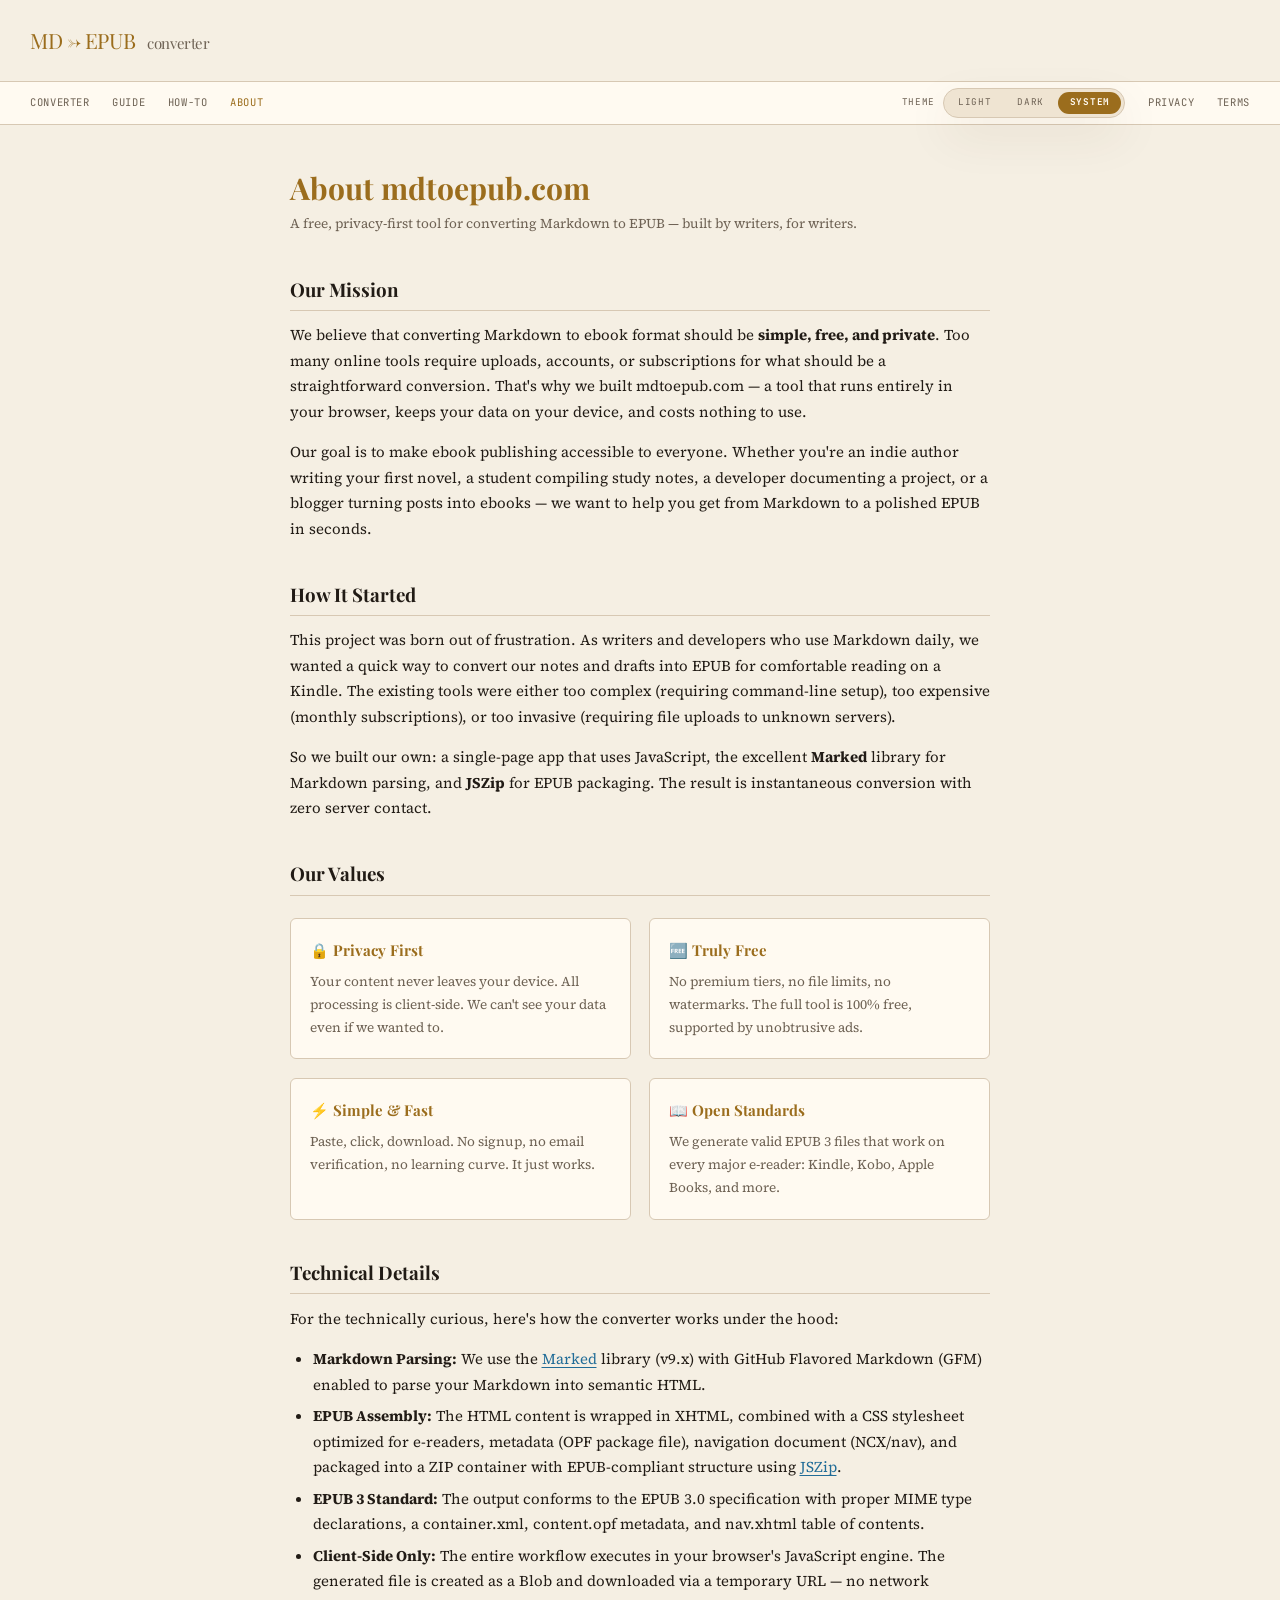
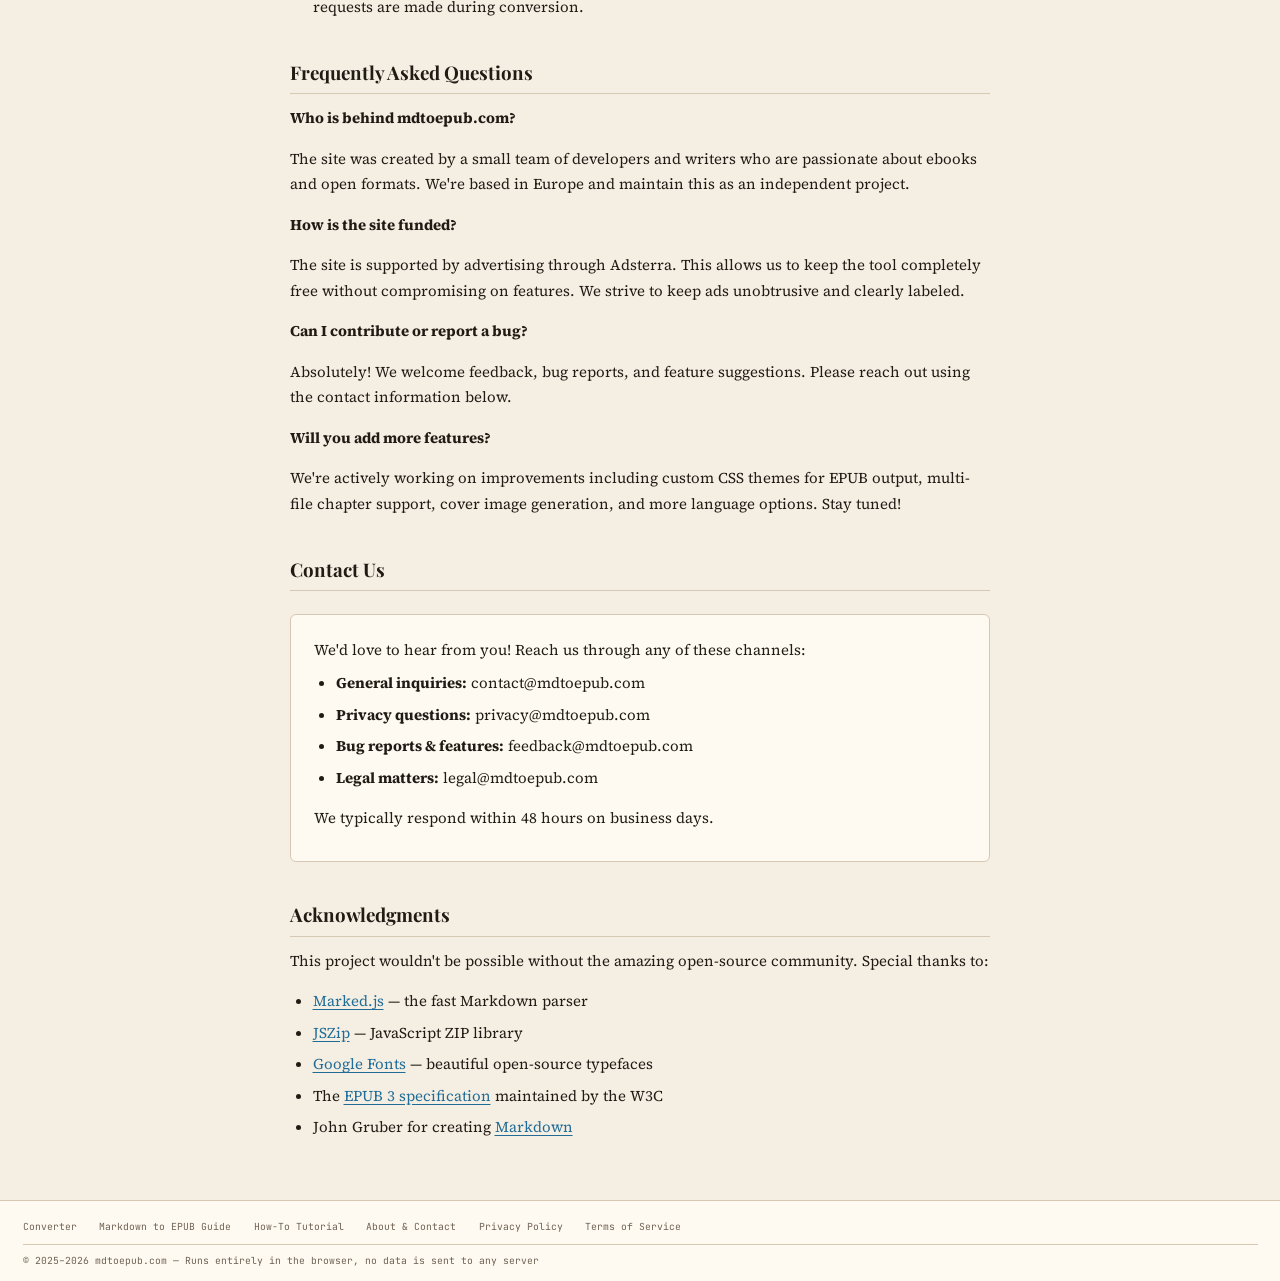
<file: about.html>
<!doctype html>
<html lang="en">
  <head>
    <meta charset="UTF-8" />
    <meta name="viewport" content="width=device-width, initial-scale=1.0" />
    <meta name="google-adsense-account" content="ca-pub-4608381042047290" />
    <!-- Google AdSense (Auto Ads) -->
    <script
      async
      src="https://pagead2.googlesyndication.com/pagead/js/adsbygoogle.js?client=ca-pub-4608381042047290"
      crossorigin="anonymous"
    ></script>
    <title>About — Markdown to EPUB Converter (mdtoepub.com)</title>
    <meta
      name="description"
      content="Learn about mdtoepub.com, the free browser-based Markdown to EPUB converter. Meet the team, understand our mission, and find contact information."
    />
    <meta name="robots" content="index, follow" />
    <meta name="theme-color" content="#0e0e0f" />
    <script>
      (function () {
        const key = "mdtoepub-theme";
        let preference = "system";

        try {
          const storedPreference = window.localStorage.getItem(key);
          if (
            storedPreference === "light" ||
            storedPreference === "dark" ||
            storedPreference === "system"
          ) {
            preference = storedPreference;
          }
        } catch {
          preference = "system";
        }

        const prefersDark =
          window.matchMedia &&
          window.matchMedia("(prefers-color-scheme: dark)").matches;
        const resolvedTheme =
          preference === "system"
            ? prefersDark
              ? "dark"
              : "light"
            : preference;

        document.documentElement.dataset.themePreference = preference;
        document.documentElement.dataset.theme = resolvedTheme;
      })();
    </script>
    <link rel="canonical" href="https://mdtoepub.com/about.html" />
    <link
      rel="icon"
      type="image/svg+xml"
      href="data:image/svg+xml,%3Csvg xmlns='http://www.w3.org/2000/svg' viewBox='0 0 100 100'%3E%3Crect width='100' height='100' rx='16' fill='%230e0e0f'/%3E%3Ctext x='50' y='68' text-anchor='middle' font-family='Georgia,serif' font-size='48' font-weight='bold' fill='%23e8c97e'%3EE%3C/text%3E%3C/svg%3E"
    />
    <style>
      @import url("https://fonts.googleapis.com/css2?family=Playfair+Display:wght@400;700&family=JetBrains+Mono:wght@400;500&family=Source+Serif+4:ital,wght@0,300;0,400;1,300&display=swap");

      *,
      *::before,
      *::after {
        box-sizing: border-box;
        margin: 0;
        padding: 0;
      }

      :root {
        --bg: #0e0e0f;
        --surface: #161618;
        --surface2: #1e1e21;
        --border: #2a2a2e;
        --accent: #e8c97e;
        --accent2: #7eb8e8;
        --text: #e8e6e0;
        --muted: #7a7870;
        --radius: 6px;
      }

      html,
      body {
        background: var(--bg);
        color: var(--text);
        font-family: "Source Serif 4", serif;
        font-size: 15px;
        line-height: 1.7;
        overflow-x: hidden;
        max-width: 100vw;
      }

      .shell {
        min-height: 100vh;
        display: grid;
        grid-template-rows: auto auto auto 1fr auto;
      }

      header {
        padding: 1.5rem 2rem;
        border-bottom: 1px solid var(--border);
        display: flex;
        align-items: center;
        gap: 1rem;
      }
      .logo {
        font-family: "Playfair Display", serif;
        font-size: 1.4rem;
        letter-spacing: -0.02em;
        color: var(--accent);
        text-decoration: none;
      }
      .logo span {
        color: var(--muted);
        font-weight: 400;
        font-size: 1rem;
        margin-left: 0.5rem;
      }

      nav {
        background: var(--surface);
        border-bottom: 1px solid var(--border);
        padding: 0.4rem 2rem;
        display: flex;
        align-items: center;
        gap: 1.5rem;
        font-family: "JetBrains Mono", monospace;
        font-size: 0.7rem;
      }
      nav a {
        color: var(--muted);
        text-decoration: none;
        text-transform: uppercase;
        letter-spacing: 0.06em;
        padding: 0.3rem 0;
        transition: color 0.15s;
      }
      nav a:hover,
      nav a.active {
        color: var(--accent);
      }
      nav .nav-spacer {
        flex: 1;
      }

      .ad-banner {
        background: var(--surface);
        border-bottom: 1px solid var(--border);
        display: flex;
        align-items: center;
        justify-content: center;
        gap: 0.75rem;
        min-height: 60px;
        position: relative;
        width: 100%;
        max-width: 100%;
        min-width: 0;
        overflow: hidden;
      }
      .ad-banner .ad-slot {
        text-align: center;
        max-width: 728px;
        width: 100%;
        min-height: 50px;
        display: flex;
        align-items: center;
        justify-content: center;
        min-width: 0;
        overflow-x: auto;
        overflow-y: hidden;
        -webkit-overflow-scrolling: touch;
      }

      .ad-banner .ad-slot > * {
        flex: 0 0 auto;
      }
      .ad-banner .ad-label {
        position: absolute;
        top: 4px;
        right: 12px;
        font-family: "JetBrains Mono", monospace;
        font-size: 0.5rem;
        text-transform: uppercase;
        letter-spacing: 0.1em;
        color: var(--muted);
        opacity: 0.5;
      }

      .content {
        max-width: 760px;
        margin: 0 auto;
        padding: 3rem 2rem;
      }
      .content h1 {
        font-family: "Playfair Display", serif;
        font-size: 2rem;
        color: var(--accent);
        margin-bottom: 0.5rem;
        line-height: 1.2;
      }
      .content .subtitle {
        color: var(--muted);
        font-size: 0.9rem;
        margin-bottom: 2rem;
      }
      .content h2 {
        font-family: "Playfair Display", serif;
        font-size: 1.25rem;
        color: var(--text);
        margin-top: 2.5rem;
        margin-bottom: 0.75rem;
        padding-bottom: 0.3rem;
        border-bottom: 1px solid var(--border);
      }
      .content h3 {
        font-size: 1.05rem;
        color: var(--accent2);
        margin-top: 1.5rem;
        margin-bottom: 0.5rem;
      }
      .content p {
        margin-bottom: 1rem;
        color: var(--text);
      }
      .content ul,
      .content ol {
        padding-left: 1.5em;
        margin-bottom: 1rem;
      }
      .content li {
        margin-bottom: 0.4rem;
      }
      .content a {
        color: var(--accent2);
        text-decoration: underline;
        text-underline-offset: 3px;
      }
      .content strong {
        color: var(--text);
      }

      .card-grid {
        display: grid;
        grid-template-columns: 1fr 1fr;
        gap: 1.25rem;
        margin: 1.5rem 0;
      }
      .card {
        background: var(--surface);
        border: 1px solid var(--border);
        border-radius: var(--radius);
        padding: 1.25rem;
      }
      .card h3 {
        font-family: "Playfair Display", serif;
        font-size: 1rem;
        color: var(--accent);
        margin: 0 0 0.5rem;
        border: none;
      }
      .card p {
        font-size: 0.9rem;
        color: var(--muted);
        margin: 0;
      }

      .contact-box {
        background: var(--surface);
        border: 1px solid var(--border);
        border-radius: var(--radius);
        padding: 1.5rem;
        margin: 1.5rem 0;
      }
      .contact-box p {
        margin-bottom: 0.5rem;
      }

      footer {
        padding: 1.2rem 1.5rem 0.8rem;
        border-top: 1px solid var(--border);
        background: var(--surface);
        font-family: "JetBrains Mono", monospace;
        font-size: 0.65rem;
        color: var(--muted);
        display: flex;
        flex-direction: column;
        gap: 0.6rem;
      }
      .footer-top {
        display: flex;
        justify-content: space-between;
        align-items: center;
      }
      .footer-links {
        display: flex;
        gap: 1.5rem;
        flex-wrap: wrap;
      }
      .footer-links a {
        color: var(--muted);
        text-decoration: none;
        transition: color 0.15s;
      }
      .footer-links a:hover {
        color: var(--accent);
      }
      .footer-bottom {
        display: flex;
        justify-content: space-between;
        align-items: center;
        padding-top: 0.5rem;
        border-top: 1px solid var(--border);
      }

      ::-webkit-scrollbar {
        width: 5px;
      }
      ::-webkit-scrollbar-track {
        background: transparent;
      }
      ::-webkit-scrollbar-thumb {
        background: var(--border);
        border-radius: 10px;
      }

      @media (max-width: 768px) {
        header {
          padding: 1rem 1rem;
        }
        .logo {
          font-size: 1.15rem;
        }
        .logo span {
          font-size: 0.8rem;
          margin-left: 0.3rem;
        }
        nav {
          padding: 0.4rem 1rem;
          gap: 0.75rem;
          overflow-x: auto;
          -webkit-overflow-scrolling: touch;
          white-space: nowrap;
          scrollbar-width: none;
        }
        nav::-webkit-scrollbar {
          display: none;
        }
        .ad-banner {
          padding: 0.4rem 0.5rem;
          min-height: 50px;
        }
        .ad-banner .ad-slot {
          max-width: 100%;
        }
        .content {
          padding: 2rem 1rem;
        }
        .content h1 {
          font-size: 1.5rem;
        }
        .content h2 {
          font-size: 1.1rem;
          margin-top: 2rem;
        }
        .card-grid {
          grid-template-columns: 1fr;
        }
        .contact-box {
          padding: 1rem;
        }
        footer {
          padding: 1rem 1rem 0.6rem;
        }
        .footer-top {
          flex-direction: column;
          align-items: flex-start;
          gap: 0.4rem;
        }
        .footer-links {
          gap: 0.75rem;
          flex-wrap: wrap;
        }
        .footer-bottom {
          flex-direction: column;
          align-items: flex-start;
          gap: 0.3rem;
          font-size: 0.6rem;
        }
      }

      @media (max-width: 480px) {
        header {
          padding: 0.75rem 0.75rem;
        }
        .logo {
          font-size: 1rem;
        }
        nav {
          padding: 0.35rem 0.75rem;
          gap: 0.6rem;
          font-size: 0.6rem;
        }
        .content {
          padding: 1.5rem 0.75rem;
        }
        .content h1 {
          font-size: 1.25rem;
        }
      }
    </style>
    <link rel="stylesheet" href="assets/theme.css" />
  </head>
  <body>
    <div class="shell">
      <header>
        <a href="/" class="logo">MD → EPUB <span>converter</span></a>
      </header>

      <nav>
        <a href="/">Converter</a>
        <a href="/guide.html">Guide</a>
        <a href="/how-to.html">How-To</a>
        <a href="/about.html" class="active">About</a>
        <span class="nav-spacer"></span>
        <a href="/privacy.html">Privacy</a>
        <a href="/terms.html">Terms</a>
      </nav>

      <div class="content">
        <h1>About mdtoepub.com</h1>
        <p class="subtitle">
          A free, privacy-first tool for converting Markdown to EPUB — built by
          writers, for writers.
        </p>

        <h2>Our Mission</h2>
        <p>
          We believe that converting Markdown to ebook format should be
          <strong>simple, free, and private</strong>. Too many online tools
          require uploads, accounts, or subscriptions for what should be a
          straightforward conversion. That's why we built mdtoepub.com — a tool
          that runs entirely in your browser, keeps your data on your device,
          and costs nothing to use.
        </p>
        <p>
          Our goal is to make ebook publishing accessible to everyone. Whether
          you're an indie author writing your first novel, a student compiling
          study notes, a developer documenting a project, or a blogger turning
          posts into ebooks — we want to help you get from Markdown to a
          polished EPUB in seconds.
        </p>

        <h2>How It Started</h2>
        <p>
          This project was born out of frustration. As writers and developers
          who use Markdown daily, we wanted a quick way to convert our notes and
          drafts into EPUB for comfortable reading on a Kindle. The existing
          tools were either too complex (requiring command-line setup), too
          expensive (monthly subscriptions), or too invasive (requiring file
          uploads to unknown servers).
        </p>
        <p>
          So we built our own: a single-page app that uses JavaScript, the
          excellent <strong>Marked</strong> library for Markdown parsing, and
          <strong>JSZip</strong> for EPUB packaging. The result is instantaneous
          conversion with zero server contact.
        </p>

        <h2>Our Values</h2>
        <div class="card-grid">
          <div class="card">
            <h3>🔒 Privacy First</h3>
            <p>
              Your content never leaves your device. All processing is
              client-side. We can't see your data even if we wanted to.
            </p>
          </div>
          <div class="card">
            <h3>🆓 Truly Free</h3>
            <p>
              No premium tiers, no file limits, no watermarks. The full tool is
              100% free, supported by unobtrusive ads.
            </p>
          </div>
          <div class="card">
            <h3>⚡ Simple & Fast</h3>
            <p>
              Paste, click, download. No signup, no email verification, no
              learning curve. It just works.
            </p>
          </div>
          <div class="card">
            <h3>📖 Open Standards</h3>
            <p>
              We generate valid EPUB 3 files that work on every major e-reader:
              Kindle, Kobo, Apple Books, and more.
            </p>
          </div>
        </div>

        <h2>Technical Details</h2>
        <p>
          For the technically curious, here's how the converter works under the
          hood:
        </p>
        <ul>
          <li>
            <strong>Markdown Parsing:</strong> We use the
            <a href="https://marked.js.org/" target="_blank" rel="noopener"
              >Marked</a
            >
            library (v9.x) with GitHub Flavored Markdown (GFM) enabled to parse
            your Markdown into semantic HTML.
          </li>
          <li>
            <strong>EPUB Assembly:</strong> The HTML content is wrapped in
            XHTML, combined with a CSS stylesheet optimized for e-readers,
            metadata (OPF package file), navigation document (NCX/nav), and
            packaged into a ZIP container with EPUB-compliant structure using
            <a
              href="https://stuk.github.io/jszip/"
              target="_blank"
              rel="noopener"
              >JSZip</a
            >.
          </li>
          <li>
            <strong>EPUB 3 Standard:</strong> The output conforms to the EPUB
            3.0 specification with proper MIME type declarations, a
            container.xml, content.opf metadata, and nav.xhtml table of
            contents.
          </li>
          <li>
            <strong>Client-Side Only:</strong> The entire workflow executes in
            your browser's JavaScript engine. The generated file is created as a
            Blob and downloaded via a temporary URL — no network requests are
            made during conversion.
          </li>
        </ul>

        <h2>Frequently Asked Questions</h2>
        <p><strong>Who is behind mdtoepub.com?</strong></p>
        <p>
          The site was created by a small team of developers and writers who are
          passionate about ebooks and open formats. We're based in Europe and
          maintain this as an independent project.
        </p>
        <p><strong>How is the site funded?</strong></p>
        <p>
          The site is supported by advertising through Adsterra. This allows us
          to keep the tool completely free without compromising on features. We
          strive to keep ads unobtrusive and clearly labeled.
        </p>
        <p><strong>Can I contribute or report a bug?</strong></p>
        <p>
          Absolutely! We welcome feedback, bug reports, and feature suggestions.
          Please reach out using the contact information below.
        </p>
        <p><strong>Will you add more features?</strong></p>
        <p>
          We're actively working on improvements including custom CSS themes for
          EPUB output, multi-file chapter support, cover image generation, and
          more language options. Stay tuned!
        </p>

        <h2>Contact Us</h2>
        <div class="contact-box">
          <p>
            We'd love to hear from you! Reach us through any of these channels:
          </p>
          <ul>
            <li><strong>General inquiries:</strong> contact@mdtoepub.com</li>
            <li><strong>Privacy questions:</strong> privacy@mdtoepub.com</li>
            <li>
              <strong>Bug reports &amp; features:</strong> feedback@mdtoepub.com
            </li>
            <li><strong>Legal matters:</strong> legal@mdtoepub.com</li>
          </ul>
          <p>We typically respond within 48 hours on business days.</p>
        </div>

        <h2>Acknowledgments</h2>
        <p>
          This project wouldn't be possible without the amazing open-source
          community. Special thanks to:
        </p>
        <ul>
          <li>
            <a href="https://marked.js.org/" target="_blank" rel="noopener"
              >Marked.js</a
            >
            — the fast Markdown parser
          </li>
          <li>
            <a
              href="https://stuk.github.io/jszip/"
              target="_blank"
              rel="noopener"
              >JSZip</a
            >
            — JavaScript ZIP library
          </li>
          <li>
            <a href="https://fonts.google.com/" target="_blank" rel="noopener"
              >Google Fonts</a
            >
            — beautiful open-source typefaces
          </li>
          <li>
            The
            <a
              href="https://www.w3.org/publishing/epub3/"
              target="_blank"
              rel="noopener"
              >EPUB 3 specification</a
            >
            maintained by the W3C
          </li>
          <li>
            John Gruber for creating
            <a
              href="https://daringfireball.net/projects/markdown/"
              target="_blank"
              rel="noopener"
              >Markdown</a
            >
          </li>
        </ul>
      </div>

      <footer>
        <div class="footer-top">
          <div class="footer-links">
            <a href="/">Converter</a>
            <a href="/guide.html">Markdown to EPUB Guide</a>
            <a href="/how-to.html">How-To Tutorial</a>
            <a href="/about.html">About &amp; Contact</a>
            <a href="/privacy.html">Privacy Policy</a>
            <a href="/terms.html">Terms of Service</a>
          </div>
        </div>
        <div class="footer-bottom">
          <span
            >© 2025–2026 mdtoepub.com — Runs entirely in the browser, no data is
            sent to any server</span
          >
        </div>
      </footer>
    </div>
    <script src="assets/theme.js"></script>
  </body>
</html>
</file>
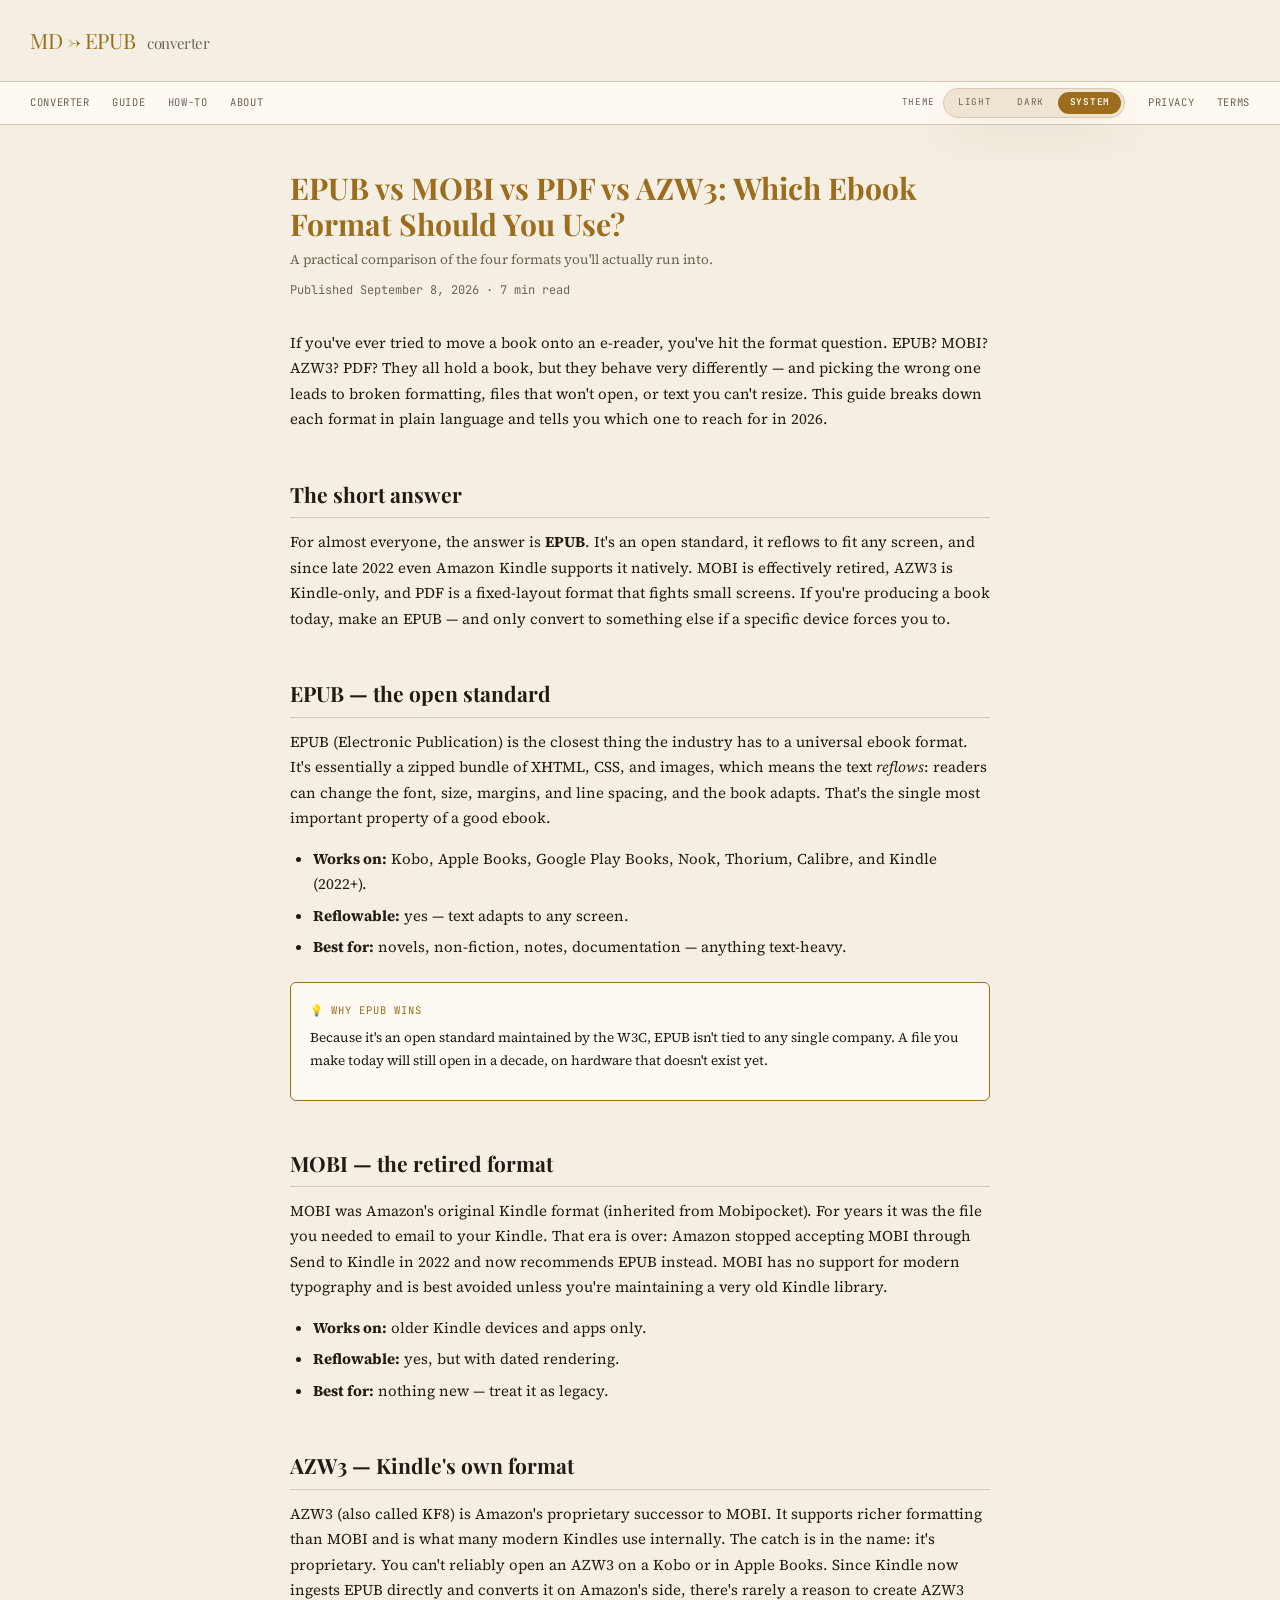
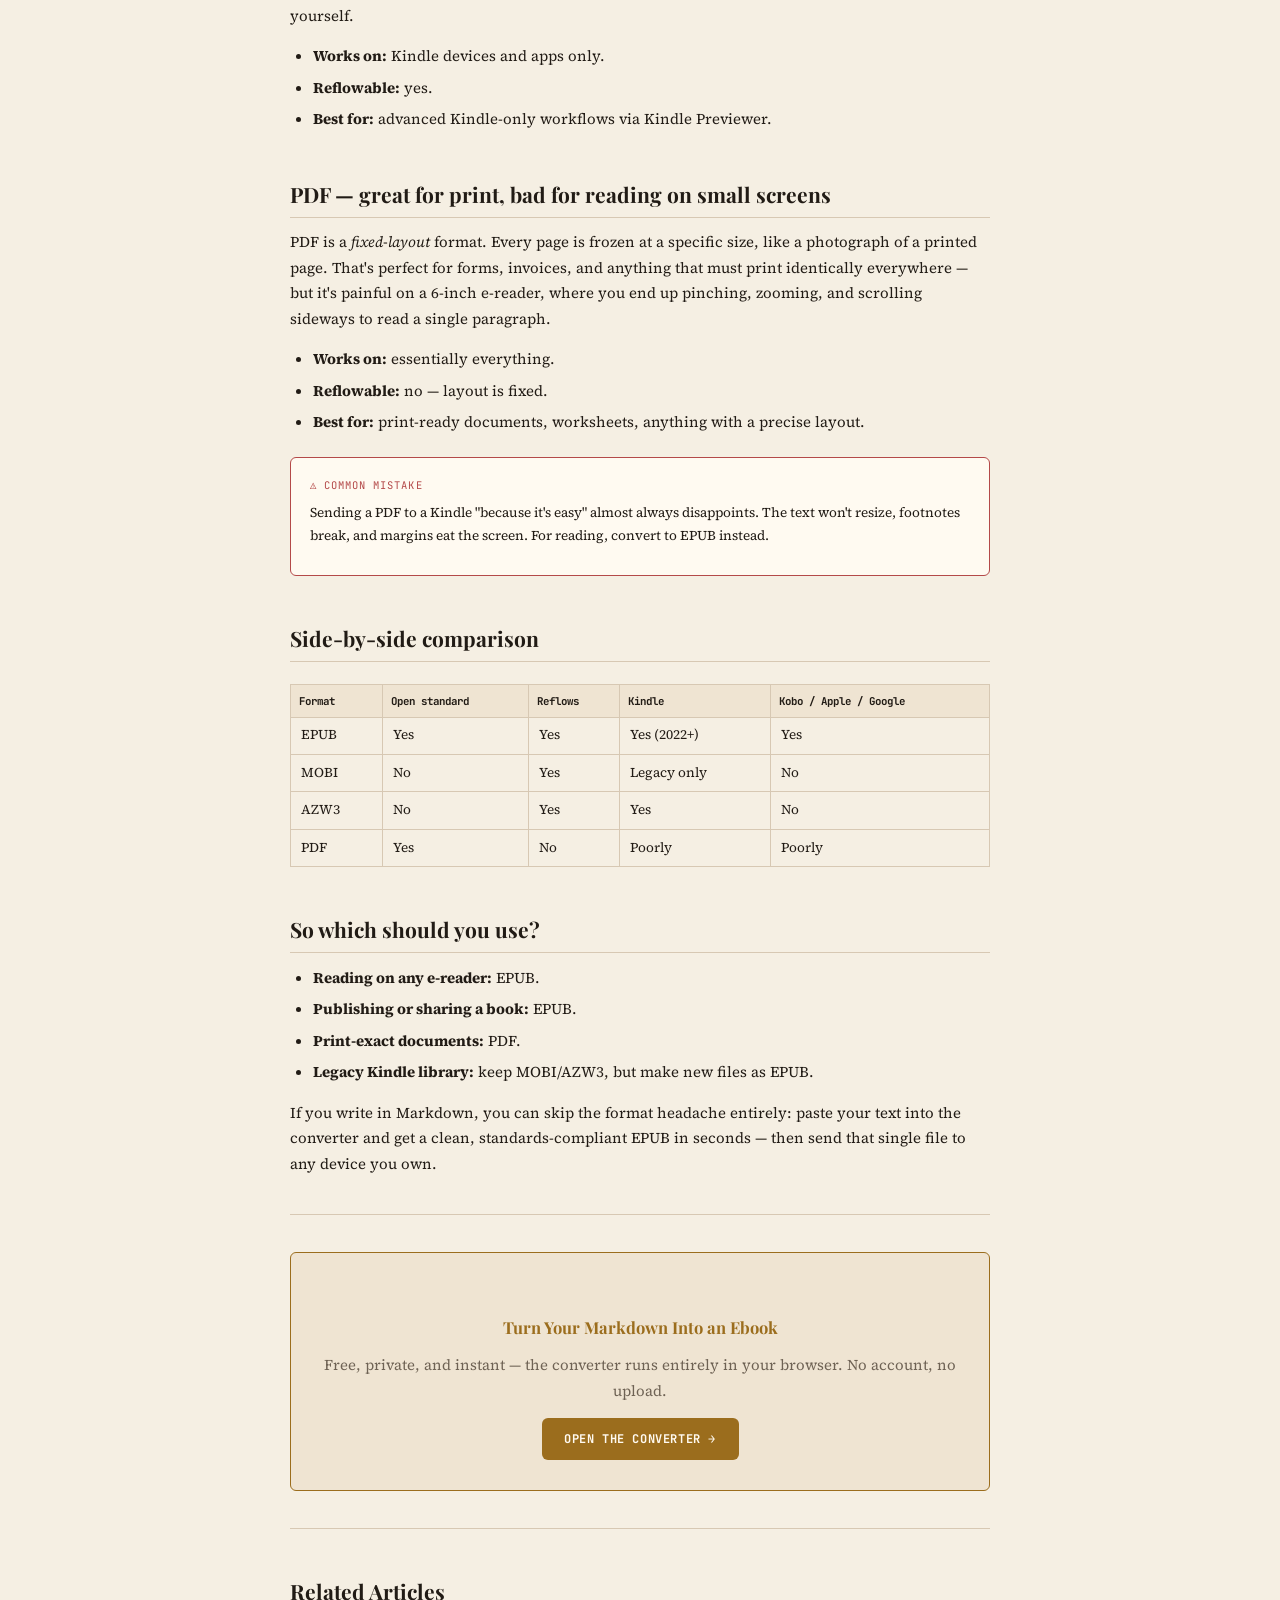
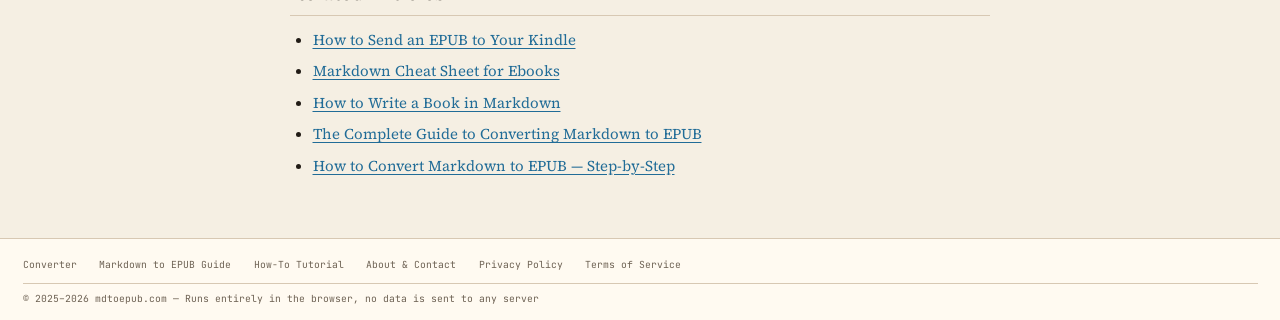
<file: epub-vs-mobi-vs-pdf.html>
<!doctype html>
<html lang="en">
  <head>
    <meta charset="UTF-8" />
    <meta name="viewport" content="width=device-width, initial-scale=1.0" />
    <meta name="google-adsense-account" content="ca-pub-4608381042047290" />
    <!-- Google AdSense (Auto Ads) -->
    <script
      async
      src="https://pagead2.googlesyndication.com/pagead/js/adsbygoogle.js?client=ca-pub-4608381042047290"
      crossorigin="anonymous"
    ></script>
    <title>EPUB vs MOBI vs PDF vs AZW3: Which Ebook Format Should You Use?</title>
    <meta
      name="description"
      content="A plain-English comparison of the main ebook formats — EPUB, MOBI, AZW3, and PDF. Learn which format works on Kindle, Kobo, and Apple Books, and which one to pick in 2026."
    />
    <meta
      name="keywords"
      content="epub vs mobi, epub vs pdf, azw3 vs epub, ebook formats compared, best ebook format, kindle format 2026, mobi deprecated"
    />
    <meta name="robots" content="index, follow" />
    <meta name="theme-color" content="#0e0e0f" />
    <script>
      (function () {
        const key = "mdtoepub-theme";
        let preference = "system";

        try {
          const storedPreference = window.localStorage.getItem(key);
          if (
            storedPreference === "light" ||
            storedPreference === "dark" ||
            storedPreference === "system"
          ) {
            preference = storedPreference;
          }
        } catch {
          preference = "system";
        }

        const prefersDark =
          window.matchMedia &&
          window.matchMedia("(prefers-color-scheme: dark)").matches;
        const resolvedTheme =
          preference === "system"
            ? prefersDark
              ? "dark"
              : "light"
            : preference;

        document.documentElement.dataset.themePreference = preference;
        document.documentElement.dataset.theme = resolvedTheme;
      })();
    </script>
    <link rel="canonical" href="https://mdtoepub.com/epub-vs-mobi-vs-pdf.html" />
    <link
      rel="icon"
      type="image/svg+xml"
      href="data:image/svg+xml,%3Csvg xmlns='http://www.w3.org/2000/svg' viewBox='0 0 100 100'%3E%3Crect width='100' height='100' rx='16' fill='%230e0e0f'/%3E%3Ctext x='50' y='68' text-anchor='middle' font-family='Georgia,serif' font-size='48' font-weight='bold' fill='%23e8c97e'%3EE%3C/text%3E%3C/svg%3E"
    />
    <meta
      property="og:title"
      content="EPUB vs MOBI vs PDF vs AZW3: Which Ebook Format Should You Use?"
    />
    <meta
      property="og:description"
      content="EPUB, MOBI, AZW3 or PDF? A clear comparison of ebook formats and which one to use for Kindle and e-readers."
    />
    <meta property="og:type" content="article" />
    <meta property="og:url" content="https://mdtoepub.com/epub-vs-mobi-vs-pdf.html" />

    <!-- Structured Data: Article -->
    <script type="application/ld+json">
      {
        "@context": "https://schema.org",
        "@type": "Article",
        "headline": "EPUB vs MOBI vs PDF vs AZW3: Which Ebook Format Should You Use?",
        "description": "A plain-English comparison of the main ebook formats — EPUB, MOBI, AZW3, and PDF. Learn which format works on Kindle, Kobo, and Apple Books, and which one to pick in 2026.",
        "url": "https://mdtoepub.com/epub-vs-mobi-vs-pdf.html",
        "author": { "@type": "Organization", "name": "mdtoepub.com" },
        "publisher": { "@type": "Organization", "name": "mdtoepub.com" },
        "datePublished": "2026-09-08",
        "dateModified": "2026-09-08"
      }
    </script>

    <style>
      @import url("https://fonts.googleapis.com/css2?family=Playfair+Display:wght@400;700&family=JetBrains+Mono:wght@400;500&family=Source+Serif+4:ital,wght@0,300;0,400;1,300&display=swap");

      *,
      *::before,
      *::after {
        box-sizing: border-box;
        margin: 0;
        padding: 0;
      }

      :root {
        --bg: #0e0e0f;
        --surface: #161618;
        --surface2: #1e1e21;
        --border: #2a2a2e;
        --accent: #e8c97e;
        --accent2: #7eb8e8;
        --text: #e8e6e0;
        --muted: #7a7870;
        --success: #6ec97e;
        --radius: 6px;
      }

      html,
      body {
        background: var(--bg);
        color: var(--text);
        font-family: "Source Serif 4", serif;
        font-size: 15px;
        line-height: 1.7;
        overflow-x: hidden;
        max-width: 100vw;
      }

      .shell {
        min-height: 100vh;
        display: grid;
        grid-template-rows: auto auto auto 1fr auto;
      }

      header {
        padding: 1.5rem 2rem;
        border-bottom: 1px solid var(--border);
        display: flex;
        align-items: center;
        gap: 1rem;
      }
      .logo {
        font-family: "Playfair Display", serif;
        font-size: 1.4rem;
        letter-spacing: -0.02em;
        color: var(--accent);
        text-decoration: none;
      }
      .logo span {
        color: var(--muted);
        font-weight: 400;
        font-size: 1rem;
        margin-left: 0.5rem;
      }

      nav {
        background: var(--surface);
        border-bottom: 1px solid var(--border);
        padding: 0.4rem 2rem;
        display: flex;
        align-items: center;
        gap: 1.5rem;
        font-family: "JetBrains Mono", monospace;
        font-size: 0.7rem;
      }
      nav a {
        color: var(--muted);
        text-decoration: none;
        text-transform: uppercase;
        letter-spacing: 0.06em;
        padding: 0.3rem 0;
        transition: color 0.15s;
      }
      nav a:hover,
      nav a.active {
        color: var(--accent);
      }
      nav .nav-spacer {
        flex: 1;
      }

      .ad-banner {
        background: var(--surface);
        border-bottom: 1px solid var(--border);
        display: flex;
        align-items: center;
        justify-content: center;
        gap: 0.75rem;
        min-height: 60px;
        position: relative;
        width: 100%;
        max-width: 100%;
        min-width: 0;
        overflow: hidden;
      }
      .ad-banner .ad-slot {
        text-align: center;
        max-width: 728px;
        width: 100%;
        min-height: 50px;
        display: flex;
        align-items: center;
        justify-content: center;
        min-width: 0;
        overflow-x: auto;
        overflow-y: hidden;
        -webkit-overflow-scrolling: touch;
      }

      .ad-banner .ad-slot > * {
        flex: 0 0 auto;
      }
      .ad-banner .ad-label {
        position: absolute;
        top: 4px;
        right: 12px;
        font-family: "JetBrains Mono", monospace;
        font-size: 0.5rem;
        text-transform: uppercase;
        letter-spacing: 0.1em;
        color: var(--muted);
        opacity: 0.5;
      }

      .content {
        max-width: 760px;
        margin: 0 auto;
        padding: 3rem 2rem;
      }
      .content h1 {
        font-family: "Playfair Display", serif;
        font-size: 2rem;
        color: var(--accent);
        margin-bottom: 0.5rem;
        line-height: 1.2;
      }
      .content .subtitle {
        color: var(--muted);
        font-size: 0.9rem;
        margin-bottom: 0.5rem;
      }
      .content .meta-info {
        color: var(--muted);
        font-size: 0.8rem;
        margin-bottom: 2rem;
        font-family: "JetBrains Mono", monospace;
      }
      .content h2 {
        font-family: "Playfair Display", serif;
        font-size: 1.4rem;
        color: var(--text);
        margin-top: 3rem;
        margin-bottom: 0.75rem;
        padding-bottom: 0.3rem;
        border-bottom: 1px solid var(--border);
      }
      .content h3 {
        font-size: 1.1rem;
        color: var(--accent2);
        margin-top: 2rem;
        margin-bottom: 0.5rem;
      }
      .content p {
        margin-bottom: 1rem;
        color: var(--text);
      }
      .content ul,
      .content ol {
        padding-left: 1.5em;
        margin-bottom: 1rem;
      }
      .content li {
        margin-bottom: 0.4rem;
      }
      .content a {
        color: var(--accent2);
        text-decoration: underline;
        text-underline-offset: 3px;
      }
      .content strong {
        color: var(--text);
      }
      .content code {
        font-family: "JetBrains Mono", monospace;
        font-size: 0.82em;
        background: var(--surface2);
        padding: 0.15em 0.35em;
        border-radius: 3px;
        color: var(--accent);
      }
      .content pre {
        background: var(--surface2);
        border: 1px solid var(--border);
        border-radius: var(--radius);
        padding: 1rem;
        overflow-x: auto;
        margin: 1rem 0 1.5rem;
        font-size: 0.85rem;
        line-height: 1.6;
      }
      .content pre code {
        background: none;
        padding: 0;
        color: var(--text);
      }
      .content blockquote {
        border-left: 3px solid var(--accent);
        margin: 1.5rem 0;
        padding: 0.75rem 1.25rem;
        color: var(--muted);
        font-style: italic;
        background: var(--surface);
        border-radius: 0 var(--radius) var(--radius) 0;
      }
      .content table {
        width: 100%;
        border-collapse: collapse;
        margin: 1.5rem 0;
        font-size: 0.9rem;
      }
      .content th {
        background: var(--surface2);
        padding: 0.6em 0.75em;
        border: 1px solid var(--border);
        text-align: left;
        font-family: "JetBrains Mono", monospace;
        font-size: 0.8em;
      }
      .content td {
        padding: 0.5em 0.75em;
        border: 1px solid var(--border);
      }
      .content hr {
        border: none;
        border-top: 1px solid var(--border);
        margin: 2.5rem 0;
      }

      /* Step cards */
      .step {
        background: var(--surface);
        border: 1px solid var(--border);
        border-radius: var(--radius);
        padding: 1.5rem;
        margin: 1.5rem 0;
        position: relative;
        padding-left: 4.5rem;
      }
      .step-number {
        position: absolute;
        left: 1.25rem;
        top: 1.25rem;
        width: 2.2rem;
        height: 2.2rem;
        border-radius: 50%;
        background: var(--accent);
        color: var(--accent-contrast);
        display: flex;
        align-items: center;
        justify-content: center;
        font-family: "JetBrains Mono", monospace;
        font-weight: 700;
        font-size: 0.9rem;
      }
      .step h3 {
        font-family: "Playfair Display", serif;
        font-size: 1.1rem;
        color: var(--text);
        margin: 0 0 0.75rem;
      }
      .step p {
        font-size: 0.95rem;
        margin-bottom: 0.75rem;
      }

      .tip-box {
        background: var(--surface);
        border: 1px solid var(--accent);
        border-radius: var(--radius);
        padding: 1.25rem;
        margin: 1.5rem 0;
      }
      .tip-box .tip-label {
        font-family: "JetBrains Mono", monospace;
        font-size: 0.7rem;
        text-transform: uppercase;
        letter-spacing: 0.1em;
        color: var(--accent);
        margin-bottom: 0.5rem;
      }
      .tip-box p {
        margin-bottom: 0.5rem;
        font-size: 0.9rem;
      }

      .warning-box {
        background: var(--surface);
        border: 1px solid var(--danger);
        border-radius: var(--radius);
        padding: 1.25rem;
        margin: 1.5rem 0;
      }
      .warning-box .warning-label {
        font-family: "JetBrains Mono", monospace;
        font-size: 0.7rem;
        text-transform: uppercase;
        letter-spacing: 0.1em;
        color: var(--danger);
        margin-bottom: 0.5rem;
      }
      .warning-box p {
        margin-bottom: 0.5rem;
        font-size: 0.9rem;
      }

      .example-box {
        background: var(--surface2);
        border: 1px solid var(--border);
        border-radius: var(--radius);
        margin: 1.5rem 0;
        overflow: hidden;
      }
      .example-box .example-header {
        background: var(--surface);
        padding: 0.5rem 1rem;
        font-family: "JetBrains Mono", monospace;
        font-size: 0.7rem;
        text-transform: uppercase;
        letter-spacing: 0.08em;
        color: var(--muted);
        border-bottom: 1px solid var(--border);
      }
      .example-box pre {
        margin: 0;
        border: none;
        border-radius: 0;
      }

      .cta-box {
        background: var(--surface2);
        border: 1px solid var(--accent);
        border-radius: var(--radius);
        padding: 2rem;
        margin: 2rem 0;
        text-align: center;
      }
      .cta-box h3 {
        color: var(--accent);
        margin-bottom: 0.75rem;
        font-family: "Playfair Display", serif;
      }
      .cta-box p {
        color: var(--muted);
        margin-bottom: 1rem;
      }
      .cta-box a.btn {
        display: inline-block;
        background: var(--accent);
        color: var(--accent-contrast);
        padding: 0.7rem 1.5rem;
        border-radius: var(--radius);
        font-family: "JetBrains Mono", monospace;
        font-size: 0.8rem;
        text-transform: uppercase;
        letter-spacing: 0.05em;
        text-decoration: none;
        font-weight: 700;
      }
      .cta-box a.btn:hover {
        filter: brightness(1.1);
      }

      .ad-mid {
        background: var(--surface);
        border: 1px solid var(--border);
        border-radius: var(--radius);
        padding: 0.75rem;
        margin: 2rem 0;
        text-align: center;
        position: relative;
      }
      .ad-mid .ad-label {
        position: absolute;
        top: 4px;
        right: 8px;
        font-family: "JetBrains Mono", monospace;
        font-size: 0.45rem;
        text-transform: uppercase;
        letter-spacing: 0.1em;
        color: var(--muted);
        opacity: 0.5;
      }

      footer {
        padding: 1.2rem 1.5rem 0.8rem;
        border-top: 1px solid var(--border);
        background: var(--surface);
        font-family: "JetBrains Mono", monospace;
        font-size: 0.65rem;
        color: var(--muted);
        display: flex;
        flex-direction: column;
        gap: 0.6rem;
      }
      .footer-top {
        display: flex;
        justify-content: space-between;
        align-items: center;
      }
      .footer-links {
        display: flex;
        gap: 1.5rem;
        flex-wrap: wrap;
      }
      .footer-links a {
        color: var(--muted);
        text-decoration: none;
        transition: color 0.15s;
      }
      .footer-links a:hover {
        color: var(--accent);
      }
      .footer-bottom {
        display: flex;
        justify-content: space-between;
        align-items: center;
        padding-top: 0.5rem;
        border-top: 1px solid var(--border);
      }

      ::-webkit-scrollbar {
        width: 5px;
      }
      ::-webkit-scrollbar-track {
        background: transparent;
      }
      ::-webkit-scrollbar-thumb {
        background: var(--border);
        border-radius: 10px;
      }

      /* — Mobile Responsive — */
      @media (max-width: 768px) {
        header {
          padding: 1rem 1rem;
        }
        .logo {
          font-size: 1.15rem;
        }
        .logo span {
          font-size: 0.8rem;
          margin-left: 0.3rem;
        }
        nav {
          padding: 0.4rem 1rem;
          gap: 0.75rem;
          overflow-x: auto;
          -webkit-overflow-scrolling: touch;
          white-space: nowrap;
          scrollbar-width: none;
        }
        nav::-webkit-scrollbar {
          display: none;
        }
        .ad-banner {
          padding: 0.4rem 0.5rem;
          min-height: 50px;
        }
        .ad-banner .ad-slot {
          max-width: 100%;
        }
        .content {
          padding: 2rem 1rem;
        }
        .content h1 {
          font-size: 1.5rem;
        }
        .content h2 {
          font-size: 1.2rem;
          margin-top: 2rem;
        }
        .step {
          padding: 1.25rem;
          padding-left: 4rem;
        }
        .step-number {
          left: 1rem;
          top: 1rem;
          width: 2rem;
          height: 2rem;
          font-size: 0.8rem;
        }
        .content pre {
          font-size: 0.78rem;
          padding: 0.75rem;
        }
        .tip-box {
          padding: 1rem;
        }
        .cta-box {
          padding: 1rem;
        }
        footer {
          padding: 1rem 1rem 0.6rem;
        }
        .footer-top {
          flex-direction: column;
          align-items: flex-start;
          gap: 0.4rem;
        }
        .footer-links {
          gap: 0.75rem;
          flex-wrap: wrap;
        }
        .footer-bottom {
          flex-direction: column;
          align-items: flex-start;
          gap: 0.3rem;
          font-size: 0.6rem;
        }
      }

      @media (max-width: 480px) {
        header {
          padding: 0.75rem 0.75rem;
        }
        .logo {
          font-size: 1rem;
        }
        nav {
          padding: 0.35rem 0.75rem;
          gap: 0.6rem;
          font-size: 0.6rem;
        }
        .content {
          padding: 1.5rem 0.75rem;
        }
        .content h1 {
          font-size: 1.25rem;
        }
        .step {
          padding: 1rem;
          padding-left: 3.5rem;
        }
      }
    </style>
    <link rel="stylesheet" href="assets/theme.css" />
  </head>
  <body>
    <div class="shell">
      <header>
        <a href="/" class="logo">MD → EPUB <span>converter</span></a>
      </header>

      <nav>
        <a href="/">Converter</a>
        <a href="/guide.html">Guide</a>
        <a href="/how-to.html">How-To</a>
        <a href="/about.html">About</a>
        <span class="nav-spacer"></span>
        <a href="/privacy.html">Privacy</a>
        <a href="/terms.html">Terms</a>
      </nav>

      <div class="content">
        <h1>EPUB vs MOBI vs PDF vs AZW3: Which Ebook Format Should You Use?</h1>
        <p class="subtitle">A practical comparison of the four formats you'll actually run into.</p>
        <p class="meta-info">Published September 8, 2026 · 7 min read</p>

        <p>
          If you've ever tried to move a book onto an e-reader, you've hit the
          format question. EPUB? MOBI? AZW3? PDF? They all hold a book, but they
          behave very differently — and picking the wrong one leads to broken
          formatting, files that won't open, or text you can't resize. This
          guide breaks down each format in plain language and tells you which
          one to reach for in 2026.
        </p>

        <h2>The short answer</h2>
        <p>
          For almost everyone, the answer is <strong>EPUB</strong>. It's an open
          standard, it reflows to fit any screen, and since late 2022 even
          Amazon Kindle supports it natively. MOBI is effectively retired, AZW3
          is Kindle-only, and PDF is a fixed-layout format that fights small
          screens. If you're producing a book today, make an EPUB — and only
          convert to something else if a specific device forces you to.
        </p>

        <h2>EPUB — the open standard</h2>
        <p>
          EPUB (Electronic Publication) is the closest thing the industry has to
          a universal ebook format. It's essentially a zipped bundle of XHTML,
          CSS, and images, which means the text <em>reflows</em>: readers can
          change the font, size, margins, and line spacing, and the book adapts.
          That's the single most important property of a good ebook.
        </p>
        <ul>
          <li><strong>Works on:</strong> Kobo, Apple Books, Google Play Books, Nook, Thorium, Calibre, and Kindle (2022+).</li>
          <li><strong>Reflowable:</strong> yes — text adapts to any screen.</li>
          <li><strong>Best for:</strong> novels, non-fiction, notes, documentation — anything text-heavy.</li>
        </ul>
        <div class="tip-box">
          <div class="tip-label">💡 Why EPUB wins</div>
          <p>
            Because it's an open standard maintained by the W3C, EPUB isn't tied
            to any single company. A file you make today will still open in a
            decade, on hardware that doesn't exist yet.
          </p>
        </div>

        <h2>MOBI — the retired format</h2>
        <p>
          MOBI was Amazon's original Kindle format (inherited from Mobipocket).
          For years it was the file you needed to email to your Kindle. That era
          is over: Amazon stopped accepting MOBI through Send to Kindle in
          2022 and now recommends EPUB instead. MOBI has no support for modern
          typography and is best avoided unless you're maintaining a very old
          Kindle library.
        </p>
        <ul>
          <li><strong>Works on:</strong> older Kindle devices and apps only.</li>
          <li><strong>Reflowable:</strong> yes, but with dated rendering.</li>
          <li><strong>Best for:</strong> nothing new — treat it as legacy.</li>
        </ul>

        <h2>AZW3 — Kindle's own format</h2>
        <p>
          AZW3 (also called KF8) is Amazon's proprietary successor to MOBI. It
          supports richer formatting than MOBI and is what many modern Kindles
          use internally. The catch is in the name: it's proprietary. You can't
          reliably open an AZW3 on a Kobo or in Apple Books. Since Kindle now
          ingests EPUB directly and converts it on Amazon's side, there's rarely
          a reason to create AZW3 yourself.
        </p>
        <ul>
          <li><strong>Works on:</strong> Kindle devices and apps only.</li>
          <li><strong>Reflowable:</strong> yes.</li>
          <li><strong>Best for:</strong> advanced Kindle-only workflows via Kindle Previewer.</li>
        </ul>

        <h2>PDF — great for print, bad for reading on small screens</h2>
        <p>
          PDF is a <em>fixed-layout</em> format. Every page is frozen at a
          specific size, like a photograph of a printed page. That's perfect for
          forms, invoices, and anything that must print identically everywhere —
          but it's painful on a 6-inch e-reader, where you end up pinching,
          zooming, and scrolling sideways to read a single paragraph.
        </p>
        <ul>
          <li><strong>Works on:</strong> essentially everything.</li>
          <li><strong>Reflowable:</strong> no — layout is fixed.</li>
          <li><strong>Best for:</strong> print-ready documents, worksheets, anything with a precise layout.</li>
        </ul>
        <div class="warning-box">
          <div class="warning-label">⚠ Common mistake</div>
          <p>
            Sending a PDF to a Kindle "because it's easy" almost always
            disappoints. The text won't resize, footnotes break, and margins eat
            the screen. For reading, convert to EPUB instead.
          </p>
        </div>

        <h2>Side-by-side comparison</h2>
        <table>
          <thead>
            <tr>
              <th>Format</th>
              <th>Open standard</th>
              <th>Reflows</th>
              <th>Kindle</th>
              <th>Kobo / Apple / Google</th>
            </tr>
          </thead>
          <tbody>
            <tr><td>EPUB</td><td>Yes</td><td>Yes</td><td>Yes (2022+)</td><td>Yes</td></tr>
            <tr><td>MOBI</td><td>No</td><td>Yes</td><td>Legacy only</td><td>No</td></tr>
            <tr><td>AZW3</td><td>No</td><td>Yes</td><td>Yes</td><td>No</td></tr>
            <tr><td>PDF</td><td>Yes</td><td>No</td><td>Poorly</td><td>Poorly</td></tr>
          </tbody>
        </table>

        <h2>So which should you use?</h2>
        <ul>
          <li><strong>Reading on any e-reader:</strong> EPUB.</li>
          <li><strong>Publishing or sharing a book:</strong> EPUB.</li>
          <li><strong>Print-exact documents:</strong> PDF.</li>
          <li><strong>Legacy Kindle library:</strong> keep MOBI/AZW3, but make new files as EPUB.</li>
        </ul>
        <p>
          If you write in Markdown, you can skip the format headache entirely:
          paste your text into the converter and get a clean, standards-compliant
          EPUB in seconds — then send that single file to any device you own.
        </p>

        <hr />
        <div class="cta-box">
          <h3>Turn Your Markdown Into an Ebook</h3>
          <p>
            Free, private, and instant — the converter runs entirely in your
            browser. No account, no upload.
          </p>
          <a href="/" class="btn">Open the Converter →</a>
        </div>
        <hr />
        <h2>Related Articles</h2>
        <ul>
          <li><a href="/send-epub-to-kindle.html">How to Send an EPUB to Your Kindle</a></li>
          <li><a href="/markdown-cheat-sheet.html">Markdown Cheat Sheet for Ebooks</a></li>
          <li><a href="/write-a-book-in-markdown.html">How to Write a Book in Markdown</a></li>
          <li><a href="/guide.html">The Complete Guide to Converting Markdown to EPUB</a></li>
          <li><a href="/how-to.html">How to Convert Markdown to EPUB — Step-by-Step</a></li>
        </ul>
      </div>

      <footer>
        <div class="footer-top">
          <div class="footer-links">
            <a href="/">Converter</a>
            <a href="/guide.html">Markdown to EPUB Guide</a>
            <a href="/how-to.html">How-To Tutorial</a>
            <a href="/about.html">About &amp; Contact</a>
            <a href="/privacy.html">Privacy Policy</a>
            <a href="/terms.html">Terms of Service</a>
          </div>
        </div>
        <div class="footer-bottom">
          <span
            >© 2025–2026 mdtoepub.com — Runs entirely in the browser, no data is
            sent to any server</span
          >
        </div>
      </footer>
    </div>
    <script src="assets/theme.js"></script>
  </body>
</html>
</file>
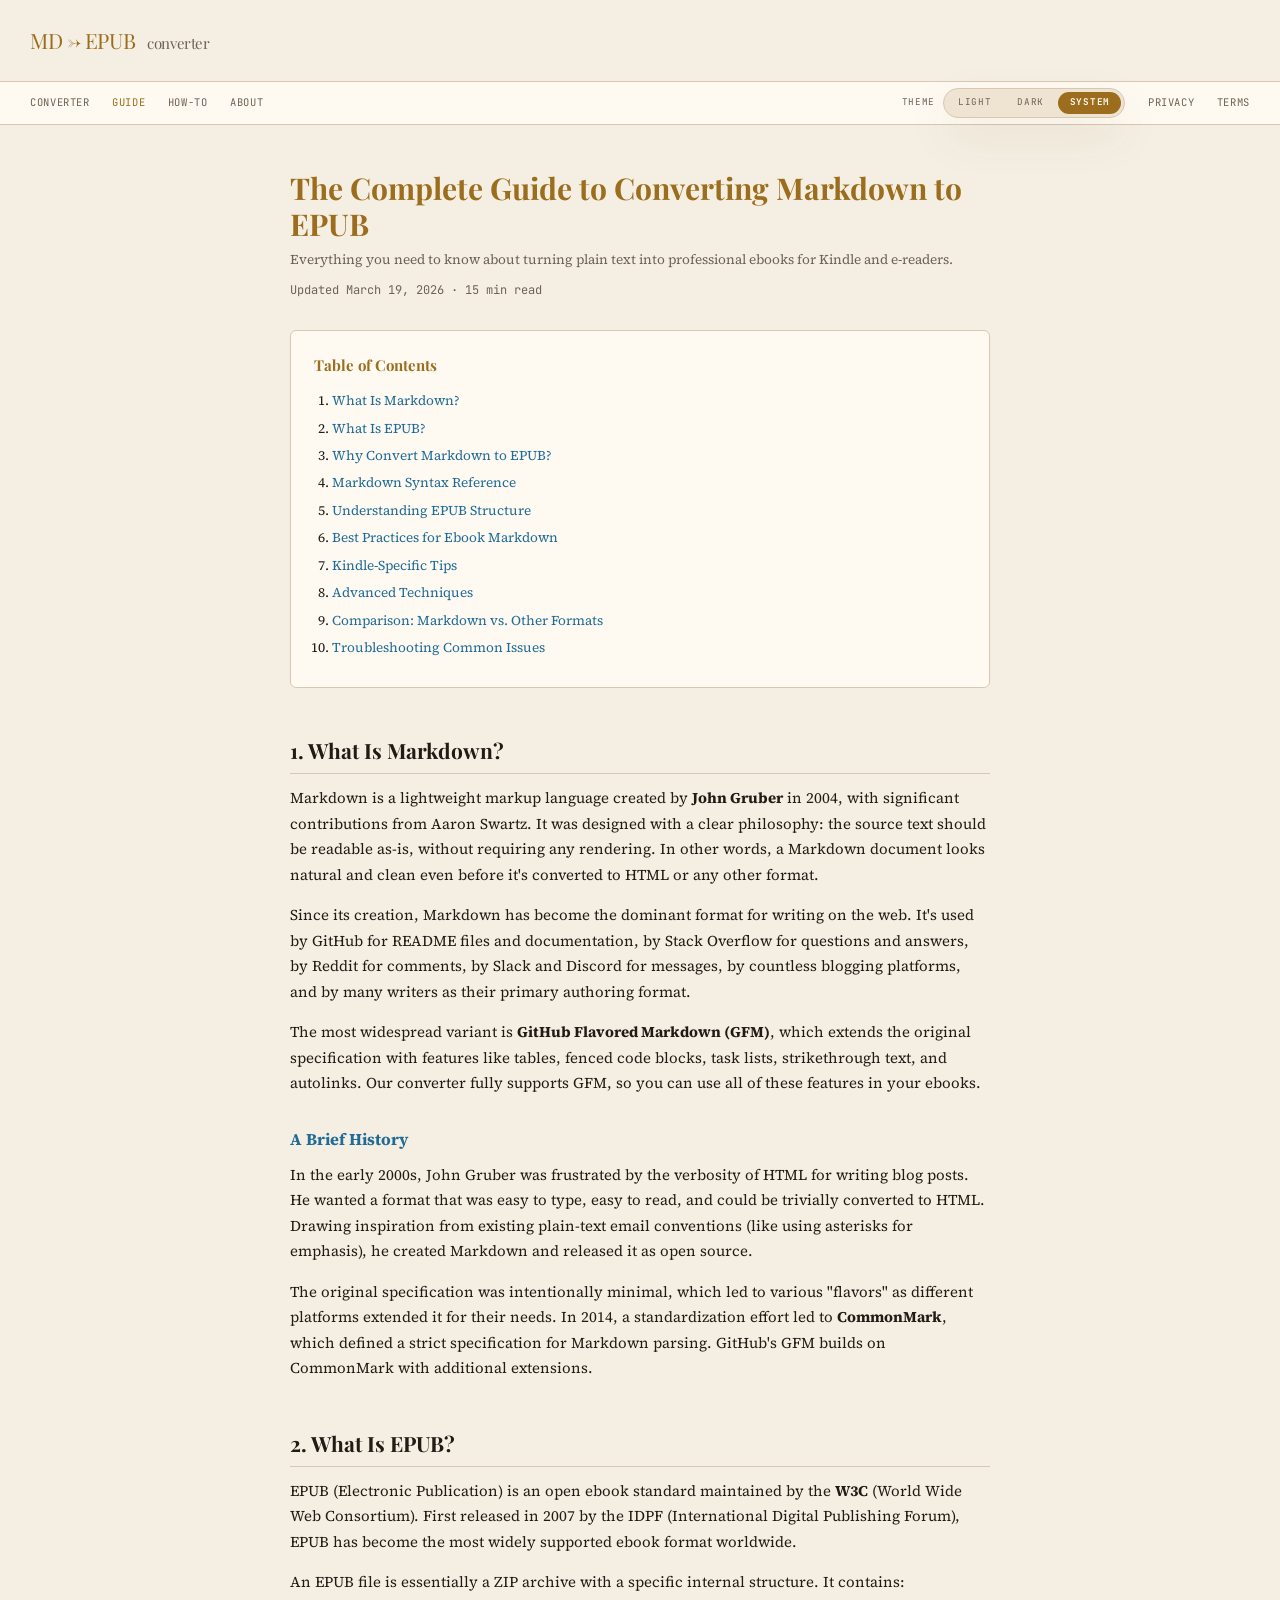
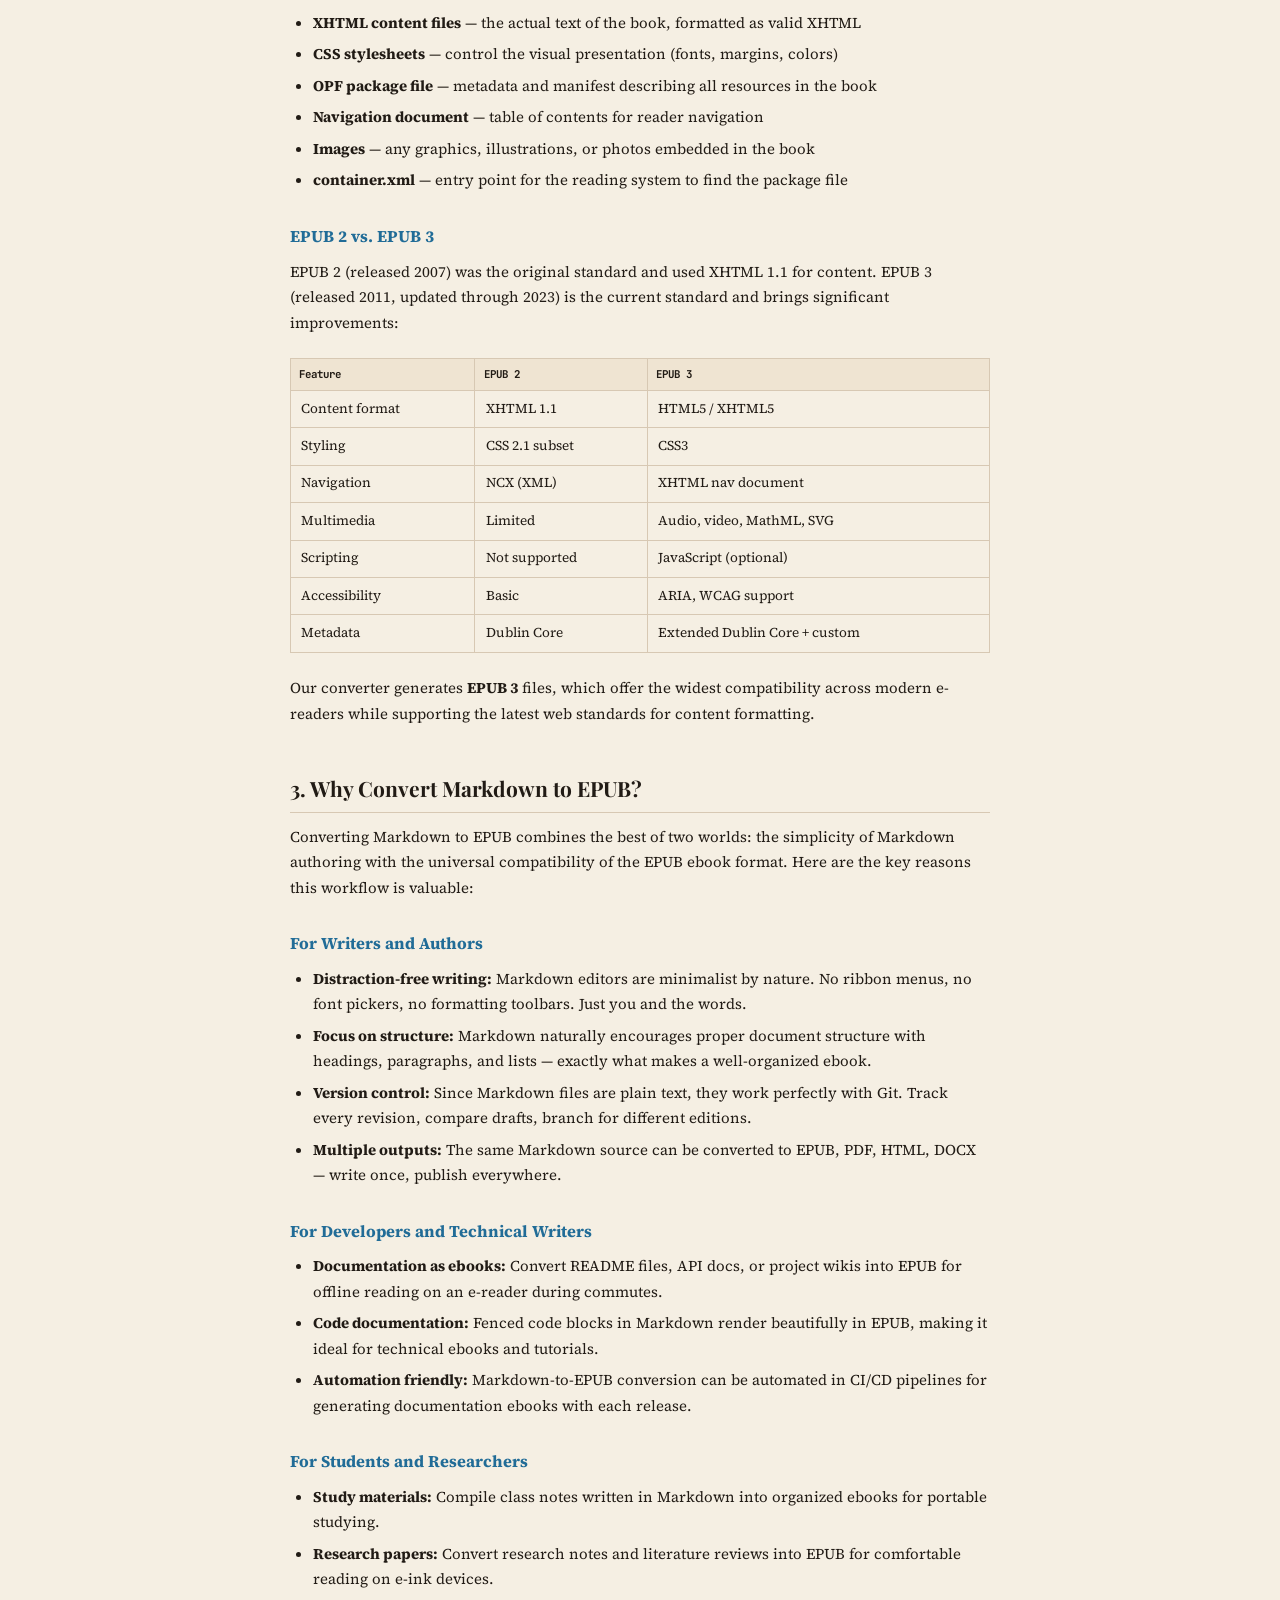
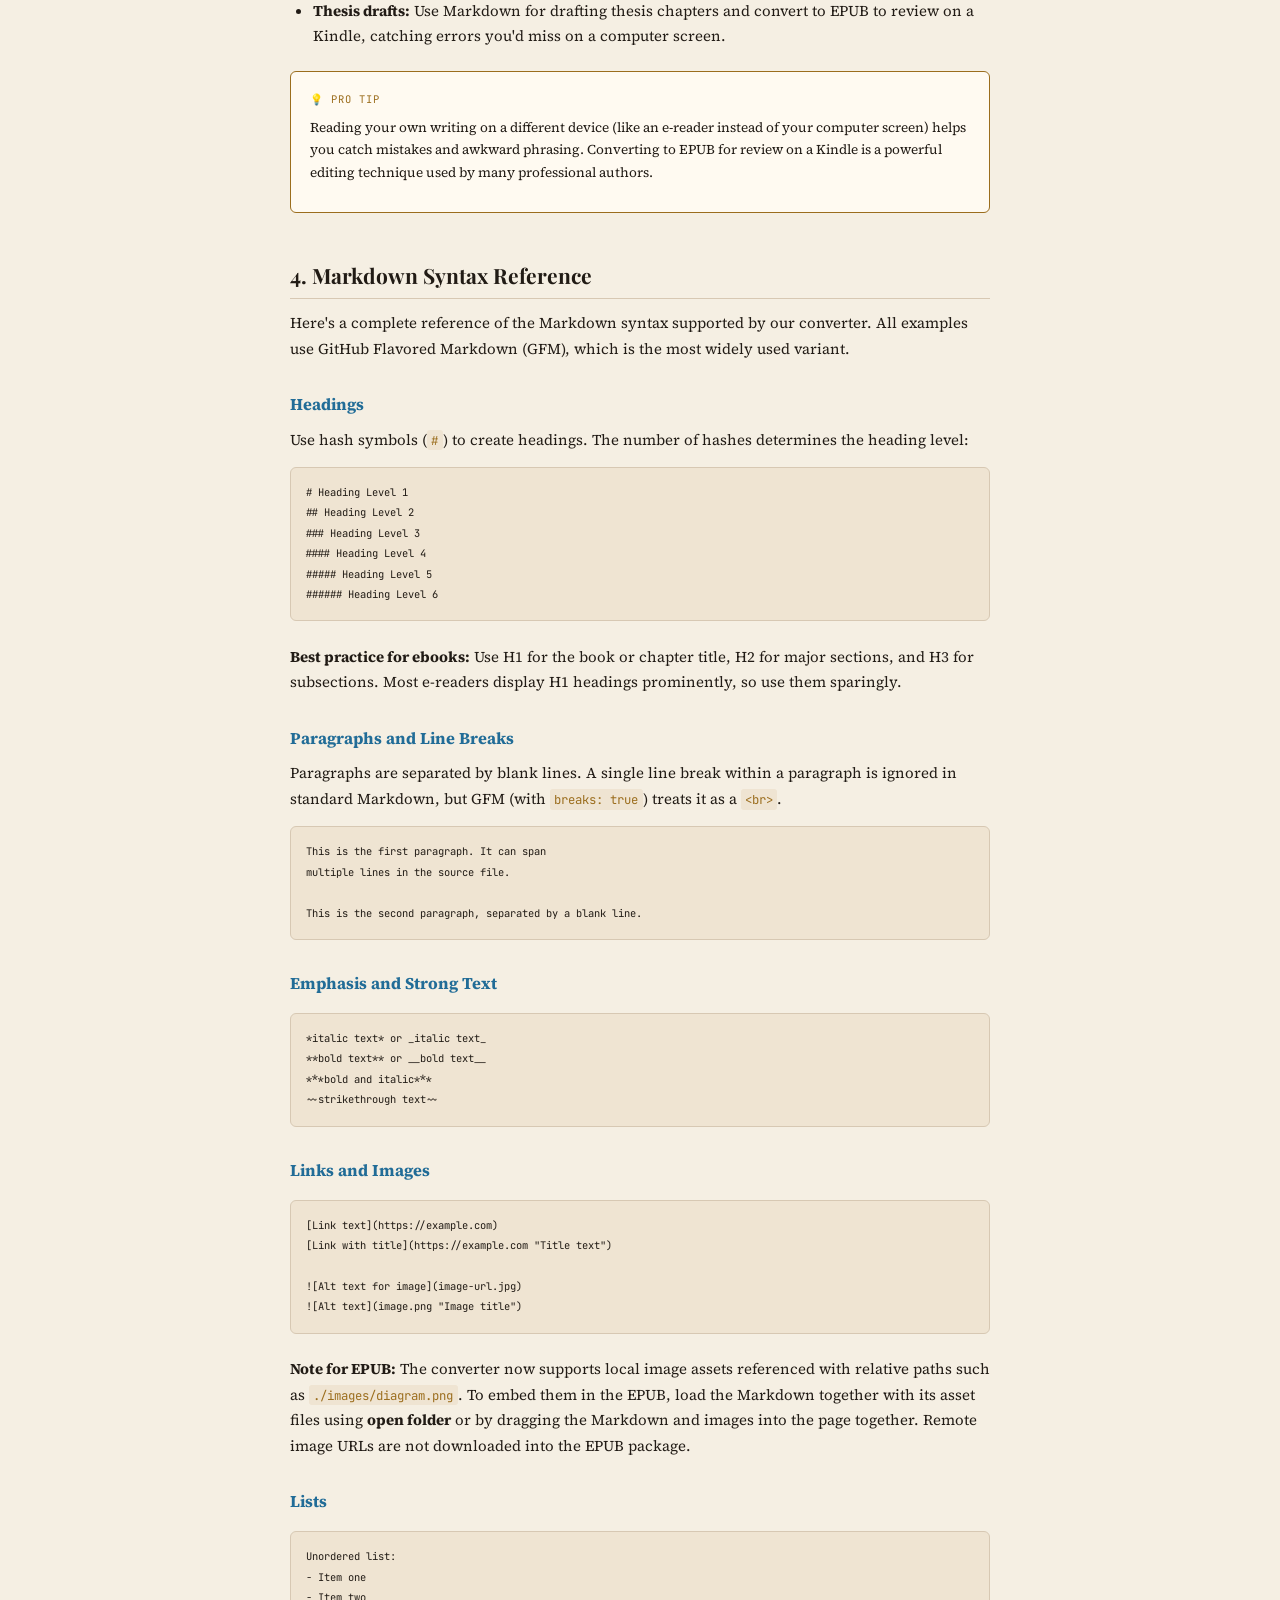
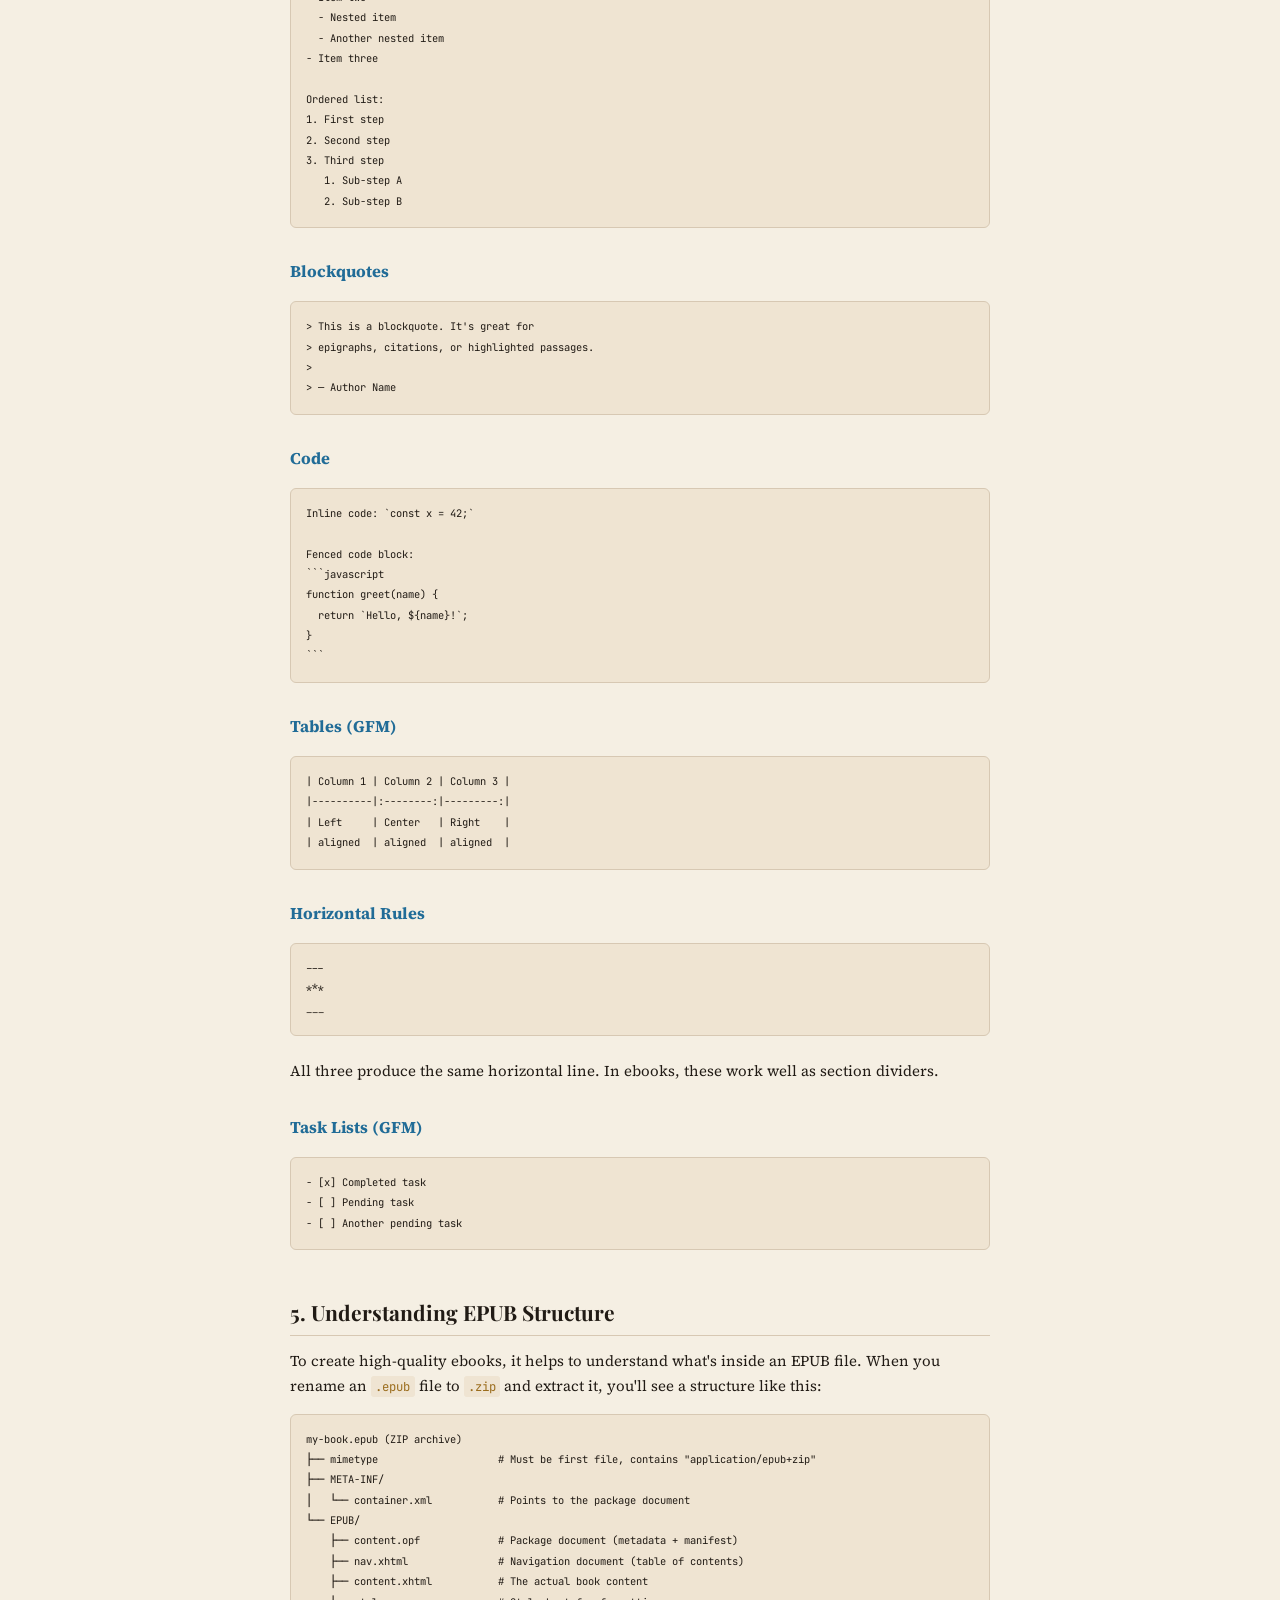
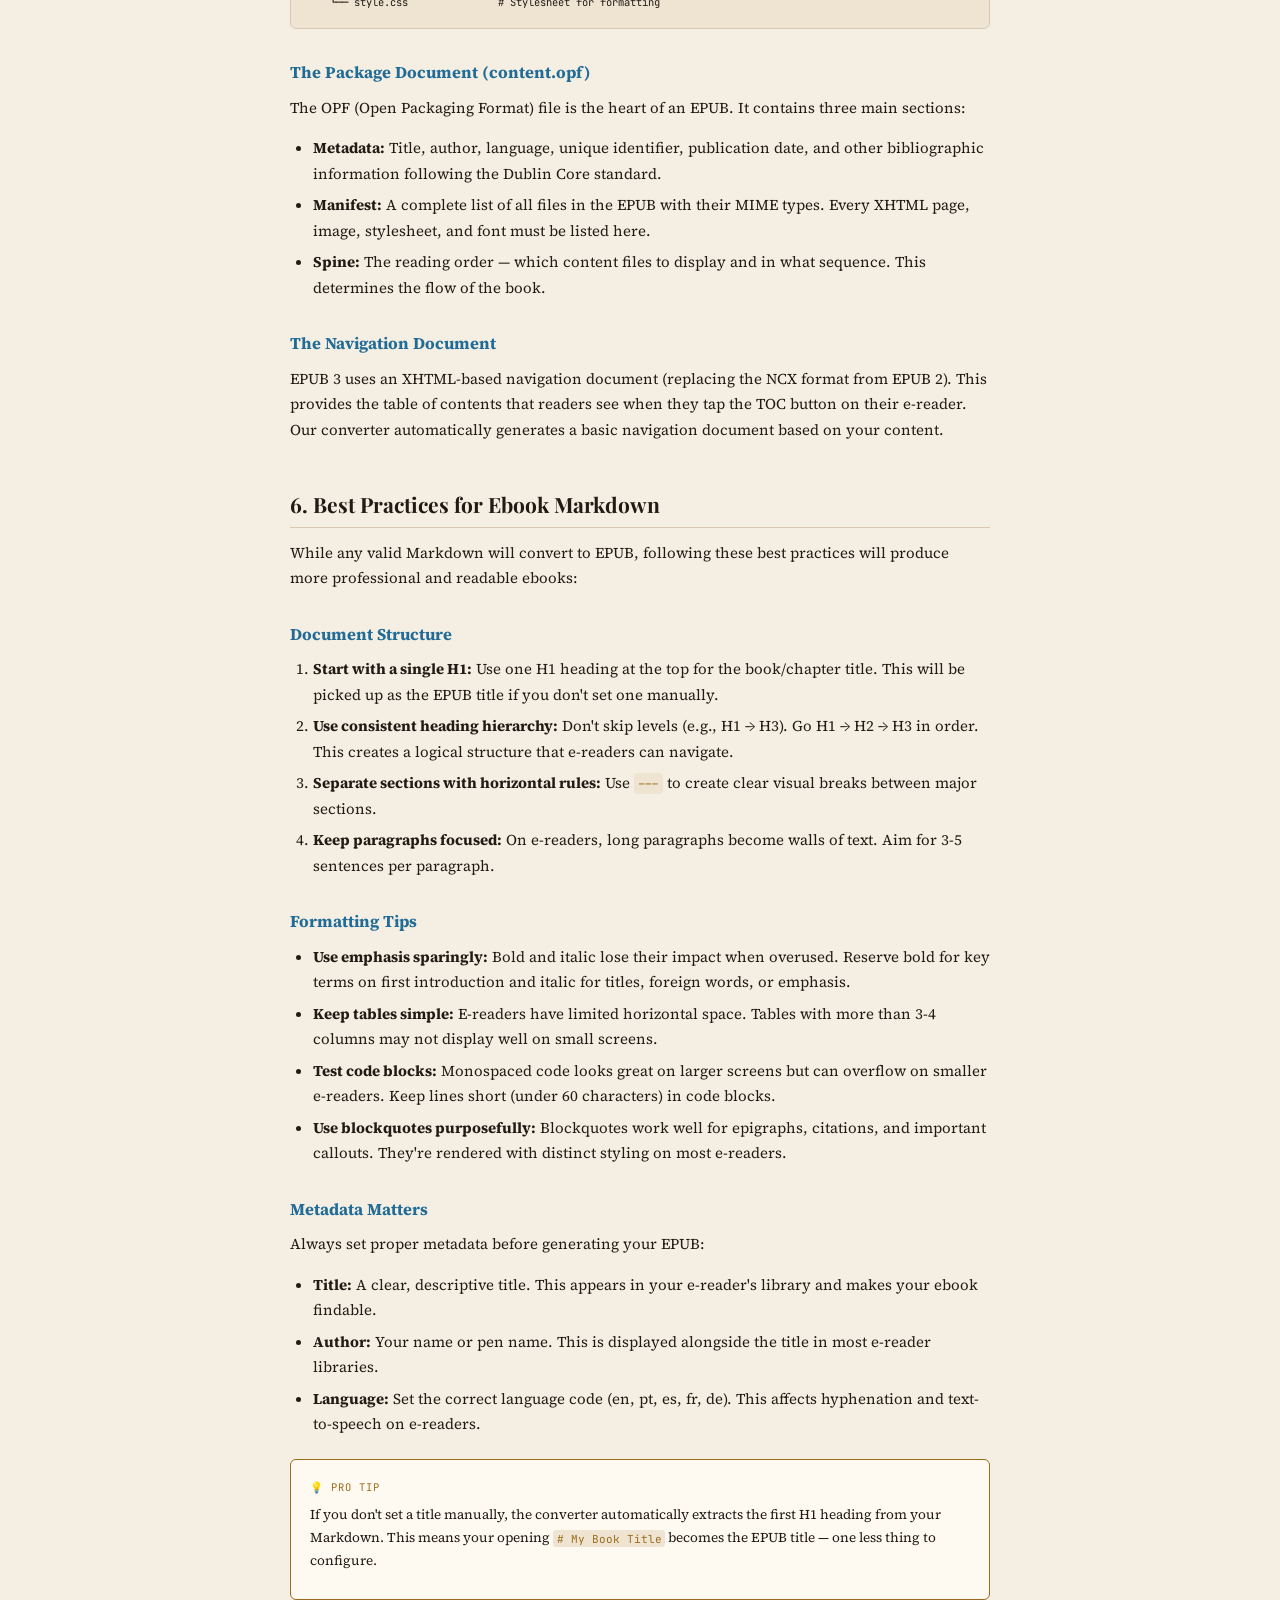
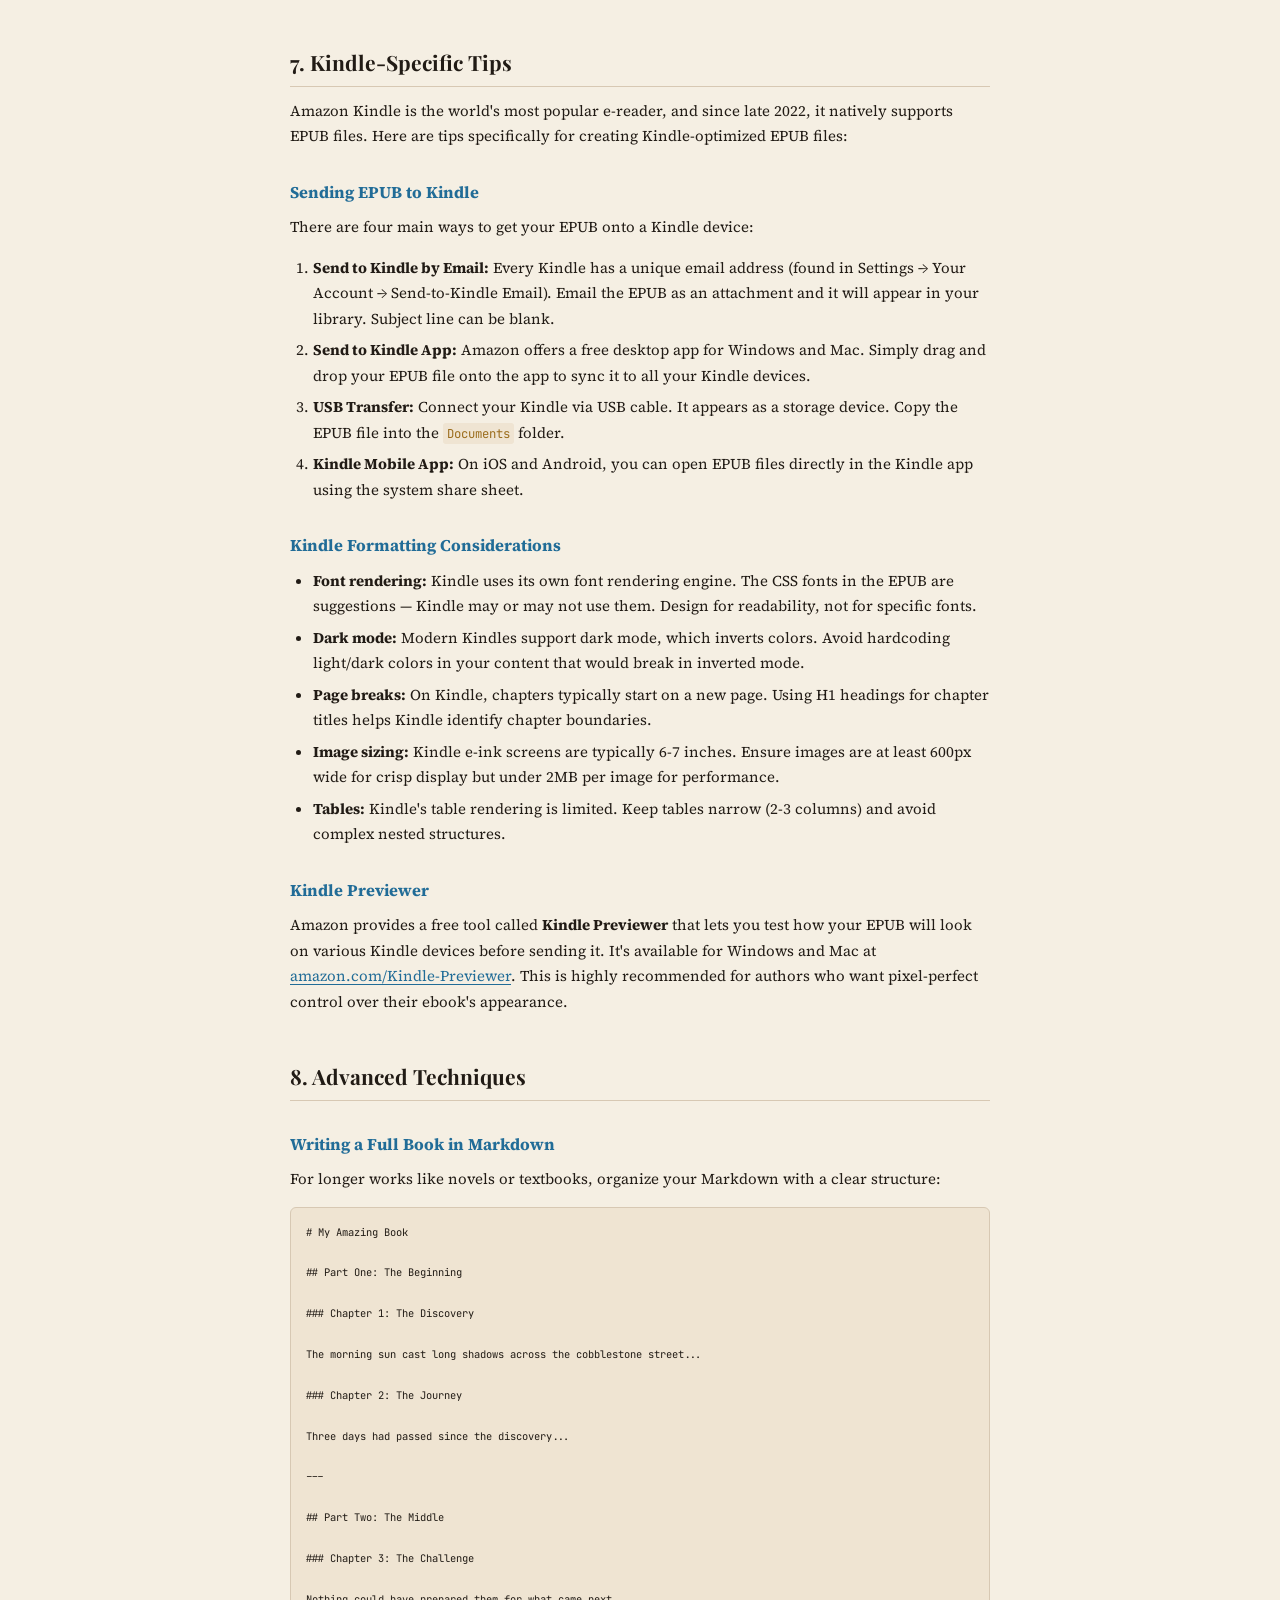
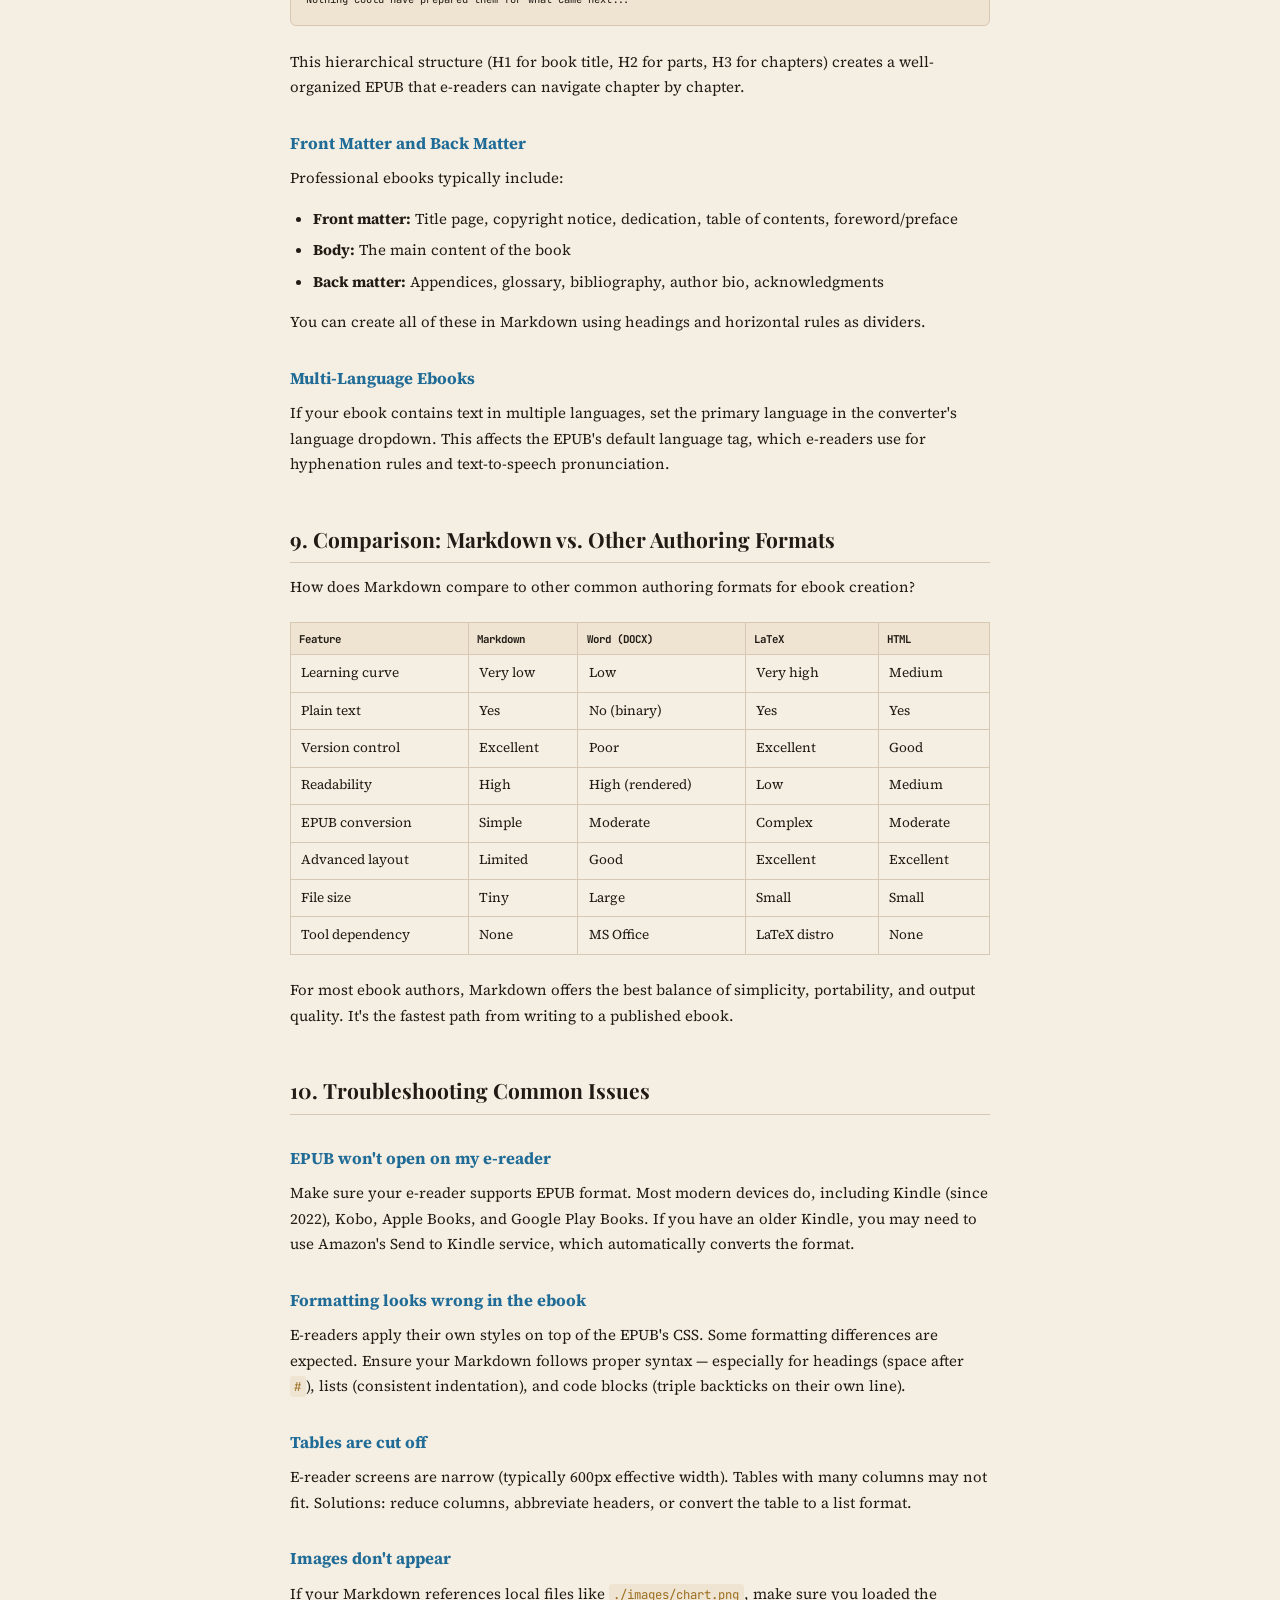
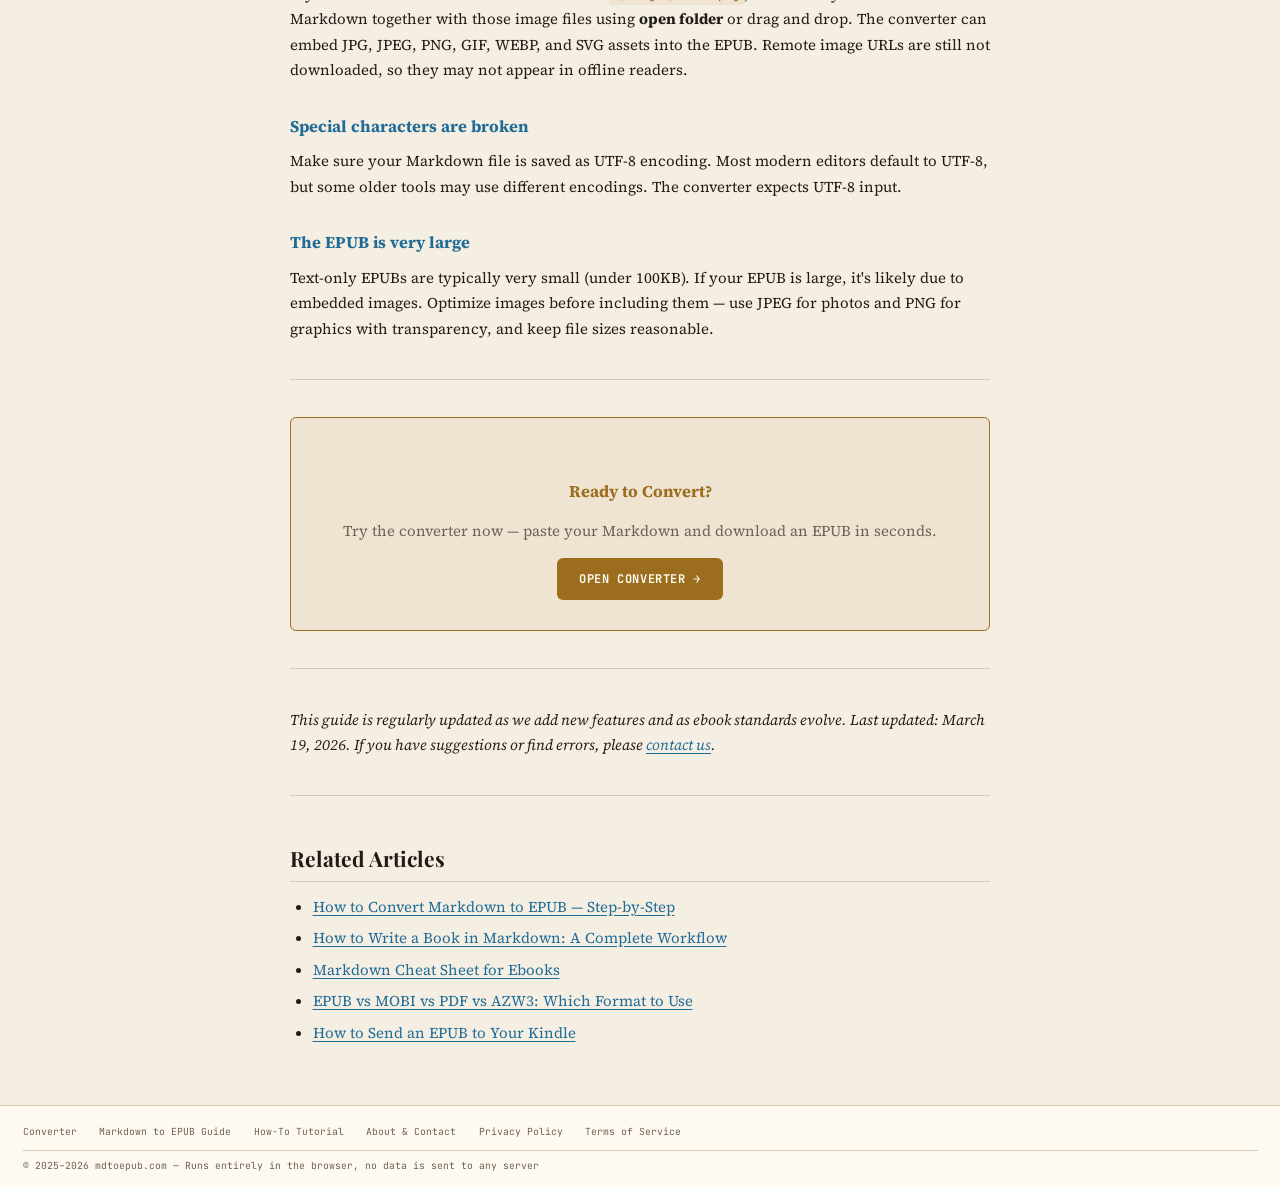
<file: guide.html>
<!doctype html>
<html lang="en">
  <head>
    <meta charset="UTF-8" />
    <meta name="viewport" content="width=device-width, initial-scale=1.0" />
    <meta name="google-adsense-account" content="ca-pub-4608381042047290" />
    <!-- Google AdSense (Auto Ads) -->
    <script
      async
      src="https://pagead2.googlesyndication.com/pagead/js/adsbygoogle.js?client=ca-pub-4608381042047290"
      crossorigin="anonymous"
    ></script>
    <title>
      The Complete Guide to Converting Markdown to EPUB for Kindle & E-Readers
    </title>
    <meta
      name="description"
      content="Learn everything about converting Markdown to EPUB. This comprehensive guide covers Markdown syntax, EPUB format, Kindle compatibility, best practices, and tips for creating professional ebooks from plain text files."
    />
    <meta
      name="keywords"
      content="markdown to epub guide, markdown ebook tutorial, convert markdown kindle, epub format explained, markdown writing guide, ebook publishing, markdown syntax guide"
    />
    <meta name="robots" content="index, follow" />
    <meta name="theme-color" content="#0e0e0f" />
    <script>
      (function () {
        const key = "mdtoepub-theme";
        let preference = "system";

        try {
          const storedPreference = window.localStorage.getItem(key);
          if (
            storedPreference === "light" ||
            storedPreference === "dark" ||
            storedPreference === "system"
          ) {
            preference = storedPreference;
          }
        } catch {
          preference = "system";
        }

        const prefersDark =
          window.matchMedia &&
          window.matchMedia("(prefers-color-scheme: dark)").matches;
        const resolvedTheme =
          preference === "system"
            ? prefersDark
              ? "dark"
              : "light"
            : preference;

        document.documentElement.dataset.themePreference = preference;
        document.documentElement.dataset.theme = resolvedTheme;
      })();
    </script>
    <link rel="canonical" href="https://mdtoepub.com/guide.html" />
    <link
      rel="icon"
      type="image/svg+xml"
      href="data:image/svg+xml,%3Csvg xmlns='http://www.w3.org/2000/svg' viewBox='0 0 100 100'%3E%3Crect width='100' height='100' rx='16' fill='%230e0e0f'/%3E%3Ctext x='50' y='68' text-anchor='middle' font-family='Georgia,serif' font-size='48' font-weight='bold' fill='%23e8c97e'%3EE%3C/text%3E%3C/svg%3E"
    />
    <meta
      property="og:title"
      content="The Complete Guide to Converting Markdown to EPUB"
    />
    <meta
      property="og:description"
      content="Everything you need to know about Markdown, EPUB, and converting your writing into professional ebooks for Kindle and e-readers."
    />
    <meta property="og:type" content="article" />
    <meta property="og:url" content="https://mdtoepub.com/guide.html" />

    <!-- Structured Data: Article -->
    <script type="application/ld+json">
      {
        "@context": "https://schema.org",
        "@type": "Article",
        "headline": "The Complete Guide to Converting Markdown to EPUB for Kindle & E-Readers",
        "description": "Learn everything about converting Markdown to EPUB format. Covers Markdown syntax, EPUB structure, Kindle compatibility, and best practices for ebook creation.",
        "url": "https://mdtoepub.com/guide.html",
        "datePublished": "2025-12-01",
        "dateModified": "2026-03-19",
        "publisher": {
          "@type": "Organization",
          "name": "mdtoepub.com",
          "url": "https://mdtoepub.com"
        },
        "mainEntityOfPage": "https://mdtoepub.com/guide.html"
      }
    </script>

    <style>
      @import url("https://fonts.googleapis.com/css2?family=Playfair+Display:wght@400;700&family=JetBrains+Mono:wght@400;500&family=Source+Serif+4:ital,wght@0,300;0,400;1,300&display=swap");

      *,
      *::before,
      *::after {
        box-sizing: border-box;
        margin: 0;
        padding: 0;
      }

      :root {
        --bg: #0e0e0f;
        --surface: #161618;
        --surface2: #1e1e21;
        --border: #2a2a2e;
        --accent: #e8c97e;
        --accent2: #7eb8e8;
        --text: #e8e6e0;
        --muted: #7a7870;
        --radius: 6px;
      }

      html,
      body {
        background: var(--bg);
        color: var(--text);
        font-family: "Source Serif 4", serif;
        font-size: 15px;
        line-height: 1.7;
        overflow-x: hidden;
        max-width: 100vw;
      }

      .shell {
        min-height: 100vh;
        display: grid;
        grid-template-rows: auto auto auto 1fr auto;
      }

      header {
        padding: 1.5rem 2rem;
        border-bottom: 1px solid var(--border);
        display: flex;
        align-items: center;
        gap: 1rem;
      }
      .logo {
        font-family: "Playfair Display", serif;
        font-size: 1.4rem;
        letter-spacing: -0.02em;
        color: var(--accent);
        text-decoration: none;
      }
      .logo span {
        color: var(--muted);
        font-weight: 400;
        font-size: 1rem;
        margin-left: 0.5rem;
      }

      nav {
        background: var(--surface);
        border-bottom: 1px solid var(--border);
        padding: 0.4rem 2rem;
        display: flex;
        align-items: center;
        gap: 1.5rem;
        font-family: "JetBrains Mono", monospace;
        font-size: 0.7rem;
      }
      nav a {
        color: var(--muted);
        text-decoration: none;
        text-transform: uppercase;
        letter-spacing: 0.06em;
        padding: 0.3rem 0;
        transition: color 0.15s;
      }
      nav a:hover,
      nav a.active {
        color: var(--accent);
      }
      nav .nav-spacer {
        flex: 1;
      }

      .ad-banner {
        background: var(--surface);
        border-bottom: 1px solid var(--border);
        display: flex;
        align-items: center;
        justify-content: center;
        gap: 0.75rem;
        min-height: 60px;
        position: relative;
        width: 100%;
        max-width: 100%;
        min-width: 0;
        overflow: hidden;
      }
      .ad-banner .ad-slot {
        text-align: center;
        max-width: 728px;
        width: 100%;
        min-height: 50px;
        display: flex;
        align-items: center;
        justify-content: center;
        min-width: 0;
        overflow-x: auto;
        overflow-y: hidden;
        -webkit-overflow-scrolling: touch;
      }

      .ad-banner .ad-slot > * {
        flex: 0 0 auto;
      }
      .ad-banner .ad-label {
        position: absolute;
        top: 4px;
        right: 12px;
        font-family: "JetBrains Mono", monospace;
        font-size: 0.5rem;
        text-transform: uppercase;
        letter-spacing: 0.1em;
        color: var(--muted);
        opacity: 0.5;
      }

      .content {
        max-width: 760px;
        margin: 0 auto;
        padding: 3rem 2rem;
      }
      .content h1 {
        font-family: "Playfair Display", serif;
        font-size: 2rem;
        color: var(--accent);
        margin-bottom: 0.5rem;
        line-height: 1.2;
      }
      .content .subtitle {
        color: var(--muted);
        font-size: 0.9rem;
        margin-bottom: 0.5rem;
      }
      .content .meta-info {
        color: var(--muted);
        font-size: 0.8rem;
        margin-bottom: 2rem;
        font-family: "JetBrains Mono", monospace;
      }
      .content h2 {
        font-family: "Playfair Display", serif;
        font-size: 1.4rem;
        color: var(--text);
        margin-top: 3rem;
        margin-bottom: 0.75rem;
        padding-bottom: 0.3rem;
        border-bottom: 1px solid var(--border);
      }
      .content h3 {
        font-size: 1.1rem;
        color: var(--accent2);
        margin-top: 2rem;
        margin-bottom: 0.5rem;
      }
      .content h4 {
        font-size: 1rem;
        color: var(--text);
        margin-top: 1.5rem;
        margin-bottom: 0.5rem;
      }
      .content p {
        margin-bottom: 1rem;
        color: var(--text);
      }
      .content ul,
      .content ol {
        padding-left: 1.5em;
        margin-bottom: 1rem;
      }
      .content li {
        margin-bottom: 0.4rem;
      }
      .content a {
        color: var(--accent2);
        text-decoration: underline;
        text-underline-offset: 3px;
      }
      .content strong {
        color: var(--text);
      }
      .content em {
        font-style: italic;
      }
      .content code {
        font-family: "JetBrains Mono", monospace;
        font-size: 0.82em;
        background: var(--surface2);
        padding: 0.15em 0.35em;
        border-radius: 3px;
        color: var(--accent);
      }
      .content pre {
        background: var(--surface2);
        border: 1px solid var(--border);
        border-radius: var(--radius);
        padding: 1rem;
        overflow-x: auto;
        margin: 1rem 0 1.5rem;
        font-size: 0.85rem;
        line-height: 1.6;
      }
      .content pre code {
        background: none;
        padding: 0;
        color: var(--text);
      }
      .content blockquote {
        border-left: 3px solid var(--accent);
        margin: 1.5rem 0;
        padding: 0.75rem 1.25rem;
        color: var(--muted);
        font-style: italic;
        background: var(--surface);
        border-radius: 0 var(--radius) var(--radius) 0;
      }
      .content blockquote p {
        margin-bottom: 0.5rem;
      }
      .content table {
        width: 100%;
        border-collapse: collapse;
        margin: 1.5rem 0;
        font-size: 0.9rem;
      }
      .content th {
        background: var(--surface2);
        padding: 0.6em 0.75em;
        border: 1px solid var(--border);
        text-align: left;
        font-family: "JetBrains Mono", monospace;
        font-size: 0.8em;
      }
      .content td {
        padding: 0.5em 0.75em;
        border: 1px solid var(--border);
      }
      .content hr {
        border: none;
        border-top: 1px solid var(--border);
        margin: 2.5rem 0;
      }

      .toc {
        background: var(--surface);
        border: 1px solid var(--border);
        border-radius: var(--radius);
        padding: 1.5rem;
        margin: 2rem 0;
      }
      .toc h3 {
        font-family: "Playfair Display", serif;
        color: var(--accent);
        margin: 0 0 0.75rem;
        font-size: 1rem;
      }
      .toc ol {
        padding-left: 1.25em;
        margin: 0;
      }
      .toc li {
        margin-bottom: 0.3rem;
        font-size: 0.9rem;
      }
      .toc a {
        color: var(--accent2);
        text-decoration: none;
      }
      .toc a:hover {
        text-decoration: underline;
      }

      .tip-box {
        background: var(--surface);
        border: 1px solid var(--accent);
        border-radius: var(--radius);
        padding: 1.25rem;
        margin: 1.5rem 0;
      }
      .tip-box .tip-label {
        font-family: "JetBrains Mono", monospace;
        font-size: 0.7rem;
        text-transform: uppercase;
        letter-spacing: 0.1em;
        color: var(--accent);
        margin-bottom: 0.5rem;
      }
      .tip-box p {
        margin-bottom: 0.5rem;
        font-size: 0.9rem;
      }

      .cta-box {
        background: var(--surface2);
        border: 1px solid var(--accent);
        border-radius: var(--radius);
        padding: 2rem;
        margin: 2rem 0;
        text-align: center;
      }
      .cta-box h3 {
        color: var(--accent);
        margin-bottom: 0.75rem;
      }
      .cta-box p {
        color: var(--muted);
        margin-bottom: 1rem;
      }
      .cta-box a.btn {
        display: inline-block;
        background: var(--accent);
        color: var(--accent-contrast);
        padding: 0.7rem 1.5rem;
        border-radius: var(--radius);
        font-family: "JetBrains Mono", monospace;
        font-size: 0.8rem;
        text-transform: uppercase;
        letter-spacing: 0.05em;
        text-decoration: none;
        font-weight: 700;
      }
      .cta-box a.btn:hover {
        filter: brightness(1.1);
      }

      /* Mid-content ad */
      .ad-mid {
        background: var(--surface);
        border: 1px solid var(--border);
        border-radius: var(--radius);
        padding: 0.75rem;
        margin: 2rem 0;
        text-align: center;
        position: relative;
      }
      .ad-mid .ad-label {
        position: absolute;
        top: 4px;
        right: 8px;
        font-family: "JetBrains Mono", monospace;
        font-size: 0.45rem;
        text-transform: uppercase;
        letter-spacing: 0.1em;
        color: var(--muted);
        opacity: 0.5;
      }

      footer {
        padding: 1.2rem 1.5rem 0.8rem;
        border-top: 1px solid var(--border);
        background: var(--surface);
        font-family: "JetBrains Mono", monospace;
        font-size: 0.65rem;
        color: var(--muted);
        display: flex;
        flex-direction: column;
        gap: 0.6rem;
      }
      .footer-top {
        display: flex;
        justify-content: space-between;
        align-items: center;
      }
      .footer-links {
        display: flex;
        gap: 1.5rem;
        flex-wrap: wrap;
      }
      .footer-links a {
        color: var(--muted);
        text-decoration: none;
        transition: color 0.15s;
      }
      .footer-links a:hover {
        color: var(--accent);
      }
      .footer-bottom {
        display: flex;
        justify-content: space-between;
        align-items: center;
        padding-top: 0.5rem;
        border-top: 1px solid var(--border);
      }

      ::-webkit-scrollbar {
        width: 5px;
      }
      ::-webkit-scrollbar-track {
        background: transparent;
      }
      ::-webkit-scrollbar-thumb {
        background: var(--border);
        border-radius: 10px;
      }

      /* — Mobile Responsive — */
      @media (max-width: 768px) {
        header {
          padding: 1rem 1rem;
        }
        .logo {
          font-size: 1.15rem;
        }
        .logo span {
          font-size: 0.8rem;
          margin-left: 0.3rem;
        }
        nav {
          padding: 0.4rem 1rem;
          gap: 0.75rem;
          overflow-x: auto;
          -webkit-overflow-scrolling: touch;
          white-space: nowrap;
          scrollbar-width: none;
        }
        nav::-webkit-scrollbar {
          display: none;
        }
        .ad-banner {
          padding: 0.4rem 0.5rem;
          min-height: 50px;
        }
        .ad-banner .ad-slot {
          max-width: 100%;
        }
        .content {
          padding: 2rem 1rem;
        }
        .content h1 {
          font-size: 1.5rem;
        }
        .content h2 {
          font-size: 1.2rem;
          margin-top: 2rem;
        }
        .content pre {
          font-size: 0.78rem;
          padding: 0.75rem;
        }
        .content table {
          display: block;
          overflow-x: auto;
          -webkit-overflow-scrolling: touch;
        }
        .toc {
          padding: 1rem;
        }
        .tip-box {
          padding: 1rem;
        }
        .cta-box {
          padding: 1rem;
        }
        footer {
          padding: 1rem 1rem 0.6rem;
        }
        .footer-top {
          flex-direction: column;
          align-items: flex-start;
          gap: 0.4rem;
        }
        .footer-links {
          gap: 0.75rem;
          flex-wrap: wrap;
        }
        .footer-bottom {
          flex-direction: column;
          align-items: flex-start;
          gap: 0.3rem;
          font-size: 0.6rem;
        }
      }

      @media (max-width: 480px) {
        header {
          padding: 0.75rem 0.75rem;
        }
        .logo {
          font-size: 1rem;
        }
        nav {
          padding: 0.35rem 0.75rem;
          gap: 0.6rem;
          font-size: 0.6rem;
        }
        .content {
          padding: 1.5rem 0.75rem;
        }
        .content h1 {
          font-size: 1.25rem;
        }
      }
    </style>
    <link rel="stylesheet" href="assets/theme.css" />
  </head>
  <body>
    <div class="shell">
      <header>
        <a href="/" class="logo">MD → EPUB <span>converter</span></a>
      </header>

      <nav>
        <a href="/">Converter</a>
        <a href="/guide.html" class="active">Guide</a>
        <a href="/how-to.html">How-To</a>
        <a href="/about.html">About</a>
        <span class="nav-spacer"></span>
        <a href="/privacy.html">Privacy</a>
        <a href="/terms.html">Terms</a>
      </nav>

      <div class="content">
        <h1>The Complete Guide to Converting Markdown to EPUB</h1>
        <p class="subtitle">
          Everything you need to know about turning plain text into professional
          ebooks for Kindle and e-readers.
        </p>
        <p class="meta-info">Updated March 19, 2026 · 15 min read</p>

        <div class="toc">
          <h3>Table of Contents</h3>
          <ol>
            <li><a href="#what-is-markdown">What Is Markdown?</a></li>
            <li><a href="#what-is-epub">What Is EPUB?</a></li>
            <li><a href="#why-convert">Why Convert Markdown to EPUB?</a></li>
            <li><a href="#markdown-syntax">Markdown Syntax Reference</a></li>
            <li><a href="#epub-structure">Understanding EPUB Structure</a></li>
            <li>
              <a href="#best-practices">Best Practices for Ebook Markdown</a>
            </li>
            <li><a href="#kindle-tips">Kindle-Specific Tips</a></li>
            <li><a href="#advanced">Advanced Techniques</a></li>
            <li>
              <a href="#comparison">Comparison: Markdown vs. Other Formats</a>
            </li>
            <li>
              <a href="#troubleshooting">Troubleshooting Common Issues</a>
            </li>
          </ol>
        </div>

        <h2 id="what-is-markdown">1. What Is Markdown?</h2>
        <p>
          Markdown is a lightweight markup language created by
          <strong>John Gruber</strong> in 2004, with significant contributions
          from Aaron Swartz. It was designed with a clear philosophy: the source
          text should be readable as-is, without requiring any rendering. In
          other words, a Markdown document looks natural and clean even before
          it's converted to HTML or any other format.
        </p>
        <p>
          Since its creation, Markdown has become the dominant format for
          writing on the web. It's used by GitHub for README files and
          documentation, by Stack Overflow for questions and answers, by Reddit
          for comments, by Slack and Discord for messages, by countless blogging
          platforms, and by many writers as their primary authoring format.
        </p>
        <p>
          The most widespread variant is
          <strong>GitHub Flavored Markdown (GFM)</strong>, which extends the
          original specification with features like tables, fenced code blocks,
          task lists, strikethrough text, and autolinks. Our converter fully
          supports GFM, so you can use all of these features in your ebooks.
        </p>

        <h3>A Brief History</h3>
        <p>
          In the early 2000s, John Gruber was frustrated by the verbosity of
          HTML for writing blog posts. He wanted a format that was easy to type,
          easy to read, and could be trivially converted to HTML. Drawing
          inspiration from existing plain-text email conventions (like using
          asterisks for emphasis), he created Markdown and released it as open
          source.
        </p>
        <p>
          The original specification was intentionally minimal, which led to
          various "flavors" as different platforms extended it for their needs.
          In 2014, a standardization effort led to <strong>CommonMark</strong>,
          which defined a strict specification for Markdown parsing. GitHub's
          GFM builds on CommonMark with additional extensions.
        </p>

        <h2 id="what-is-epub">2. What Is EPUB?</h2>
        <p>
          EPUB (Electronic Publication) is an open ebook standard maintained by
          the <strong>W3C</strong> (World Wide Web Consortium). First released
          in 2007 by the IDPF (International Digital Publishing Forum), EPUB has
          become the most widely supported ebook format worldwide.
        </p>
        <p>
          An EPUB file is essentially a ZIP archive with a specific internal
          structure. It contains:
        </p>
        <ul>
          <li>
            <strong>XHTML content files</strong> — the actual text of the book,
            formatted as valid XHTML
          </li>
          <li>
            <strong>CSS stylesheets</strong> — control the visual presentation
            (fonts, margins, colors)
          </li>
          <li>
            <strong>OPF package file</strong> — metadata and manifest describing
            all resources in the book
          </li>
          <li>
            <strong>Navigation document</strong> — table of contents for reader
            navigation
          </li>
          <li>
            <strong>Images</strong> — any graphics, illustrations, or photos
            embedded in the book
          </li>
          <li>
            <strong>container.xml</strong> — entry point for the reading system
            to find the package file
          </li>
        </ul>

        <h3>EPUB 2 vs. EPUB 3</h3>
        <p>
          EPUB 2 (released 2007) was the original standard and used XHTML 1.1
          for content. EPUB 3 (released 2011, updated through 2023) is the
          current standard and brings significant improvements:
        </p>
        <table>
          <thead>
            <tr>
              <th>Feature</th>
              <th>EPUB 2</th>
              <th>EPUB 3</th>
            </tr>
          </thead>
          <tbody>
            <tr>
              <td>Content format</td>
              <td>XHTML 1.1</td>
              <td>HTML5 / XHTML5</td>
            </tr>
            <tr>
              <td>Styling</td>
              <td>CSS 2.1 subset</td>
              <td>CSS3</td>
            </tr>
            <tr>
              <td>Navigation</td>
              <td>NCX (XML)</td>
              <td>XHTML nav document</td>
            </tr>
            <tr>
              <td>Multimedia</td>
              <td>Limited</td>
              <td>Audio, video, MathML, SVG</td>
            </tr>
            <tr>
              <td>Scripting</td>
              <td>Not supported</td>
              <td>JavaScript (optional)</td>
            </tr>
            <tr>
              <td>Accessibility</td>
              <td>Basic</td>
              <td>ARIA, WCAG support</td>
            </tr>
            <tr>
              <td>Metadata</td>
              <td>Dublin Core</td>
              <td>Extended Dublin Core + custom</td>
            </tr>
          </tbody>
        </table>
        <p>
          Our converter generates <strong>EPUB 3</strong> files, which offer the
          widest compatibility across modern e-readers while supporting the
          latest web standards for content formatting.
        </p>

        <h2 id="why-convert">3. Why Convert Markdown to EPUB?</h2>
        <p>
          Converting Markdown to EPUB combines the best of two worlds: the
          simplicity of Markdown authoring with the universal compatibility of
          the EPUB ebook format. Here are the key reasons this workflow is
          valuable:
        </p>

        <h3>For Writers and Authors</h3>
        <ul>
          <li>
            <strong>Distraction-free writing:</strong> Markdown editors are
            minimalist by nature. No ribbon menus, no font pickers, no
            formatting toolbars. Just you and the words.
          </li>
          <li>
            <strong>Focus on structure:</strong> Markdown naturally encourages
            proper document structure with headings, paragraphs, and lists —
            exactly what makes a well-organized ebook.
          </li>
          <li>
            <strong>Version control:</strong> Since Markdown files are plain
            text, they work perfectly with Git. Track every revision, compare
            drafts, branch for different editions.
          </li>
          <li>
            <strong>Multiple outputs:</strong> The same Markdown source can be
            converted to EPUB, PDF, HTML, DOCX — write once, publish everywhere.
          </li>
        </ul>

        <h3>For Developers and Technical Writers</h3>
        <ul>
          <li>
            <strong>Documentation as ebooks:</strong> Convert README files, API
            docs, or project wikis into EPUB for offline reading on an e-reader
            during commutes.
          </li>
          <li>
            <strong>Code documentation:</strong> Fenced code blocks in Markdown
            render beautifully in EPUB, making it ideal for technical ebooks and
            tutorials.
          </li>
          <li>
            <strong>Automation friendly:</strong> Markdown-to-EPUB conversion
            can be automated in CI/CD pipelines for generating documentation
            ebooks with each release.
          </li>
        </ul>

        <h3>For Students and Researchers</h3>
        <ul>
          <li>
            <strong>Study materials:</strong> Compile class notes written in
            Markdown into organized ebooks for portable studying.
          </li>
          <li>
            <strong>Research papers:</strong> Convert research notes and
            literature reviews into EPUB for comfortable reading on e-ink
            devices.
          </li>
          <li>
            <strong>Thesis drafts:</strong> Use Markdown for drafting thesis
            chapters and convert to EPUB to review on a Kindle, catching errors
            you'd miss on a computer screen.
          </li>
        </ul>

        <div class="tip-box">
          <div class="tip-label">💡 Pro Tip</div>
          <p>
            Reading your own writing on a different device (like an e-reader
            instead of your computer screen) helps you catch mistakes and
            awkward phrasing. Converting to EPUB for review on a Kindle is a
            powerful editing technique used by many professional authors.
          </p>
        </div>

        <h2 id="markdown-syntax">4. Markdown Syntax Reference</h2>
        <p>
          Here's a complete reference of the Markdown syntax supported by our
          converter. All examples use GitHub Flavored Markdown (GFM), which is
          the most widely used variant.
        </p>

        <h3>Headings</h3>
        <p>
          Use hash symbols (<code>#</code>) to create headings. The number of
          hashes determines the heading level:
        </p>
        <pre><code># Heading Level 1
## Heading Level 2
### Heading Level 3
#### Heading Level 4
##### Heading Level 5
###### Heading Level 6</code></pre>
        <p>
          <strong>Best practice for ebooks:</strong> Use H1 for the book or
          chapter title, H2 for major sections, and H3 for subsections. Most
          e-readers display H1 headings prominently, so use them sparingly.
        </p>

        <h3>Paragraphs and Line Breaks</h3>
        <p>
          Paragraphs are separated by blank lines. A single line break within a
          paragraph is ignored in standard Markdown, but GFM (with
          <code>breaks: true</code>) treats it as a <code>&lt;br&gt;</code>.
        </p>
        <pre><code>This is the first paragraph. It can span
multiple lines in the source file.

This is the second paragraph, separated by a blank line.</code></pre>

        <h3>Emphasis and Strong Text</h3>
        <pre><code>*italic text* or _italic text_
**bold text** or __bold text__
***bold and italic***
~~strikethrough text~~</code></pre>

        <h3>Links and Images</h3>
        <pre><code>[Link text](https://example.com)
[Link with title](https://example.com "Title text")

![Alt text for image](image-url.jpg)
![Alt text](image.png "Image title")</code></pre>
        <p>
          <strong>Note for EPUB:</strong> The converter now supports local image
          assets referenced with relative paths such as
          <code>./images/diagram.png</code>. To embed them in the EPUB, load the
          Markdown together with its asset files using
          <strong>open folder</strong>
          or by dragging the Markdown and images into the page together. Remote
          image URLs are not downloaded into the EPUB package.
        </p>

        <h3>Lists</h3>
        <pre><code>Unordered list:
- Item one
- Item two
  - Nested item
  - Another nested item
- Item three

Ordered list:
1. First step
2. Second step
3. Third step
   1. Sub-step A
   2. Sub-step B</code></pre>

        <h3>Blockquotes</h3>
        <pre><code>&gt; This is a blockquote. It's great for
&gt; epigraphs, citations, or highlighted passages.
&gt;
&gt; — Author Name</code></pre>

        <h3>Code</h3>
        <pre><code>Inline code: `const x = 42;`

Fenced code block:
```javascript
function greet(name) {
  return `Hello, ${name}!`;
}
```</code></pre>

        <h3>Tables (GFM)</h3>
        <pre><code>| Column 1 | Column 2 | Column 3 |
|----------|:--------:|---------:|
| Left     | Center   | Right    |
| aligned  | aligned  | aligned  |</code></pre>

        <h3>Horizontal Rules</h3>
        <pre><code>---
***
___</code></pre>
        <p>
          All three produce the same horizontal line. In ebooks, these work well
          as section dividers.
        </p>

        <h3>Task Lists (GFM)</h3>
        <pre><code>- [x] Completed task
- [ ] Pending task
- [ ] Another pending task</code></pre>

        <h2 id="epub-structure">5. Understanding EPUB Structure</h2>
        <p>
          To create high-quality ebooks, it helps to understand what's inside an
          EPUB file. When you rename an <code>.epub</code> file to
          <code>.zip</code> and extract it, you'll see a structure like this:
        </p>
        <pre><code>my-book.epub (ZIP archive)
├── mimetype                    # Must be first file, contains "application/epub+zip"
├── META-INF/
│   └── container.xml           # Points to the package document
└── EPUB/
    ├── content.opf             # Package document (metadata + manifest)
    ├── nav.xhtml               # Navigation document (table of contents)
    ├── content.xhtml           # The actual book content
    └── style.css               # Stylesheet for formatting</code></pre>

        <h3>The Package Document (content.opf)</h3>
        <p>
          The OPF (Open Packaging Format) file is the heart of an EPUB. It
          contains three main sections:
        </p>
        <ul>
          <li>
            <strong>Metadata:</strong> Title, author, language, unique
            identifier, publication date, and other bibliographic information
            following the Dublin Core standard.
          </li>
          <li>
            <strong>Manifest:</strong> A complete list of all files in the EPUB
            with their MIME types. Every XHTML page, image, stylesheet, and font
            must be listed here.
          </li>
          <li>
            <strong>Spine:</strong> The reading order — which content files to
            display and in what sequence. This determines the flow of the book.
          </li>
        </ul>

        <h3>The Navigation Document</h3>
        <p>
          EPUB 3 uses an XHTML-based navigation document (replacing the NCX
          format from EPUB 2). This provides the table of contents that readers
          see when they tap the TOC button on their e-reader. Our converter
          automatically generates a basic navigation document based on your
          content.
        </p>

        <h2 id="best-practices">6. Best Practices for Ebook Markdown</h2>
        <p>
          While any valid Markdown will convert to EPUB, following these best
          practices will produce more professional and readable ebooks:
        </p>

        <h3>Document Structure</h3>
        <ol>
          <li>
            <strong>Start with a single H1:</strong> Use one H1 heading at the
            top for the book/chapter title. This will be picked up as the EPUB
            title if you don't set one manually.
          </li>
          <li>
            <strong>Use consistent heading hierarchy:</strong> Don't skip levels
            (e.g., H1 → H3). Go H1 → H2 → H3 in order. This creates a logical
            structure that e-readers can navigate.
          </li>
          <li>
            <strong>Separate sections with horizontal rules:</strong> Use
            <code>---</code> to create clear visual breaks between major
            sections.
          </li>
          <li>
            <strong>Keep paragraphs focused:</strong> On e-readers, long
            paragraphs become walls of text. Aim for 3-5 sentences per
            paragraph.
          </li>
        </ol>

        <h3>Formatting Tips</h3>
        <ul>
          <li>
            <strong>Use emphasis sparingly:</strong> Bold and italic lose their
            impact when overused. Reserve bold for key terms on first
            introduction and italic for titles, foreign words, or emphasis.
          </li>
          <li>
            <strong>Keep tables simple:</strong> E-readers have limited
            horizontal space. Tables with more than 3-4 columns may not display
            well on small screens.
          </li>
          <li>
            <strong>Test code blocks:</strong> Monospaced code looks great on
            larger screens but can overflow on smaller e-readers. Keep lines
            short (under 60 characters) in code blocks.
          </li>
          <li>
            <strong>Use blockquotes purposefully:</strong> Blockquotes work well
            for epigraphs, citations, and important callouts. They're rendered
            with distinct styling on most e-readers.
          </li>
        </ul>

        <h3>Metadata Matters</h3>
        <p>Always set proper metadata before generating your EPUB:</p>
        <ul>
          <li>
            <strong>Title:</strong> A clear, descriptive title. This appears in
            your e-reader's library and makes your ebook findable.
          </li>
          <li>
            <strong>Author:</strong> Your name or pen name. This is displayed
            alongside the title in most e-reader libraries.
          </li>
          <li>
            <strong>Language:</strong> Set the correct language code (en, pt,
            es, fr, de). This affects hyphenation and text-to-speech on
            e-readers.
          </li>
        </ul>

        <div class="tip-box">
          <div class="tip-label">💡 Pro Tip</div>
          <p>
            If you don't set a title manually, the converter automatically
            extracts the first H1 heading from your Markdown. This means your
            opening <code># My Book Title</code> becomes the EPUB title — one
            less thing to configure.
          </p>
        </div>

        <h2 id="kindle-tips">7. Kindle-Specific Tips</h2>
        <p>
          Amazon Kindle is the world's most popular e-reader, and since late
          2022, it natively supports EPUB files. Here are tips specifically for
          creating Kindle-optimized EPUB files:
        </p>

        <h3>Sending EPUB to Kindle</h3>
        <p>There are four main ways to get your EPUB onto a Kindle device:</p>
        <ol>
          <li>
            <strong>Send to Kindle by Email:</strong> Every Kindle has a unique
            email address (found in Settings → Your Account → Send-to-Kindle
            Email). Email the EPUB as an attachment and it will appear in your
            library. Subject line can be blank.
          </li>
          <li>
            <strong>Send to Kindle App:</strong> Amazon offers a free desktop
            app for Windows and Mac. Simply drag and drop your EPUB file onto
            the app to sync it to all your Kindle devices.
          </li>
          <li>
            <strong>USB Transfer:</strong> Connect your Kindle via USB cable. It
            appears as a storage device. Copy the EPUB file into the
            <code>Documents</code> folder.
          </li>
          <li>
            <strong>Kindle Mobile App:</strong> On iOS and Android, you can open
            EPUB files directly in the Kindle app using the system share sheet.
          </li>
        </ol>

        <h3>Kindle Formatting Considerations</h3>
        <ul>
          <li>
            <strong>Font rendering:</strong> Kindle uses its own font rendering
            engine. The CSS fonts in the EPUB are suggestions — Kindle may or
            may not use them. Design for readability, not for specific fonts.
          </li>
          <li>
            <strong>Dark mode:</strong> Modern Kindles support dark mode, which
            inverts colors. Avoid hardcoding light/dark colors in your content
            that would break in inverted mode.
          </li>
          <li>
            <strong>Page breaks:</strong> On Kindle, chapters typically start on
            a new page. Using H1 headings for chapter titles helps Kindle
            identify chapter boundaries.
          </li>
          <li>
            <strong>Image sizing:</strong> Kindle e-ink screens are typically
            6-7 inches. Ensure images are at least 600px wide for crisp display
            but under 2MB per image for performance.
          </li>
          <li>
            <strong>Tables:</strong> Kindle's table rendering is limited. Keep
            tables narrow (2-3 columns) and avoid complex nested structures.
          </li>
        </ul>

        <h3>Kindle Previewer</h3>
        <p>
          Amazon provides a free tool called
          <strong>Kindle Previewer</strong> that lets you test how your EPUB
          will look on various Kindle devices before sending it. It's available
          for Windows and Mac at
          <a
            href="https://www.amazon.com/Kindle-Previewer"
            target="_blank"
            rel="noopener"
            >amazon.com/Kindle-Previewer</a
          >. This is highly recommended for authors who want pixel-perfect
          control over their ebook's appearance.
        </p>

        <h2 id="advanced">8. Advanced Techniques</h2>

        <h3>Writing a Full Book in Markdown</h3>
        <p>
          For longer works like novels or textbooks, organize your Markdown with
          a clear structure:
        </p>
        <pre><code># My Amazing Book

## Part One: The Beginning

### Chapter 1: The Discovery

The morning sun cast long shadows across the cobblestone street...

### Chapter 2: The Journey

Three days had passed since the discovery...

---

## Part Two: The Middle

### Chapter 3: The Challenge

Nothing could have prepared them for what came next...</code></pre>
        <p>
          This hierarchical structure (H1 for book title, H2 for parts, H3 for
          chapters) creates a well-organized EPUB that e-readers can navigate
          chapter by chapter.
        </p>

        <h3>Front Matter and Back Matter</h3>
        <p>Professional ebooks typically include:</p>
        <ul>
          <li>
            <strong>Front matter:</strong> Title page, copyright notice,
            dedication, table of contents, foreword/preface
          </li>
          <li><strong>Body:</strong> The main content of the book</li>
          <li>
            <strong>Back matter:</strong> Appendices, glossary, bibliography,
            author bio, acknowledgments
          </li>
        </ul>
        <p>
          You can create all of these in Markdown using headings and horizontal
          rules as dividers.
        </p>

        <h3>Multi-Language Ebooks</h3>
        <p>
          If your ebook contains text in multiple languages, set the primary
          language in the converter's language dropdown. This affects the EPUB's
          default language tag, which e-readers use for hyphenation rules and
          text-to-speech pronunciation.
        </p>

        <h2 id="comparison">
          9. Comparison: Markdown vs. Other Authoring Formats
        </h2>
        <p>
          How does Markdown compare to other common authoring formats for ebook
          creation?
        </p>
        <table>
          <thead>
            <tr>
              <th>Feature</th>
              <th>Markdown</th>
              <th>Word (DOCX)</th>
              <th>LaTeX</th>
              <th>HTML</th>
            </tr>
          </thead>
          <tbody>
            <tr>
              <td>Learning curve</td>
              <td>Very low</td>
              <td>Low</td>
              <td>Very high</td>
              <td>Medium</td>
            </tr>
            <tr>
              <td>Plain text</td>
              <td>Yes</td>
              <td>No (binary)</td>
              <td>Yes</td>
              <td>Yes</td>
            </tr>
            <tr>
              <td>Version control</td>
              <td>Excellent</td>
              <td>Poor</td>
              <td>Excellent</td>
              <td>Good</td>
            </tr>
            <tr>
              <td>Readability</td>
              <td>High</td>
              <td>High (rendered)</td>
              <td>Low</td>
              <td>Medium</td>
            </tr>
            <tr>
              <td>EPUB conversion</td>
              <td>Simple</td>
              <td>Moderate</td>
              <td>Complex</td>
              <td>Moderate</td>
            </tr>
            <tr>
              <td>Advanced layout</td>
              <td>Limited</td>
              <td>Good</td>
              <td>Excellent</td>
              <td>Excellent</td>
            </tr>
            <tr>
              <td>File size</td>
              <td>Tiny</td>
              <td>Large</td>
              <td>Small</td>
              <td>Small</td>
            </tr>
            <tr>
              <td>Tool dependency</td>
              <td>None</td>
              <td>MS Office</td>
              <td>LaTeX distro</td>
              <td>None</td>
            </tr>
          </tbody>
        </table>
        <p>
          For most ebook authors, Markdown offers the best balance of
          simplicity, portability, and output quality. It's the fastest path
          from writing to a published ebook.
        </p>

        <h2 id="troubleshooting">10. Troubleshooting Common Issues</h2>

        <h3>EPUB won't open on my e-reader</h3>
        <p>
          Make sure your e-reader supports EPUB format. Most modern devices do,
          including Kindle (since 2022), Kobo, Apple Books, and Google Play
          Books. If you have an older Kindle, you may need to use Amazon's Send
          to Kindle service, which automatically converts the format.
        </p>

        <h3>Formatting looks wrong in the ebook</h3>
        <p>
          E-readers apply their own styles on top of the EPUB's CSS. Some
          formatting differences are expected. Ensure your Markdown follows
          proper syntax — especially for headings (space after <code>#</code>),
          lists (consistent indentation), and code blocks (triple backticks on
          their own line).
        </p>

        <h3>Tables are cut off</h3>
        <p>
          E-reader screens are narrow (typically 600px effective width). Tables
          with many columns may not fit. Solutions: reduce columns, abbreviate
          headers, or convert the table to a list format.
        </p>

        <h3>Images don't appear</h3>
        <p>
          If your Markdown references local files like
          <code>./images/chart.png</code>, make sure you loaded the Markdown
          together with those image files using <strong>open folder</strong> or
          drag and drop. The converter can embed JPG, JPEG, PNG, GIF, WEBP, and
          SVG assets into the EPUB. Remote image URLs are still not downloaded,
          so they may not appear in offline readers.
        </p>

        <h3>Special characters are broken</h3>
        <p>
          Make sure your Markdown file is saved as UTF-8 encoding. Most modern
          editors default to UTF-8, but some older tools may use different
          encodings. The converter expects UTF-8 input.
        </p>

        <h3>The EPUB is very large</h3>
        <p>
          Text-only EPUBs are typically very small (under 100KB). If your EPUB
          is large, it's likely due to embedded images. Optimize images before
          including them — use JPEG for photos and PNG for graphics with
          transparency, and keep file sizes reasonable.
        </p>

        <hr />

        <div class="cta-box">
          <h3>Ready to Convert?</h3>
          <p>
            Try the converter now — paste your Markdown and download an EPUB in
            seconds.
          </p>
          <a href="/" class="btn">Open Converter →</a>
        </div>

        <hr />

        <p>
          <em
            >This guide is regularly updated as we add new features and as ebook
            standards evolve. Last updated: March 19, 2026. If you have
            suggestions or find errors, please
            <a href="/about.html">contact us</a>.</em
          >
        </p>

        <hr />
        <h2>Related Articles</h2>
        <ul>
          <li><a href="/how-to.html">How to Convert Markdown to EPUB — Step-by-Step</a></li>
          <li><a href="/write-a-book-in-markdown.html">How to Write a Book in Markdown: A Complete Workflow</a></li>
          <li><a href="/markdown-cheat-sheet.html">Markdown Cheat Sheet for Ebooks</a></li>
          <li><a href="/epub-vs-mobi-vs-pdf.html">EPUB vs MOBI vs PDF vs AZW3: Which Format to Use</a></li>
          <li><a href="/send-epub-to-kindle.html">How to Send an EPUB to Your Kindle</a></li>
        </ul>
      </div>

      <footer>
        <div class="footer-top">
          <div class="footer-links">
            <a href="/">Converter</a>
            <a href="/guide.html">Markdown to EPUB Guide</a>
            <a href="/how-to.html">How-To Tutorial</a>
            <a href="/about.html">About &amp; Contact</a>
            <a href="/privacy.html">Privacy Policy</a>
            <a href="/terms.html">Terms of Service</a>
          </div>
        </div>
        <div class="footer-bottom">
          <span
            >© 2025–2026 mdtoepub.com — Runs entirely in the browser, no data is
            sent to any server</span
          >
        </div>
      </footer>
    </div>
    <script src="assets/theme.js"></script>
  </body>
</html>
</file>
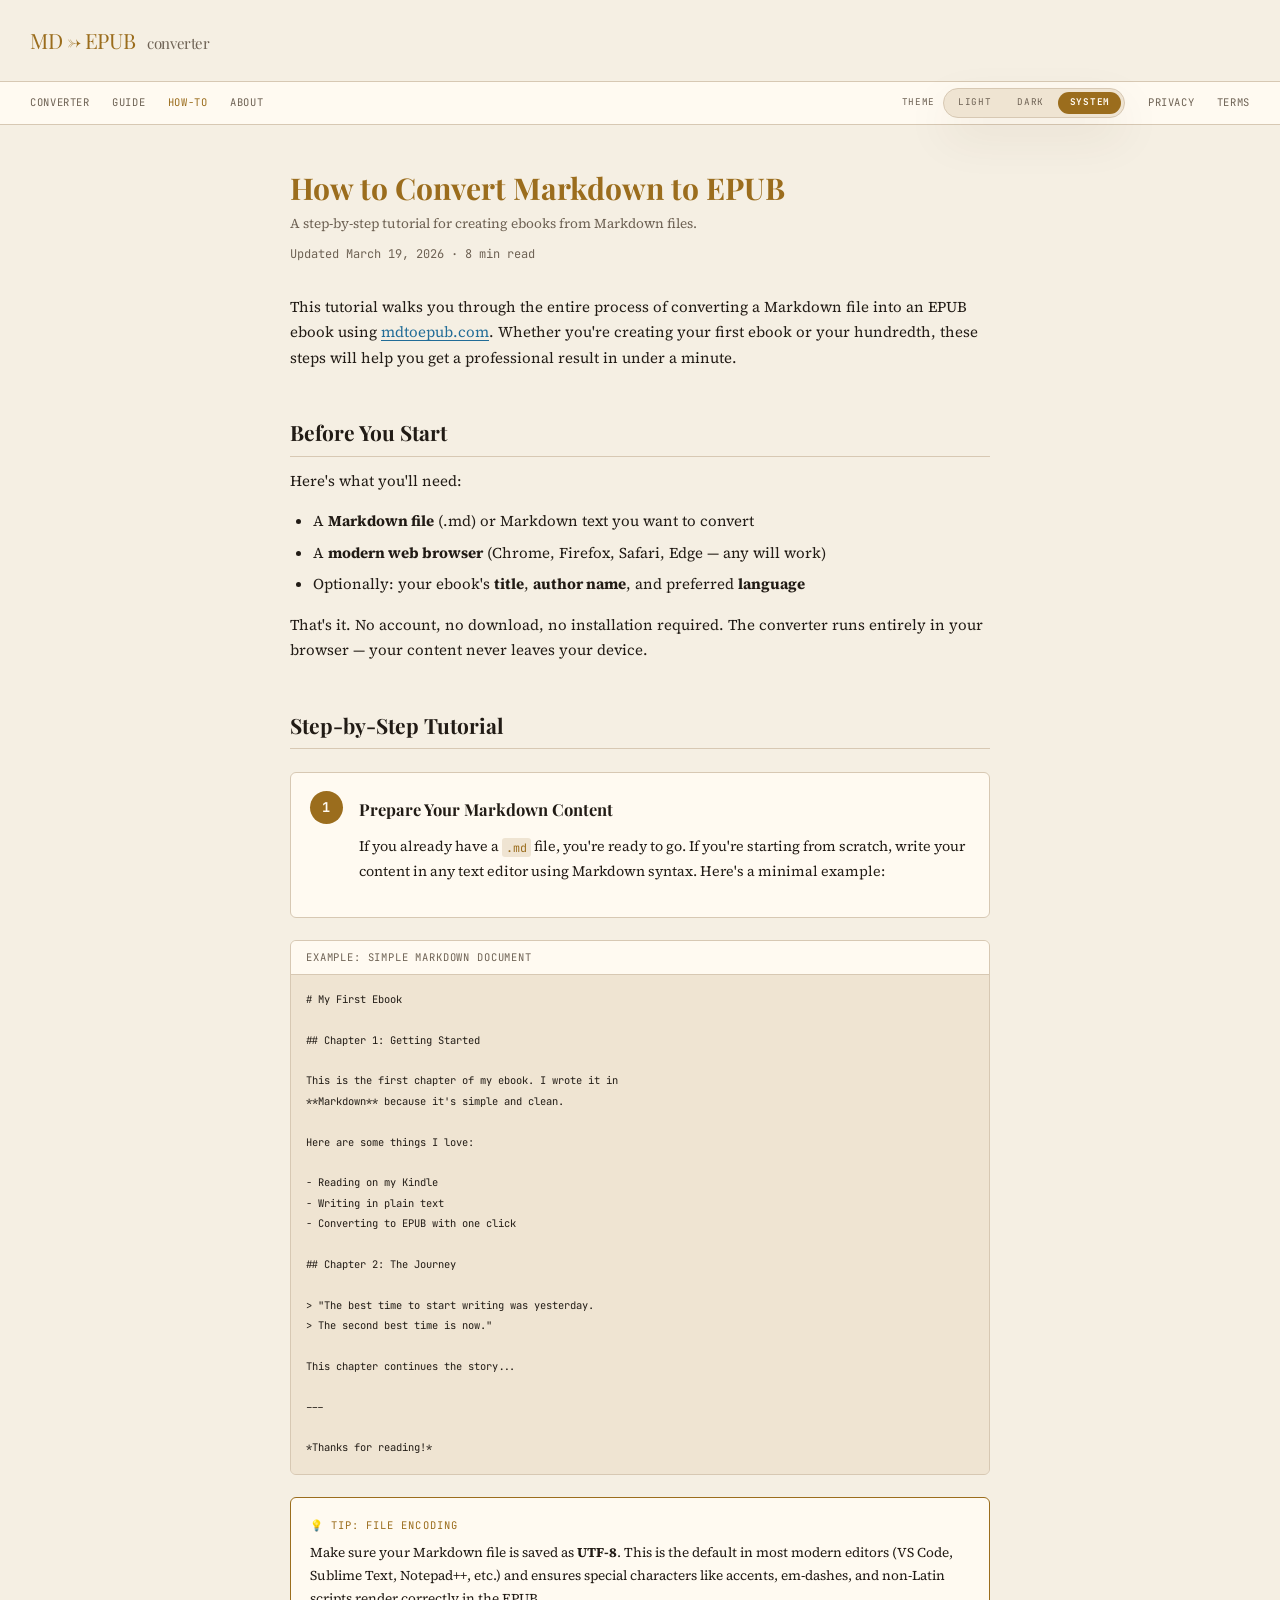
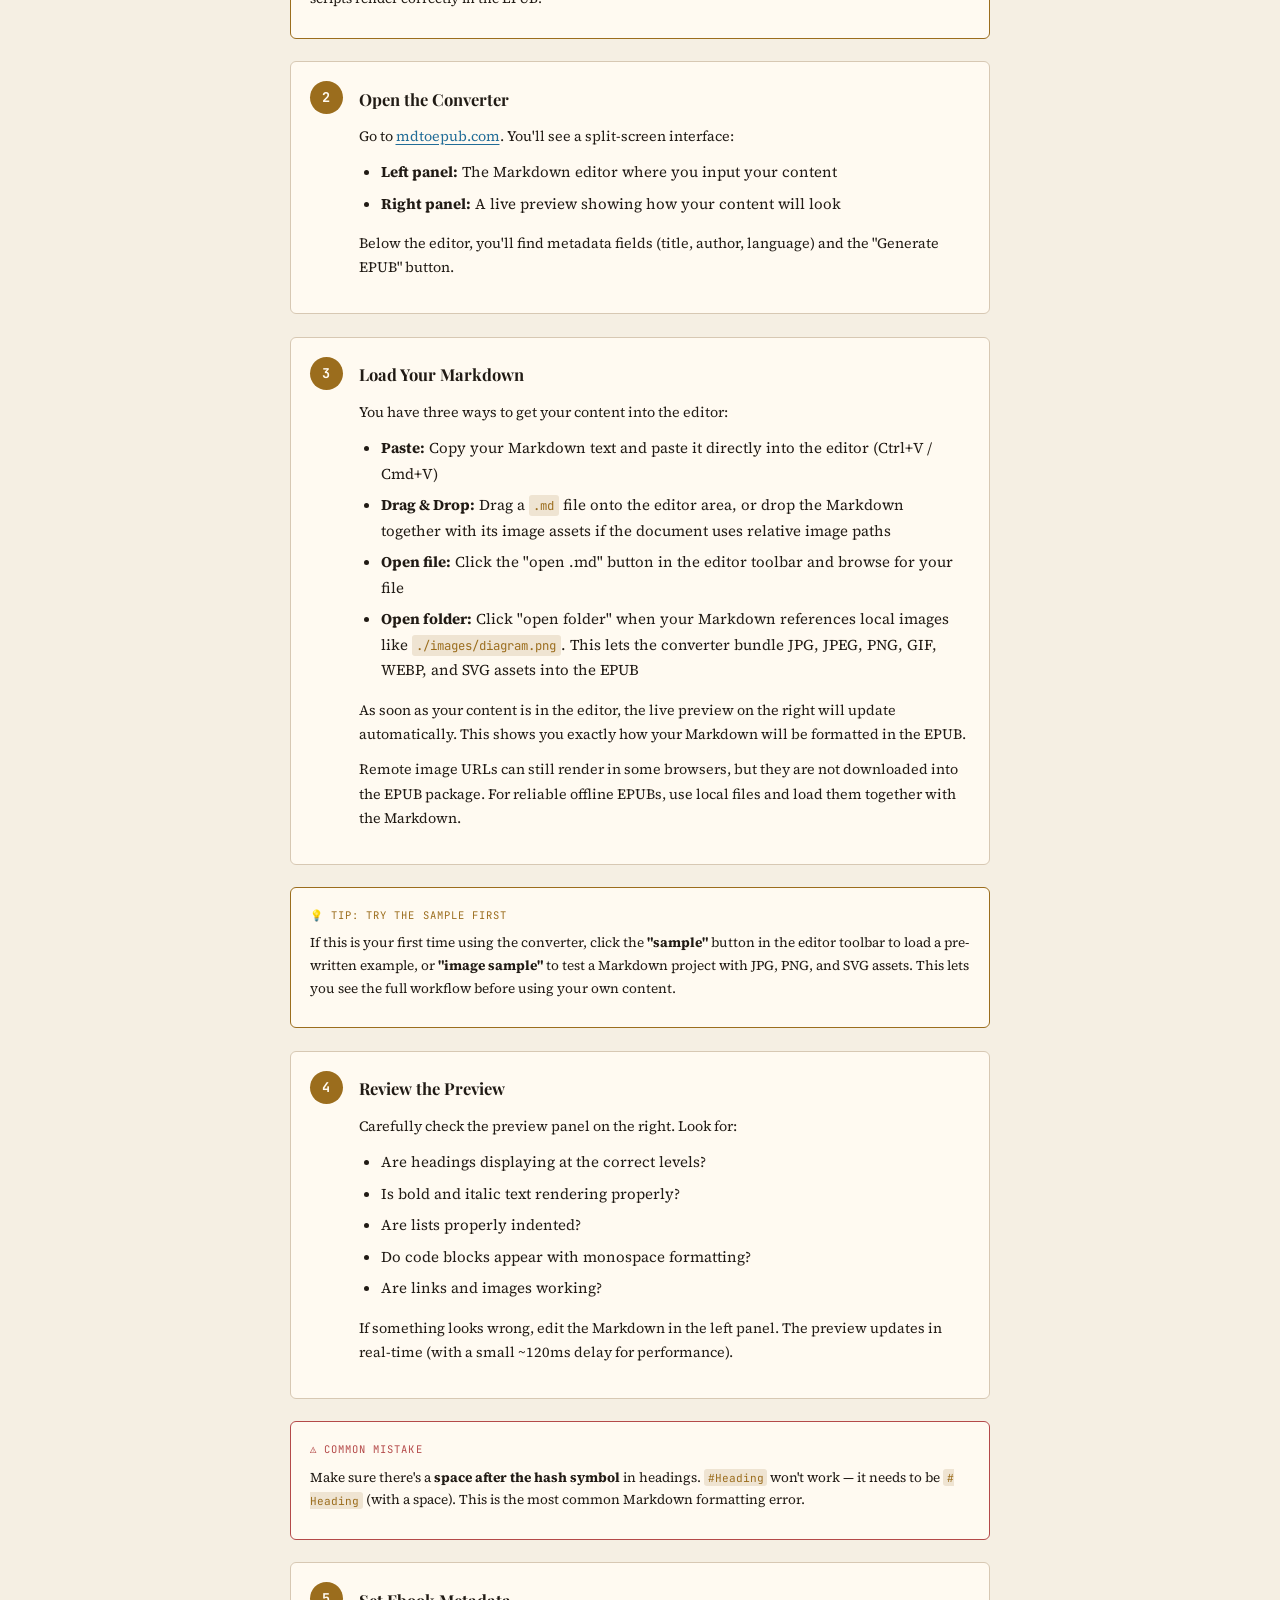
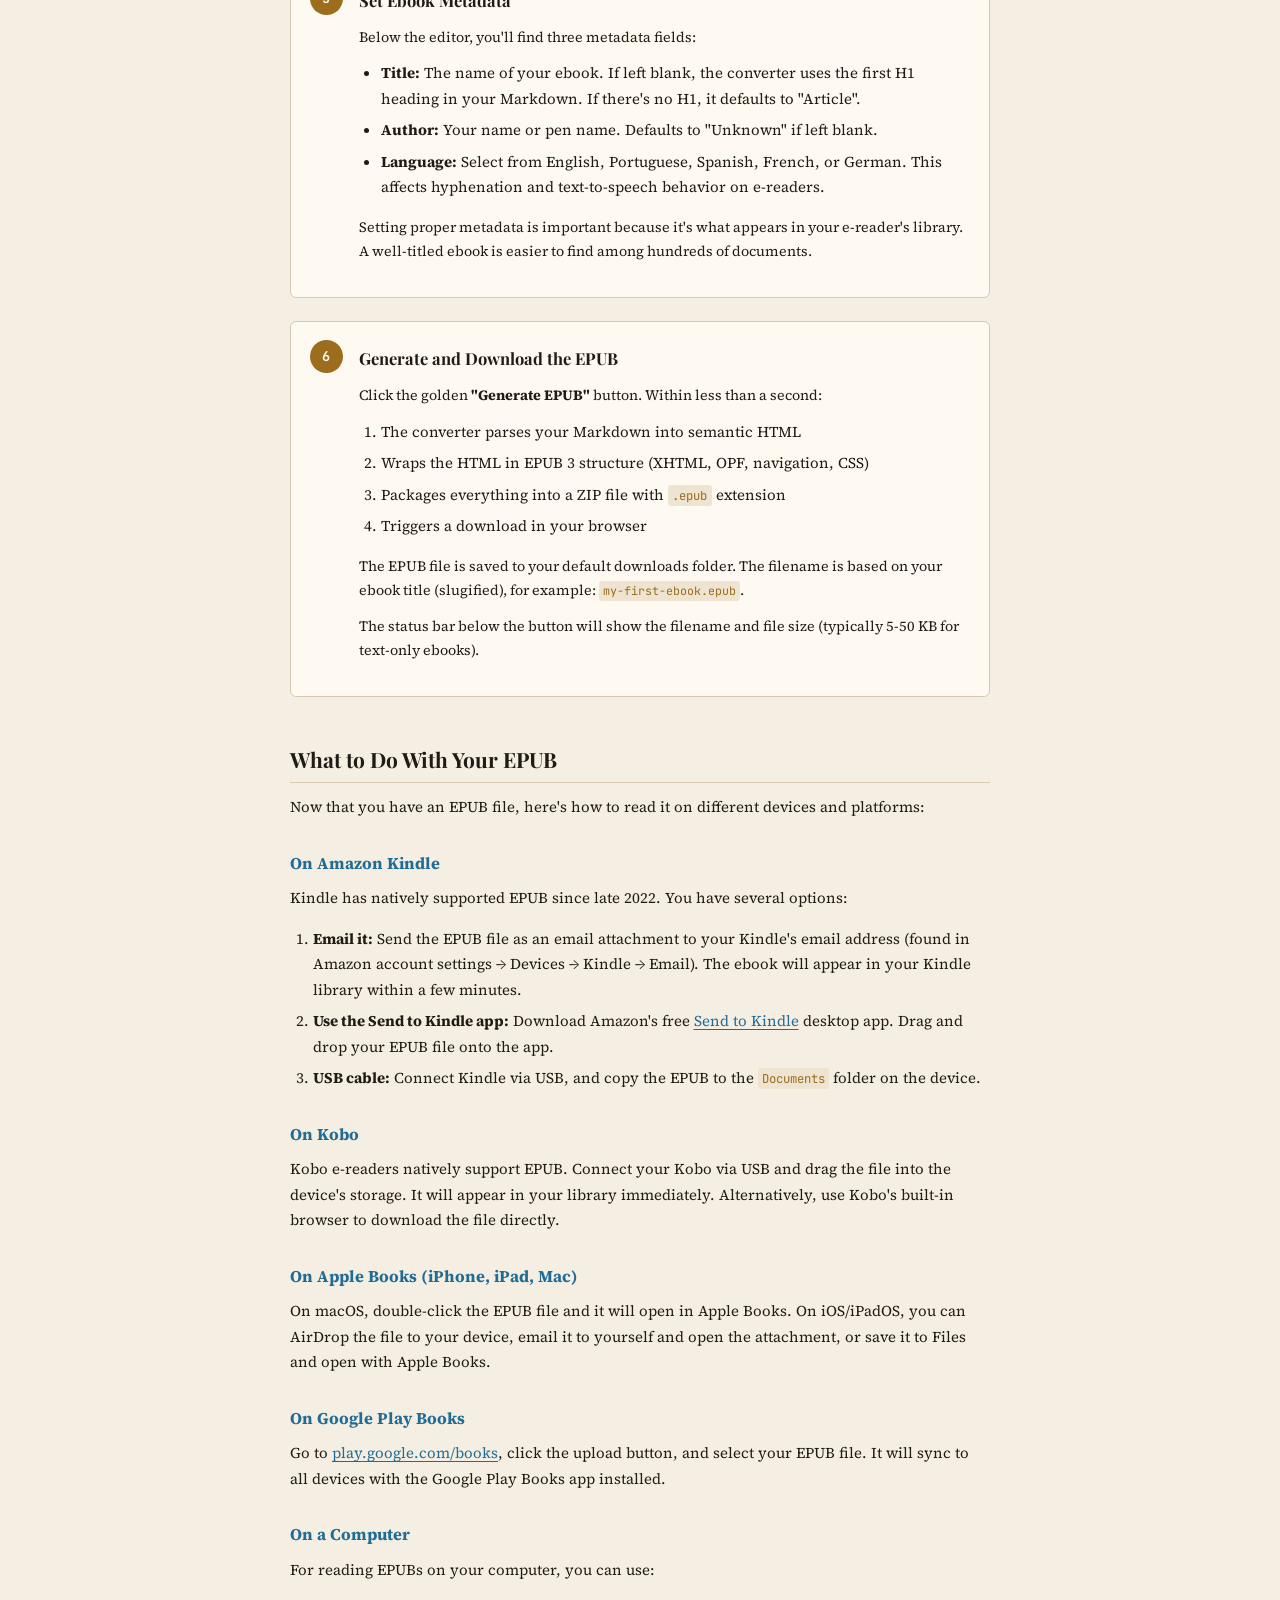
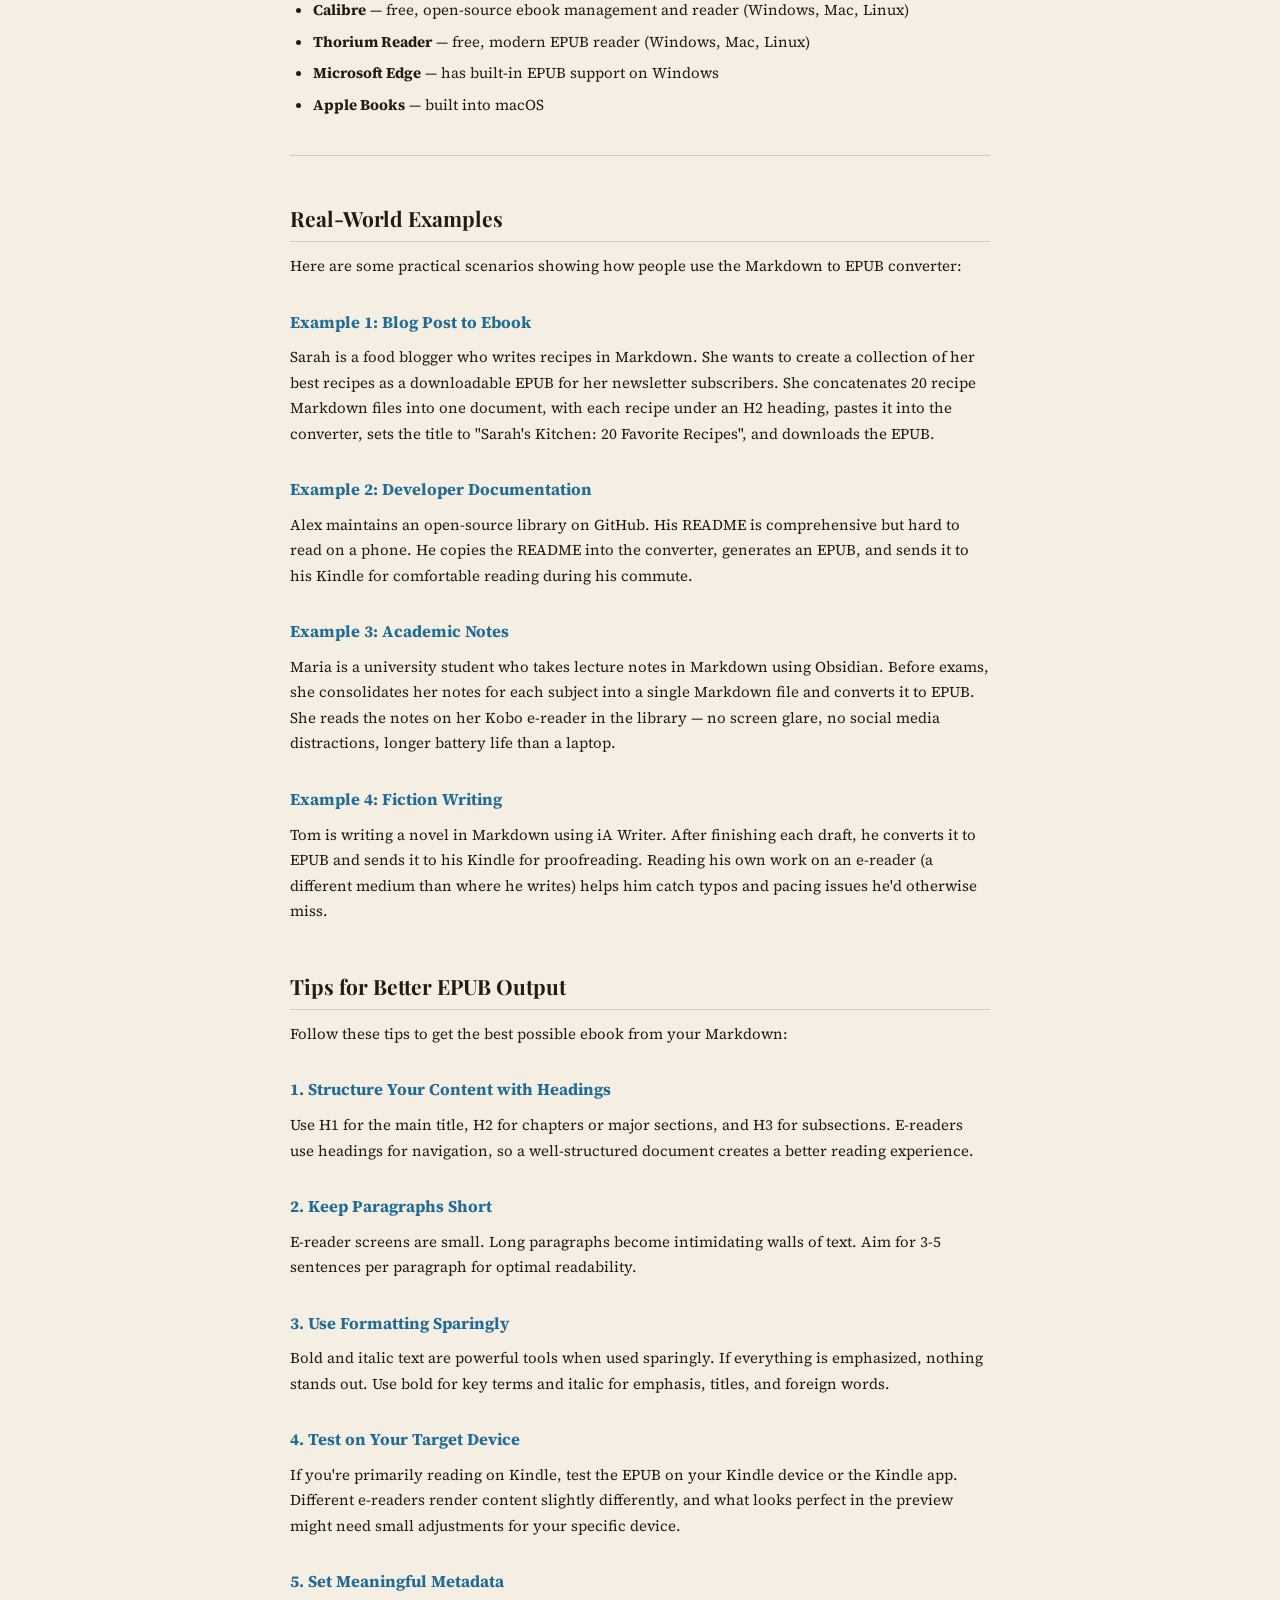
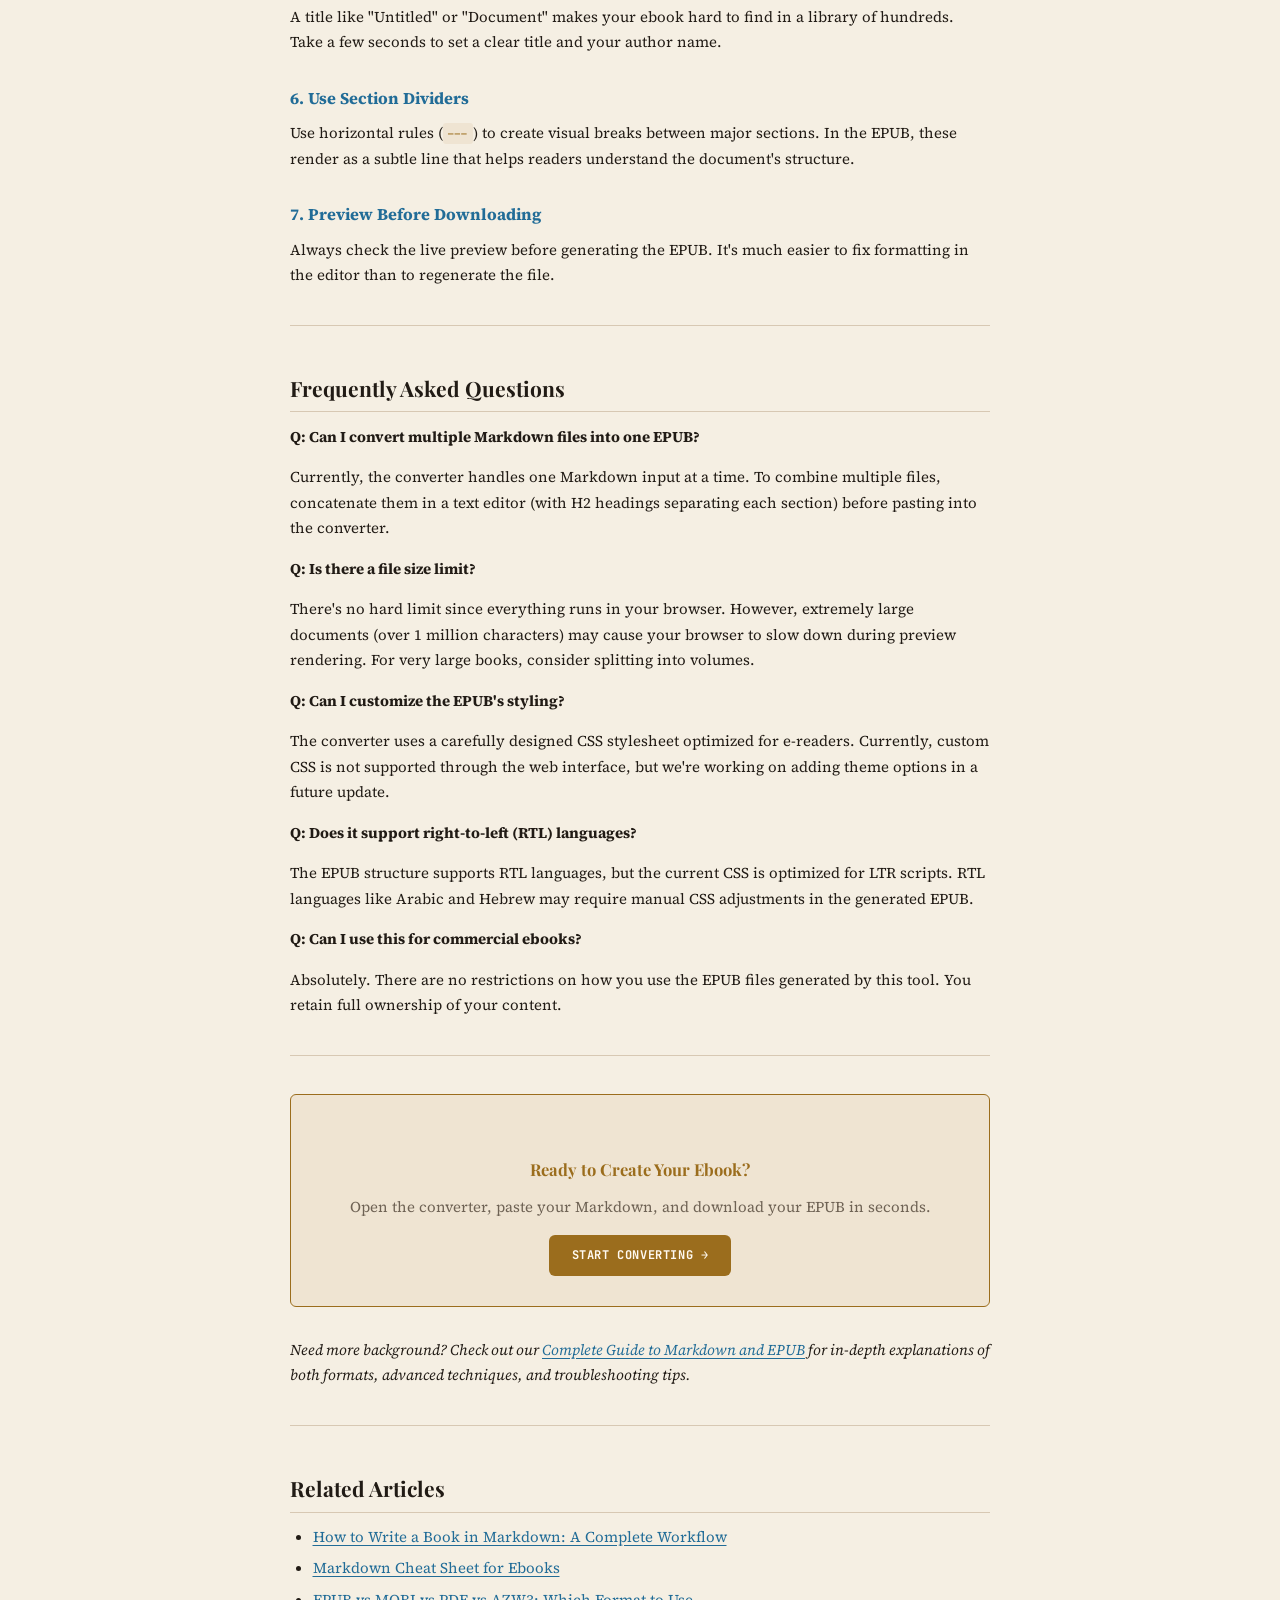
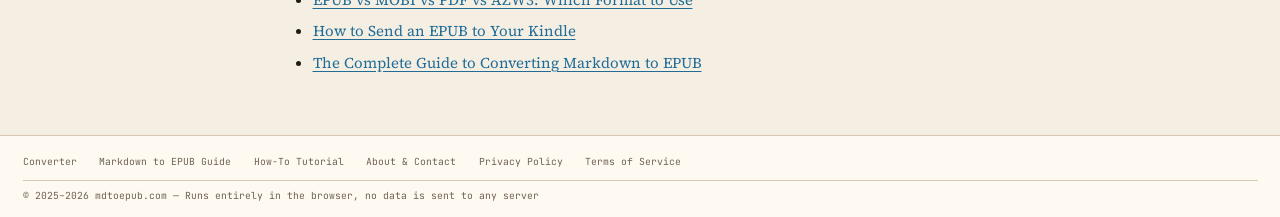
<file: how-to.html>
<!doctype html>
<html lang="en">
  <head>
    <meta charset="UTF-8" />
    <meta name="viewport" content="width=device-width, initial-scale=1.0" />
    <meta name="google-adsense-account" content="ca-pub-4608381042047290" />
    <!-- Google AdSense (Auto Ads) -->
    <script
      async
      src="https://pagead2.googlesyndication.com/pagead/js/adsbygoogle.js?client=ca-pub-4608381042047290"
      crossorigin="anonymous"
    ></script>
    <title>How to Convert Markdown to EPUB — Step-by-Step Tutorial</title>
    <meta
      name="description"
      content="Step-by-step tutorial showing how to convert Markdown files to EPUB ebooks using mdtoepub.com. Includes tips for Kindle, formatting advice, and real examples."
    />
    <meta
      name="keywords"
      content="how to convert markdown to epub, markdown epub tutorial, step by step markdown ebook, kindle markdown tutorial, epub from markdown"
    />
    <meta name="robots" content="index, follow" />
    <meta name="theme-color" content="#0e0e0f" />
    <script>
      (function () {
        const key = "mdtoepub-theme";
        let preference = "system";

        try {
          const storedPreference = window.localStorage.getItem(key);
          if (
            storedPreference === "light" ||
            storedPreference === "dark" ||
            storedPreference === "system"
          ) {
            preference = storedPreference;
          }
        } catch {
          preference = "system";
        }

        const prefersDark =
          window.matchMedia &&
          window.matchMedia("(prefers-color-scheme: dark)").matches;
        const resolvedTheme =
          preference === "system"
            ? prefersDark
              ? "dark"
              : "light"
            : preference;

        document.documentElement.dataset.themePreference = preference;
        document.documentElement.dataset.theme = resolvedTheme;
      })();
    </script>
    <link rel="canonical" href="https://mdtoepub.com/how-to.html" />
    <link
      rel="icon"
      type="image/svg+xml"
      href="data:image/svg+xml,%3Csvg xmlns='http://www.w3.org/2000/svg' viewBox='0 0 100 100'%3E%3Crect width='100' height='100' rx='16' fill='%230e0e0f'/%3E%3Ctext x='50' y='68' text-anchor='middle' font-family='Georgia,serif' font-size='48' font-weight='bold' fill='%23e8c97e'%3EE%3C/text%3E%3C/svg%3E"
    />
    <meta
      property="og:title"
      content="How to Convert Markdown to EPUB — Step-by-Step Tutorial"
    />
    <meta
      property="og:description"
      content="A beginner-friendly tutorial on converting Markdown files to EPUB for Kindle and e-readers."
    />
    <meta property="og:type" content="article" />
    <meta property="og:url" content="https://mdtoepub.com/how-to.html" />

    <!-- Structured Data: HowTo -->
    <script type="application/ld+json">
      {
        "@context": "https://schema.org",
        "@type": "HowTo",
        "name": "How to Convert Markdown to EPUB",
        "description": "Step-by-step tutorial on converting Markdown files to EPUB ebook format using mdtoepub.com",
        "url": "https://mdtoepub.com/how-to.html",
        "totalTime": "PT2M",
        "tool": {
          "@type": "HowToTool",
          "name": "mdtoepub.com"
        },
        "step": [
          {
            "@type": "HowToStep",
            "name": "Prepare your Markdown file",
            "text": "Write or find a Markdown (.md) file you want to convert. Ensure it uses standard Markdown syntax with proper headings, paragraphs, and formatting."
          },
          {
            "@type": "HowToStep",
            "name": "Open the converter",
            "text": "Visit mdtoepub.com and you'll see the converter interface with an editor on the left and a preview on the right."
          },
          {
            "@type": "HowToStep",
            "name": "Load your Markdown content",
            "text": "Either paste your Markdown text into the editor, drag and drop a .md file, click 'open .md' to browse for a file, or use 'open folder' when your Markdown references local images such as ./images/diagram.png."
          },
          {
            "@type": "HowToStep",
            "name": "Review the preview",
            "text": "Check the formatted preview on the right panel to make sure everything looks correct before generating the EPUB."
          },
          {
            "@type": "HowToStep",
            "name": "Set metadata",
            "text": "Optionally set the ebook title, author name, and language in the fields below the editor."
          },
          {
            "@type": "HowToStep",
            "name": "Generate and download",
            "text": "Click 'Generate EPUB' to create and download your ebook file instantly."
          }
        ]
      }
    </script>

    <style>
      @import url("https://fonts.googleapis.com/css2?family=Playfair+Display:wght@400;700&family=JetBrains+Mono:wght@400;500&family=Source+Serif+4:ital,wght@0,300;0,400;1,300&display=swap");

      *,
      *::before,
      *::after {
        box-sizing: border-box;
        margin: 0;
        padding: 0;
      }

      :root {
        --bg: #0e0e0f;
        --surface: #161618;
        --surface2: #1e1e21;
        --border: #2a2a2e;
        --accent: #e8c97e;
        --accent2: #7eb8e8;
        --text: #e8e6e0;
        --muted: #7a7870;
        --success: #6ec97e;
        --radius: 6px;
      }

      html,
      body {
        background: var(--bg);
        color: var(--text);
        font-family: "Source Serif 4", serif;
        font-size: 15px;
        line-height: 1.7;
        overflow-x: hidden;
        max-width: 100vw;
      }

      .shell {
        min-height: 100vh;
        display: grid;
        grid-template-rows: auto auto auto 1fr auto;
      }

      header {
        padding: 1.5rem 2rem;
        border-bottom: 1px solid var(--border);
        display: flex;
        align-items: center;
        gap: 1rem;
      }
      .logo {
        font-family: "Playfair Display", serif;
        font-size: 1.4rem;
        letter-spacing: -0.02em;
        color: var(--accent);
        text-decoration: none;
      }
      .logo span {
        color: var(--muted);
        font-weight: 400;
        font-size: 1rem;
        margin-left: 0.5rem;
      }

      nav {
        background: var(--surface);
        border-bottom: 1px solid var(--border);
        padding: 0.4rem 2rem;
        display: flex;
        align-items: center;
        gap: 1.5rem;
        font-family: "JetBrains Mono", monospace;
        font-size: 0.7rem;
      }
      nav a {
        color: var(--muted);
        text-decoration: none;
        text-transform: uppercase;
        letter-spacing: 0.06em;
        padding: 0.3rem 0;
        transition: color 0.15s;
      }
      nav a:hover,
      nav a.active {
        color: var(--accent);
      }
      nav .nav-spacer {
        flex: 1;
      }

      .ad-banner {
        background: var(--surface);
        border-bottom: 1px solid var(--border);
        display: flex;
        align-items: center;
        justify-content: center;
        gap: 0.75rem;
        min-height: 60px;
        position: relative;
        width: 100%;
        max-width: 100%;
        min-width: 0;
        overflow: hidden;
      }
      .ad-banner .ad-slot {
        text-align: center;
        max-width: 728px;
        width: 100%;
        min-height: 50px;
        display: flex;
        align-items: center;
        justify-content: center;
        min-width: 0;
        overflow-x: auto;
        overflow-y: hidden;
        -webkit-overflow-scrolling: touch;
      }

      .ad-banner .ad-slot > * {
        flex: 0 0 auto;
      }
      .ad-banner .ad-label {
        position: absolute;
        top: 4px;
        right: 12px;
        font-family: "JetBrains Mono", monospace;
        font-size: 0.5rem;
        text-transform: uppercase;
        letter-spacing: 0.1em;
        color: var(--muted);
        opacity: 0.5;
      }

      .content {
        max-width: 760px;
        margin: 0 auto;
        padding: 3rem 2rem;
      }
      .content h1 {
        font-family: "Playfair Display", serif;
        font-size: 2rem;
        color: var(--accent);
        margin-bottom: 0.5rem;
        line-height: 1.2;
      }
      .content .subtitle {
        color: var(--muted);
        font-size: 0.9rem;
        margin-bottom: 0.5rem;
      }
      .content .meta-info {
        color: var(--muted);
        font-size: 0.8rem;
        margin-bottom: 2rem;
        font-family: "JetBrains Mono", monospace;
      }
      .content h2 {
        font-family: "Playfair Display", serif;
        font-size: 1.4rem;
        color: var(--text);
        margin-top: 3rem;
        margin-bottom: 0.75rem;
        padding-bottom: 0.3rem;
        border-bottom: 1px solid var(--border);
      }
      .content h3 {
        font-size: 1.1rem;
        color: var(--accent2);
        margin-top: 2rem;
        margin-bottom: 0.5rem;
      }
      .content p {
        margin-bottom: 1rem;
        color: var(--text);
      }
      .content ul,
      .content ol {
        padding-left: 1.5em;
        margin-bottom: 1rem;
      }
      .content li {
        margin-bottom: 0.4rem;
      }
      .content a {
        color: var(--accent2);
        text-decoration: underline;
        text-underline-offset: 3px;
      }
      .content strong {
        color: var(--text);
      }
      .content code {
        font-family: "JetBrains Mono", monospace;
        font-size: 0.82em;
        background: var(--surface2);
        padding: 0.15em 0.35em;
        border-radius: 3px;
        color: var(--accent);
      }
      .content pre {
        background: var(--surface2);
        border: 1px solid var(--border);
        border-radius: var(--radius);
        padding: 1rem;
        overflow-x: auto;
        margin: 1rem 0 1.5rem;
        font-size: 0.85rem;
        line-height: 1.6;
      }
      .content pre code {
        background: none;
        padding: 0;
        color: var(--text);
      }
      .content blockquote {
        border-left: 3px solid var(--accent);
        margin: 1.5rem 0;
        padding: 0.75rem 1.25rem;
        color: var(--muted);
        font-style: italic;
        background: var(--surface);
        border-radius: 0 var(--radius) var(--radius) 0;
      }
      .content hr {
        border: none;
        border-top: 1px solid var(--border);
        margin: 2.5rem 0;
      }

      /* Step cards */
      .step {
        background: var(--surface);
        border: 1px solid var(--border);
        border-radius: var(--radius);
        padding: 1.5rem;
        margin: 1.5rem 0;
        position: relative;
        padding-left: 4.5rem;
      }
      .step-number {
        position: absolute;
        left: 1.25rem;
        top: 1.25rem;
        width: 2.2rem;
        height: 2.2rem;
        border-radius: 50%;
        background: var(--accent);
        color: var(--accent-contrast);
        display: flex;
        align-items: center;
        justify-content: center;
        font-family: "JetBrains Mono", monospace;
        font-weight: 700;
        font-size: 0.9rem;
      }
      .step h3 {
        font-family: "Playfair Display", serif;
        font-size: 1.1rem;
        color: var(--text);
        margin: 0 0 0.75rem;
      }
      .step p {
        font-size: 0.95rem;
        margin-bottom: 0.75rem;
      }

      .tip-box {
        background: var(--surface);
        border: 1px solid var(--accent);
        border-radius: var(--radius);
        padding: 1.25rem;
        margin: 1.5rem 0;
      }
      .tip-box .tip-label {
        font-family: "JetBrains Mono", monospace;
        font-size: 0.7rem;
        text-transform: uppercase;
        letter-spacing: 0.1em;
        color: var(--accent);
        margin-bottom: 0.5rem;
      }
      .tip-box p {
        margin-bottom: 0.5rem;
        font-size: 0.9rem;
      }

      .warning-box {
        background: var(--surface);
        border: 1px solid var(--danger);
        border-radius: var(--radius);
        padding: 1.25rem;
        margin: 1.5rem 0;
      }
      .warning-box .warning-label {
        font-family: "JetBrains Mono", monospace;
        font-size: 0.7rem;
        text-transform: uppercase;
        letter-spacing: 0.1em;
        color: var(--danger);
        margin-bottom: 0.5rem;
      }
      .warning-box p {
        margin-bottom: 0.5rem;
        font-size: 0.9rem;
      }

      .example-box {
        background: var(--surface2);
        border: 1px solid var(--border);
        border-radius: var(--radius);
        margin: 1.5rem 0;
        overflow: hidden;
      }
      .example-box .example-header {
        background: var(--surface);
        padding: 0.5rem 1rem;
        font-family: "JetBrains Mono", monospace;
        font-size: 0.7rem;
        text-transform: uppercase;
        letter-spacing: 0.08em;
        color: var(--muted);
        border-bottom: 1px solid var(--border);
      }
      .example-box pre {
        margin: 0;
        border: none;
        border-radius: 0;
      }

      .cta-box {
        background: var(--surface2);
        border: 1px solid var(--accent);
        border-radius: var(--radius);
        padding: 2rem;
        margin: 2rem 0;
        text-align: center;
      }
      .cta-box h3 {
        color: var(--accent);
        margin-bottom: 0.75rem;
        font-family: "Playfair Display", serif;
      }
      .cta-box p {
        color: var(--muted);
        margin-bottom: 1rem;
      }
      .cta-box a.btn {
        display: inline-block;
        background: var(--accent);
        color: var(--accent-contrast);
        padding: 0.7rem 1.5rem;
        border-radius: var(--radius);
        font-family: "JetBrains Mono", monospace;
        font-size: 0.8rem;
        text-transform: uppercase;
        letter-spacing: 0.05em;
        text-decoration: none;
        font-weight: 700;
      }
      .cta-box a.btn:hover {
        filter: brightness(1.1);
      }

      .ad-mid {
        background: var(--surface);
        border: 1px solid var(--border);
        border-radius: var(--radius);
        padding: 0.75rem;
        margin: 2rem 0;
        text-align: center;
        position: relative;
      }
      .ad-mid .ad-label {
        position: absolute;
        top: 4px;
        right: 8px;
        font-family: "JetBrains Mono", monospace;
        font-size: 0.45rem;
        text-transform: uppercase;
        letter-spacing: 0.1em;
        color: var(--muted);
        opacity: 0.5;
      }

      footer {
        padding: 1.2rem 1.5rem 0.8rem;
        border-top: 1px solid var(--border);
        background: var(--surface);
        font-family: "JetBrains Mono", monospace;
        font-size: 0.65rem;
        color: var(--muted);
        display: flex;
        flex-direction: column;
        gap: 0.6rem;
      }
      .footer-top {
        display: flex;
        justify-content: space-between;
        align-items: center;
      }
      .footer-links {
        display: flex;
        gap: 1.5rem;
        flex-wrap: wrap;
      }
      .footer-links a {
        color: var(--muted);
        text-decoration: none;
        transition: color 0.15s;
      }
      .footer-links a:hover {
        color: var(--accent);
      }
      .footer-bottom {
        display: flex;
        justify-content: space-between;
        align-items: center;
        padding-top: 0.5rem;
        border-top: 1px solid var(--border);
      }

      ::-webkit-scrollbar {
        width: 5px;
      }
      ::-webkit-scrollbar-track {
        background: transparent;
      }
      ::-webkit-scrollbar-thumb {
        background: var(--border);
        border-radius: 10px;
      }

      /* — Mobile Responsive — */
      @media (max-width: 768px) {
        header {
          padding: 1rem 1rem;
        }
        .logo {
          font-size: 1.15rem;
        }
        .logo span {
          font-size: 0.8rem;
          margin-left: 0.3rem;
        }
        nav {
          padding: 0.4rem 1rem;
          gap: 0.75rem;
          overflow-x: auto;
          -webkit-overflow-scrolling: touch;
          white-space: nowrap;
          scrollbar-width: none;
        }
        nav::-webkit-scrollbar {
          display: none;
        }
        .ad-banner {
          padding: 0.4rem 0.5rem;
          min-height: 50px;
        }
        .ad-banner .ad-slot {
          max-width: 100%;
        }
        .content {
          padding: 2rem 1rem;
        }
        .content h1 {
          font-size: 1.5rem;
        }
        .content h2 {
          font-size: 1.2rem;
          margin-top: 2rem;
        }
        .step {
          padding: 1.25rem;
          padding-left: 4rem;
        }
        .step-number {
          left: 1rem;
          top: 1rem;
          width: 2rem;
          height: 2rem;
          font-size: 0.8rem;
        }
        .content pre {
          font-size: 0.78rem;
          padding: 0.75rem;
        }
        .tip-box {
          padding: 1rem;
        }
        .cta-box {
          padding: 1rem;
        }
        footer {
          padding: 1rem 1rem 0.6rem;
        }
        .footer-top {
          flex-direction: column;
          align-items: flex-start;
          gap: 0.4rem;
        }
        .footer-links {
          gap: 0.75rem;
          flex-wrap: wrap;
        }
        .footer-bottom {
          flex-direction: column;
          align-items: flex-start;
          gap: 0.3rem;
          font-size: 0.6rem;
        }
      }

      @media (max-width: 480px) {
        header {
          padding: 0.75rem 0.75rem;
        }
        .logo {
          font-size: 1rem;
        }
        nav {
          padding: 0.35rem 0.75rem;
          gap: 0.6rem;
          font-size: 0.6rem;
        }
        .content {
          padding: 1.5rem 0.75rem;
        }
        .content h1 {
          font-size: 1.25rem;
        }
        .step {
          padding: 1rem;
          padding-left: 3.5rem;
        }
      }
    </style>
    <link rel="stylesheet" href="assets/theme.css" />
  </head>
  <body>
    <div class="shell">
      <header>
        <a href="/" class="logo">MD → EPUB <span>converter</span></a>
      </header>

      <nav>
        <a href="/">Converter</a>
        <a href="/guide.html">Guide</a>
        <a href="/how-to.html" class="active">How-To</a>
        <a href="/about.html">About</a>
        <span class="nav-spacer"></span>
        <a href="/privacy.html">Privacy</a>
        <a href="/terms.html">Terms</a>
      </nav>

      <div class="content">
        <h1>How to Convert Markdown to EPUB</h1>
        <p class="subtitle">
          A step-by-step tutorial for creating ebooks from Markdown files.
        </p>
        <p class="meta-info">Updated March 19, 2026 · 8 min read</p>

        <p>
          This tutorial walks you through the entire process of converting a
          Markdown file into an EPUB ebook using <a href="/">mdtoepub.com</a>.
          Whether you're creating your first ebook or your hundredth, these
          steps will help you get a professional result in under a minute.
        </p>

        <h2>Before You Start</h2>
        <p>Here's what you'll need:</p>
        <ul>
          <li>
            A <strong>Markdown file</strong> (.md) or Markdown text you want to
            convert
          </li>
          <li>
            A <strong>modern web browser</strong> (Chrome, Firefox, Safari, Edge
            — any will work)
          </li>
          <li>
            Optionally: your ebook's <strong>title</strong>,
            <strong>author name</strong>, and preferred
            <strong>language</strong>
          </li>
        </ul>
        <p>
          That's it. No account, no download, no installation required. The
          converter runs entirely in your browser — your content never leaves
          your device.
        </p>

        <h2>Step-by-Step Tutorial</h2>

        <div class="step">
          <div class="step-number">1</div>
          <h3>Prepare Your Markdown Content</h3>
          <p>
            If you already have a <code>.md</code> file, you're ready to go. If
            you're starting from scratch, write your content in any text editor
            using Markdown syntax. Here's a minimal example:
          </p>
        </div>

        <div class="example-box">
          <div class="example-header">Example: Simple Markdown Document</div>
          <pre><code># My First Ebook

## Chapter 1: Getting Started

This is the first chapter of my ebook. I wrote it in
**Markdown** because it's simple and clean.

Here are some things I love:

- Reading on my Kindle
- Writing in plain text
- Converting to EPUB with one click

## Chapter 2: The Journey

> "The best time to start writing was yesterday.
> The second best time is now."

This chapter continues the story...

---

*Thanks for reading!*</code></pre>
        </div>

        <div class="tip-box">
          <div class="tip-label">💡 Tip: File Encoding</div>
          <p>
            Make sure your Markdown file is saved as <strong>UTF-8</strong>.
            This is the default in most modern editors (VS Code, Sublime Text,
            Notepad++, etc.) and ensures special characters like accents,
            em-dashes, and non-Latin scripts render correctly in the EPUB.
          </p>
        </div>

        <div class="step">
          <div class="step-number">2</div>
          <h3>Open the Converter</h3>
          <p>
            Go to <a href="/">mdtoepub.com</a>. You'll see a split-screen
            interface:
          </p>
          <ul>
            <li>
              <strong>Left panel:</strong> The Markdown editor where you input
              your content
            </li>
            <li>
              <strong>Right panel:</strong> A live preview showing how your
              content will look
            </li>
          </ul>
          <p>
            Below the editor, you'll find metadata fields (title, author,
            language) and the "Generate EPUB" button.
          </p>
        </div>

        <div class="step">
          <div class="step-number">3</div>
          <h3>Load Your Markdown</h3>
          <p>You have three ways to get your content into the editor:</p>
          <ul>
            <li>
              <strong>Paste:</strong> Copy your Markdown text and paste it
              directly into the editor (Ctrl+V / Cmd+V)
            </li>
            <li>
              <strong>Drag &amp; Drop:</strong> Drag a <code>.md</code> file
              onto the editor area, or drop the Markdown together with its image
              assets if the document uses relative image paths
            </li>
            <li>
              <strong>Open file:</strong> Click the "open .md" button in the
              editor toolbar and browse for your file
            </li>
            <li>
              <strong>Open folder:</strong> Click "open folder" when your
              Markdown references local images like
              <code>./images/diagram.png</code>. This lets the converter bundle
              JPG, JPEG, PNG, GIF, WEBP, and SVG assets into the EPUB
            </li>
          </ul>
          <p>
            As soon as your content is in the editor, the live preview on the
            right will update automatically. This shows you exactly how your
            Markdown will be formatted in the EPUB.
          </p>
          <p>
            Remote image URLs can still render in some browsers, but they are
            not downloaded into the EPUB package. For reliable offline EPUBs,
            use local files and load them together with the Markdown.
          </p>
        </div>

        <div class="tip-box">
          <div class="tip-label">💡 Tip: Try the Sample First</div>
          <p>
            If this is your first time using the converter, click the
            <strong>"sample"</strong> button in the editor toolbar to load a
            pre-written example, or <strong>"image sample"</strong> to test a
            Markdown project with JPG, PNG, and SVG assets. This lets you see
            the full workflow before using your own content.
          </p>
        </div>

        <div class="step">
          <div class="step-number">4</div>
          <h3>Review the Preview</h3>
          <p>Carefully check the preview panel on the right. Look for:</p>
          <ul>
            <li>Are headings displaying at the correct levels?</li>
            <li>Is bold and italic text rendering properly?</li>
            <li>Are lists properly indented?</li>
            <li>Do code blocks appear with monospace formatting?</li>
            <li>Are links and images working?</li>
          </ul>
          <p>
            If something looks wrong, edit the Markdown in the left panel. The
            preview updates in real-time (with a small ~120ms delay for
            performance).
          </p>
        </div>

        <div class="warning-box">
          <div class="warning-label">⚠ Common Mistake</div>
          <p>
            Make sure there's a <strong>space after the hash symbol</strong> in
            headings. <code>#Heading</code> won't work — it needs to be
            <code># Heading</code> (with a space). This is the most common
            Markdown formatting error.
          </p>
        </div>

        <div class="step">
          <div class="step-number">5</div>
          <h3>Set Ebook Metadata</h3>
          <p>Below the editor, you'll find three metadata fields:</p>
          <ul>
            <li>
              <strong>Title:</strong> The name of your ebook. If left blank, the
              converter uses the first H1 heading in your Markdown. If there's
              no H1, it defaults to "Article".
            </li>
            <li>
              <strong>Author:</strong> Your name or pen name. Defaults to
              "Unknown" if left blank.
            </li>
            <li>
              <strong>Language:</strong> Select from English, Portuguese,
              Spanish, French, or German. This affects hyphenation and
              text-to-speech behavior on e-readers.
            </li>
          </ul>
          <p>
            Setting proper metadata is important because it's what appears in
            your e-reader's library. A well-titled ebook is easier to find among
            hundreds of documents.
          </p>
        </div>

        <div class="step">
          <div class="step-number">6</div>
          <h3>Generate and Download the EPUB</h3>
          <p>
            Click the golden <strong>"Generate EPUB"</strong> button. Within
            less than a second:
          </p>
          <ol>
            <li>The converter parses your Markdown into semantic HTML</li>
            <li>
              Wraps the HTML in EPUB 3 structure (XHTML, OPF, navigation, CSS)
            </li>
            <li>
              Packages everything into a ZIP file with
              <code>.epub</code> extension
            </li>
            <li>Triggers a download in your browser</li>
          </ol>
          <p>
            The EPUB file is saved to your default downloads folder. The
            filename is based on your ebook title (slugified), for example:
            <code>my-first-ebook.epub</code>.
          </p>
          <p>
            The status bar below the button will show the filename and file size
            (typically 5-50 KB for text-only ebooks).
          </p>
        </div>

        <h2>What to Do With Your EPUB</h2>
        <p>
          Now that you have an EPUB file, here's how to read it on different
          devices and platforms:
        </p>

        <h3>On Amazon Kindle</h3>
        <p>
          Kindle has natively supported EPUB since late 2022. You have several
          options:
        </p>
        <ol>
          <li>
            <strong>Email it:</strong> Send the EPUB file as an email attachment
            to your Kindle's email address (found in Amazon account settings →
            Devices → Kindle → Email). The ebook will appear in your Kindle
            library within a few minutes.
          </li>
          <li>
            <strong>Use the Send to Kindle app:</strong> Download Amazon's free
            <a
              href="https://www.amazon.com/sendtokindle"
              target="_blank"
              rel="noopener"
              >Send to Kindle</a
            >
            desktop app. Drag and drop your EPUB file onto the app.
          </li>
          <li>
            <strong>USB cable:</strong> Connect Kindle via USB, and copy the
            EPUB to the <code>Documents</code> folder on the device.
          </li>
        </ol>

        <h3>On Kobo</h3>
        <p>
          Kobo e-readers natively support EPUB. Connect your Kobo via USB and
          drag the file into the device's storage. It will appear in your
          library immediately. Alternatively, use Kobo's built-in browser to
          download the file directly.
        </p>

        <h3>On Apple Books (iPhone, iPad, Mac)</h3>
        <p>
          On macOS, double-click the EPUB file and it will open in Apple Books.
          On iOS/iPadOS, you can AirDrop the file to your device, email it to
          yourself and open the attachment, or save it to Files and open with
          Apple Books.
        </p>

        <h3>On Google Play Books</h3>
        <p>
          Go to
          <a href="https://play.google.com/books" target="_blank" rel="noopener"
            >play.google.com/books</a
          >, click the upload button, and select your EPUB file. It will sync to
          all devices with the Google Play Books app installed.
        </p>

        <h3>On a Computer</h3>
        <p>For reading EPUBs on your computer, you can use:</p>
        <ul>
          <li>
            <strong>Calibre</strong> — free, open-source ebook management and
            reader (Windows, Mac, Linux)
          </li>
          <li>
            <strong>Thorium Reader</strong> — free, modern EPUB reader (Windows,
            Mac, Linux)
          </li>
          <li>
            <strong>Microsoft Edge</strong> — has built-in EPUB support on
            Windows
          </li>
          <li><strong>Apple Books</strong> — built into macOS</li>
        </ul>

        <hr />

        <h2>Real-World Examples</h2>
        <p>
          Here are some practical scenarios showing how people use the Markdown
          to EPUB converter:
        </p>

        <h3>Example 1: Blog Post to Ebook</h3>
        <p>
          Sarah is a food blogger who writes recipes in Markdown. She wants to
          create a collection of her best recipes as a downloadable EPUB for her
          newsletter subscribers. She concatenates 20 recipe Markdown files into
          one document, with each recipe under an H2 heading, pastes it into the
          converter, sets the title to "Sarah's Kitchen: 20 Favorite Recipes",
          and downloads the EPUB.
        </p>

        <h3>Example 2: Developer Documentation</h3>
        <p>
          Alex maintains an open-source library on GitHub. His README is
          comprehensive but hard to read on a phone. He copies the README into
          the converter, generates an EPUB, and sends it to his Kindle for
          comfortable reading during his commute.
        </p>

        <h3>Example 3: Academic Notes</h3>
        <p>
          Maria is a university student who takes lecture notes in Markdown
          using Obsidian. Before exams, she consolidates her notes for each
          subject into a single Markdown file and converts it to EPUB. She reads
          the notes on her Kobo e-reader in the library — no screen glare, no
          social media distractions, longer battery life than a laptop.
        </p>

        <h3>Example 4: Fiction Writing</h3>
        <p>
          Tom is writing a novel in Markdown using iA Writer. After finishing
          each draft, he converts it to EPUB and sends it to his Kindle for
          proofreading. Reading his own work on an e-reader (a different medium
          than where he writes) helps him catch typos and pacing issues he'd
          otherwise miss.
        </p>

        <h2>Tips for Better EPUB Output</h2>
        <p>
          Follow these tips to get the best possible ebook from your Markdown:
        </p>

        <h3>1. Structure Your Content with Headings</h3>
        <p>
          Use H1 for the main title, H2 for chapters or major sections, and H3
          for subsections. E-readers use headings for navigation, so a
          well-structured document creates a better reading experience.
        </p>

        <h3>2. Keep Paragraphs Short</h3>
        <p>
          E-reader screens are small. Long paragraphs become intimidating walls
          of text. Aim for 3-5 sentences per paragraph for optimal readability.
        </p>

        <h3>3. Use Formatting Sparingly</h3>
        <p>
          Bold and italic text are powerful tools when used sparingly. If
          everything is emphasized, nothing stands out. Use bold for key terms
          and italic for emphasis, titles, and foreign words.
        </p>

        <h3>4. Test on Your Target Device</h3>
        <p>
          If you're primarily reading on Kindle, test the EPUB on your Kindle
          device or the Kindle app. Different e-readers render content slightly
          differently, and what looks perfect in the preview might need small
          adjustments for your specific device.
        </p>

        <h3>5. Set Meaningful Metadata</h3>
        <p>
          A title like "Untitled" or "Document" makes your ebook hard to find in
          a library of hundreds. Take a few seconds to set a clear title and
          your author name.
        </p>

        <h3>6. Use Section Dividers</h3>
        <p>
          Use horizontal rules (<code>---</code>) to create visual breaks
          between major sections. In the EPUB, these render as a subtle line
          that helps readers understand the document's structure.
        </p>

        <h3>7. Preview Before Downloading</h3>
        <p>
          Always check the live preview before generating the EPUB. It's much
          easier to fix formatting in the editor than to regenerate the file.
        </p>

        <hr />

        <h2>Frequently Asked Questions</h2>

        <p>
          <strong
            >Q: Can I convert multiple Markdown files into one EPUB?</strong
          >
        </p>
        <p>
          Currently, the converter handles one Markdown input at a time. To
          combine multiple files, concatenate them in a text editor (with H2
          headings separating each section) before pasting into the converter.
        </p>

        <p><strong>Q: Is there a file size limit?</strong></p>
        <p>
          There's no hard limit since everything runs in your browser. However,
          extremely large documents (over 1 million characters) may cause your
          browser to slow down during preview rendering. For very large books,
          consider splitting into volumes.
        </p>

        <p><strong>Q: Can I customize the EPUB's styling?</strong></p>
        <p>
          The converter uses a carefully designed CSS stylesheet optimized for
          e-readers. Currently, custom CSS is not supported through the web
          interface, but we're working on adding theme options in a future
          update.
        </p>

        <p>
          <strong>Q: Does it support right-to-left (RTL) languages?</strong>
        </p>
        <p>
          The EPUB structure supports RTL languages, but the current CSS is
          optimized for LTR scripts. RTL languages like Arabic and Hebrew may
          require manual CSS adjustments in the generated EPUB.
        </p>

        <p><strong>Q: Can I use this for commercial ebooks?</strong></p>
        <p>
          Absolutely. There are no restrictions on how you use the EPUB files
          generated by this tool. You retain full ownership of your content.
        </p>

        <hr />

        <div class="cta-box">
          <h3>Ready to Create Your Ebook?</h3>
          <p>
            Open the converter, paste your Markdown, and download your EPUB in
            seconds.
          </p>
          <a href="/" class="btn">Start Converting →</a>
        </div>

        <p>
          <em
            >Need more background? Check out our
            <a href="/guide.html">Complete Guide to Markdown and EPUB</a> for
            in-depth explanations of both formats, advanced techniques, and
            troubleshooting tips.</em
          >
        </p>

        <hr />
        <h2>Related Articles</h2>
        <ul>
          <li><a href="/write-a-book-in-markdown.html">How to Write a Book in Markdown: A Complete Workflow</a></li>
          <li><a href="/markdown-cheat-sheet.html">Markdown Cheat Sheet for Ebooks</a></li>
          <li><a href="/epub-vs-mobi-vs-pdf.html">EPUB vs MOBI vs PDF vs AZW3: Which Format to Use</a></li>
          <li><a href="/send-epub-to-kindle.html">How to Send an EPUB to Your Kindle</a></li>
          <li><a href="/guide.html">The Complete Guide to Converting Markdown to EPUB</a></li>
        </ul>
      </div>

      <footer>
        <div class="footer-top">
          <div class="footer-links">
            <a href="/">Converter</a>
            <a href="/guide.html">Markdown to EPUB Guide</a>
            <a href="/how-to.html">How-To Tutorial</a>
            <a href="/about.html">About &amp; Contact</a>
            <a href="/privacy.html">Privacy Policy</a>
            <a href="/terms.html">Terms of Service</a>
          </div>
        </div>
        <div class="footer-bottom">
          <span
            >© 2025–2026 mdtoepub.com — Runs entirely in the browser, no data is
            sent to any server</span
          >
        </div>
      </footer>
    </div>
    <script src="assets/theme.js"></script>
  </body>
</html>
</file>
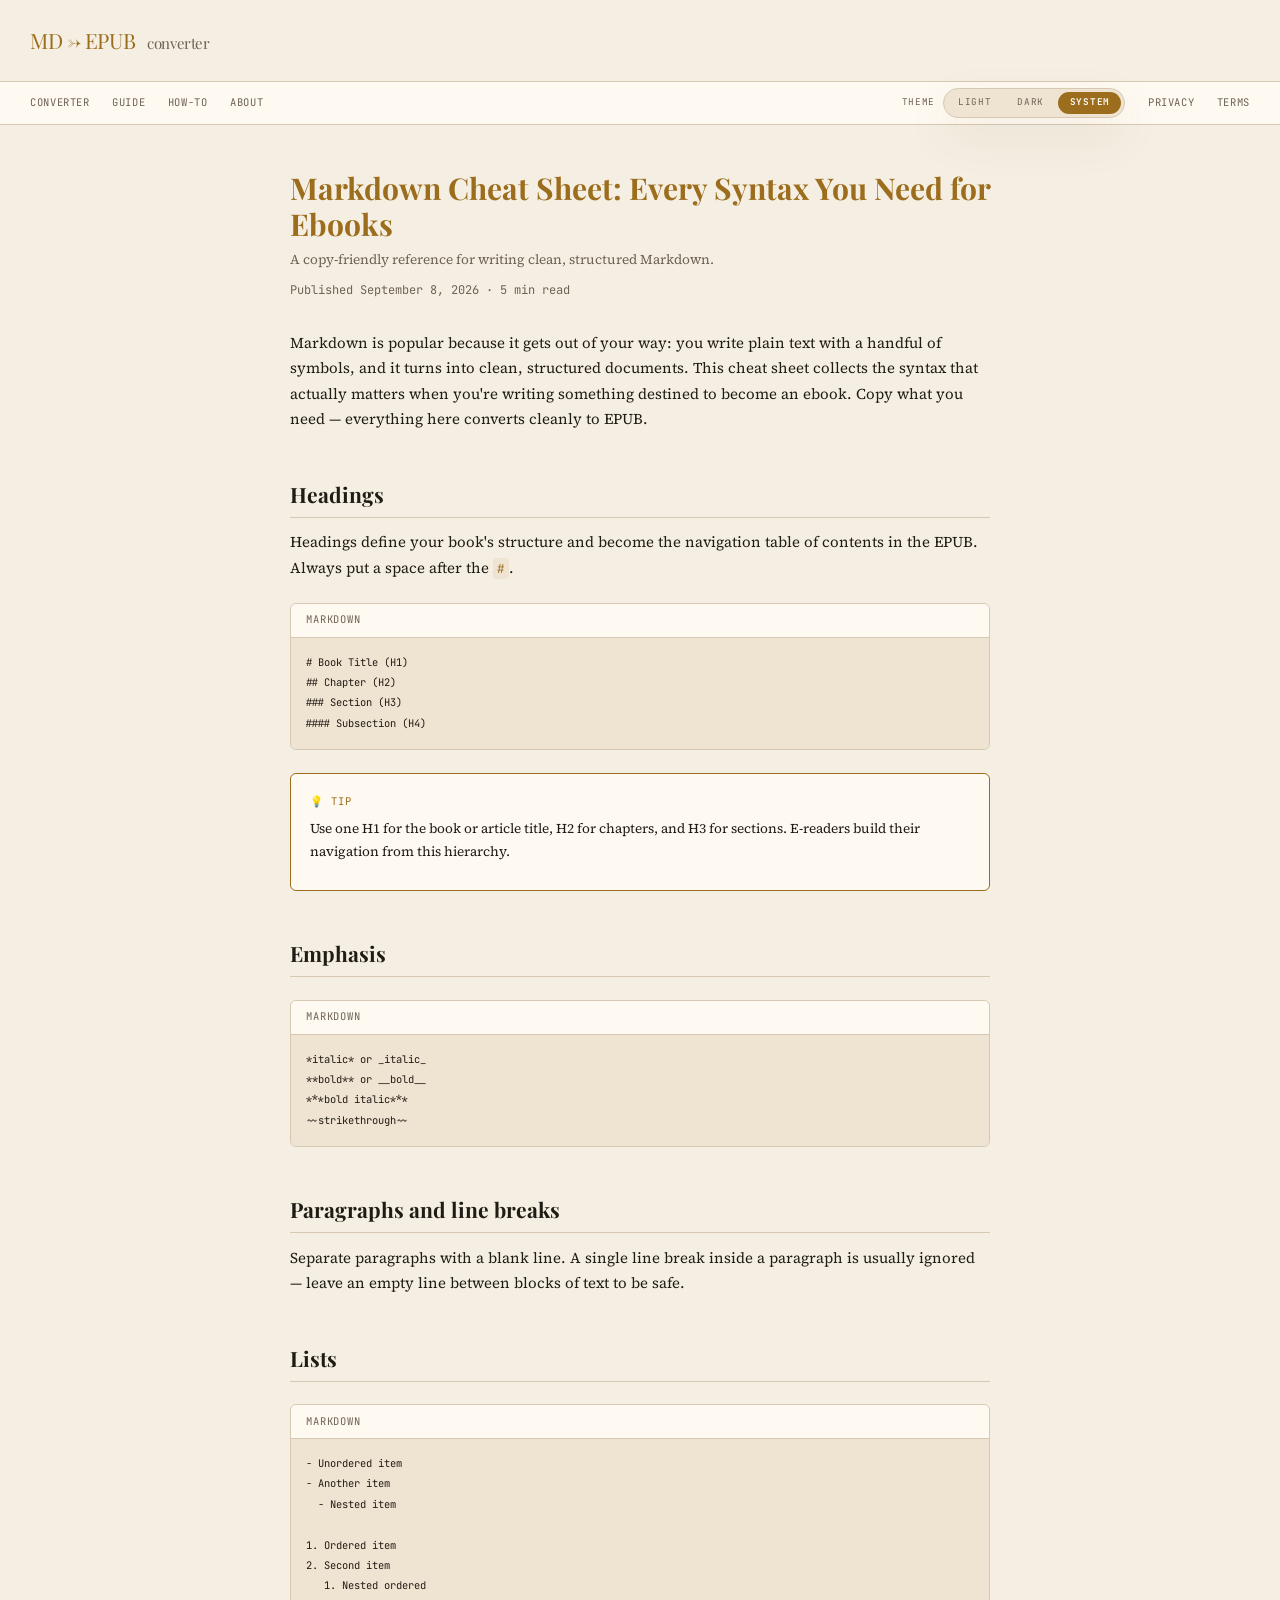
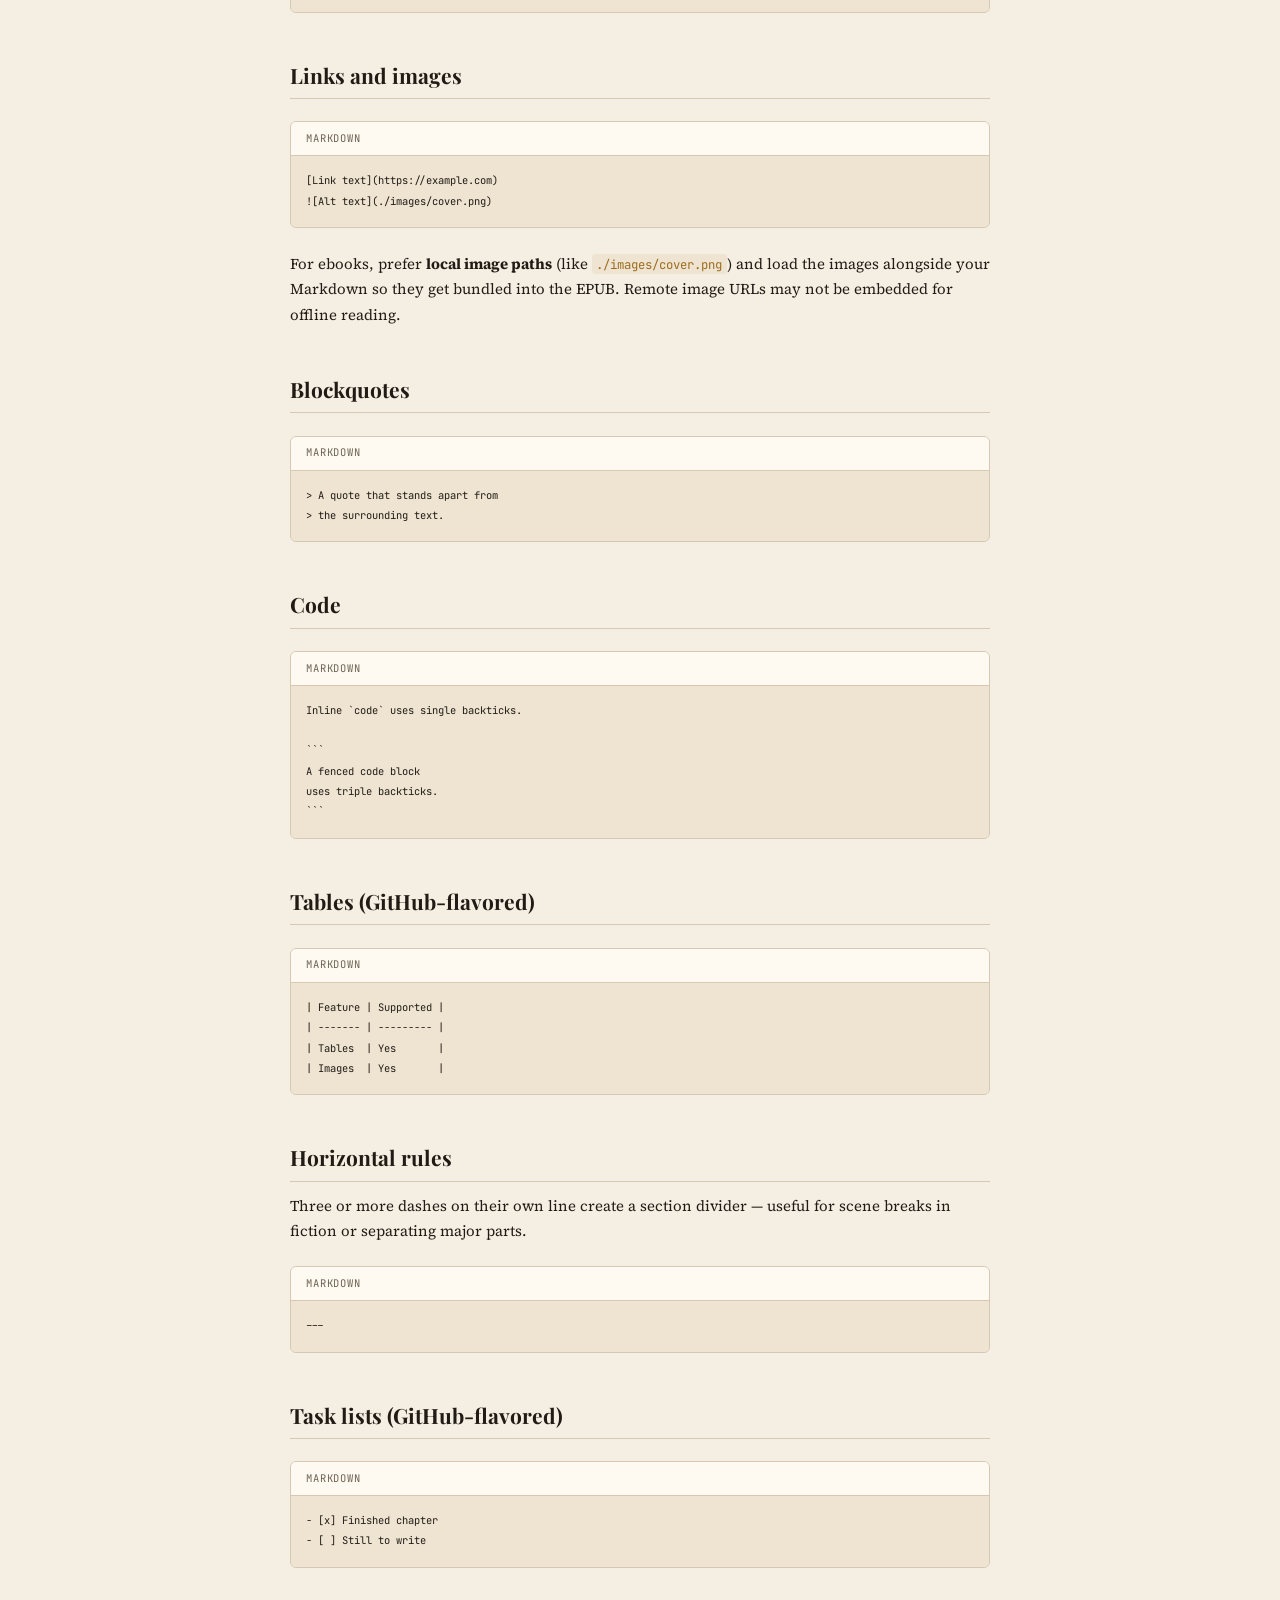
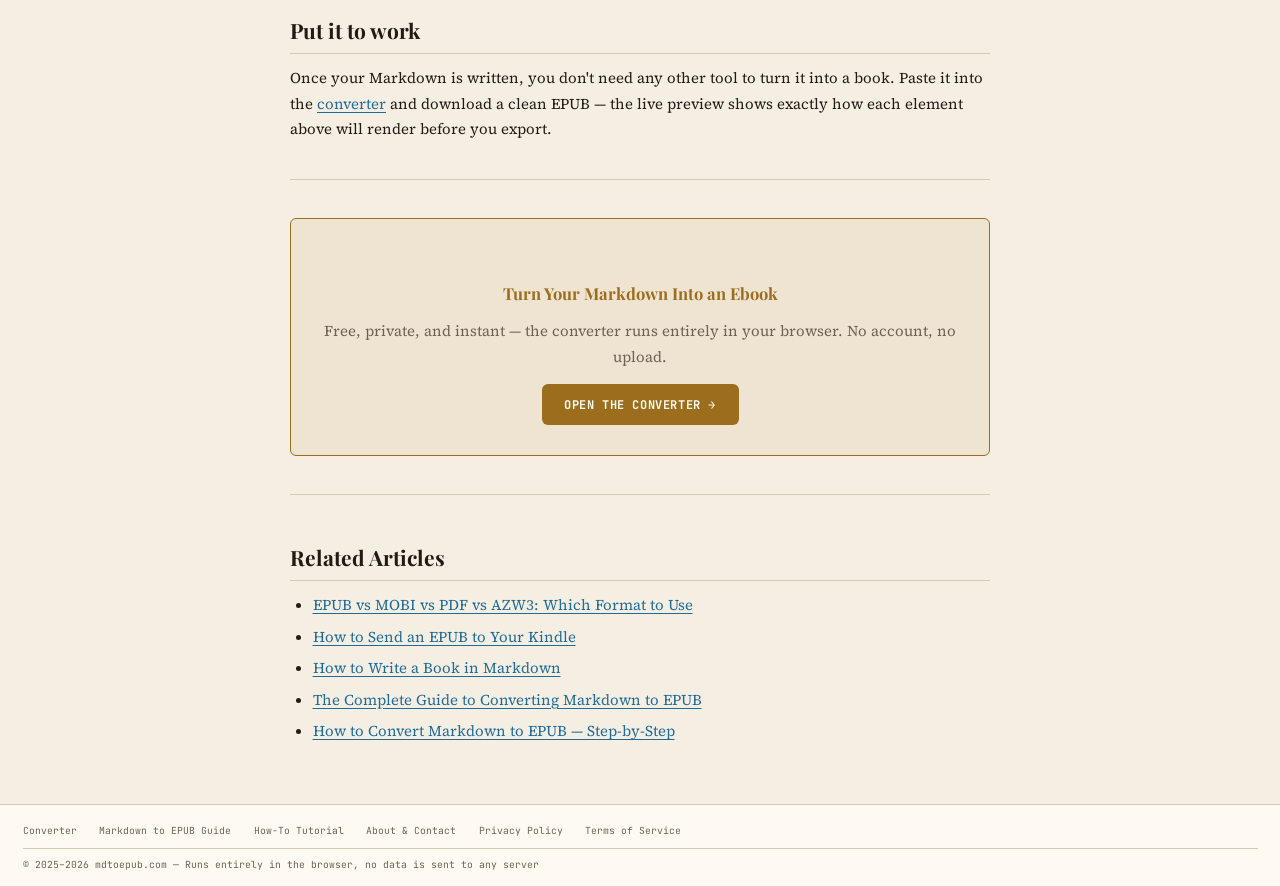
<file: markdown-cheat-sheet.html>
<!doctype html>
<html lang="en">
  <head>
    <meta charset="UTF-8" />
    <meta name="viewport" content="width=device-width, initial-scale=1.0" />
    <meta name="google-adsense-account" content="ca-pub-4608381042047290" />
    <!-- Google AdSense (Auto Ads) -->
    <script
      async
      src="https://pagead2.googlesyndication.com/pagead/js/adsbygoogle.js?client=ca-pub-4608381042047290"
      crossorigin="anonymous"
    ></script>
    <title>Markdown Cheat Sheet: Every Syntax You Need for Ebooks</title>
    <meta
      name="description"
      content="A compact, copy-friendly Markdown cheat sheet covering headings, emphasis, lists, links, images, code, tables, blockquotes, and the GitHub-flavored extras that matter when writing ebooks."
    />
    <meta
      name="keywords"
      content="markdown cheat sheet, markdown syntax, markdown reference, gfm cheat sheet, markdown for ebooks, markdown tables, markdown examples"
    />
    <meta name="robots" content="index, follow" />
    <meta name="theme-color" content="#0e0e0f" />
    <script>
      (function () {
        const key = "mdtoepub-theme";
        let preference = "system";

        try {
          const storedPreference = window.localStorage.getItem(key);
          if (
            storedPreference === "light" ||
            storedPreference === "dark" ||
            storedPreference === "system"
          ) {
            preference = storedPreference;
          }
        } catch {
          preference = "system";
        }

        const prefersDark =
          window.matchMedia &&
          window.matchMedia("(prefers-color-scheme: dark)").matches;
        const resolvedTheme =
          preference === "system"
            ? prefersDark
              ? "dark"
              : "light"
            : preference;

        document.documentElement.dataset.themePreference = preference;
        document.documentElement.dataset.theme = resolvedTheme;
      })();
    </script>
    <link rel="canonical" href="https://mdtoepub.com/markdown-cheat-sheet.html" />
    <link
      rel="icon"
      type="image/svg+xml"
      href="data:image/svg+xml,%3Csvg xmlns='http://www.w3.org/2000/svg' viewBox='0 0 100 100'%3E%3Crect width='100' height='100' rx='16' fill='%230e0e0f'/%3E%3Ctext x='50' y='68' text-anchor='middle' font-family='Georgia,serif' font-size='48' font-weight='bold' fill='%23e8c97e'%3EE%3C/text%3E%3C/svg%3E"
    />
    <meta
      property="og:title"
      content="Markdown Cheat Sheet: Every Syntax You Need for Ebooks"
    />
    <meta
      property="og:description"
      content="A compact Markdown cheat sheet with every syntax you need to write clean, well-structured ebooks."
    />
    <meta property="og:type" content="article" />
    <meta property="og:url" content="https://mdtoepub.com/markdown-cheat-sheet.html" />

    <!-- Structured Data: Article -->
    <script type="application/ld+json">
      {
        "@context": "https://schema.org",
        "@type": "Article",
        "headline": "Markdown Cheat Sheet: Every Syntax You Need for Ebooks",
        "description": "A compact, copy-friendly Markdown cheat sheet covering headings, emphasis, lists, links, images, code, tables, blockquotes, and the GitHub-flavored extras that matter when writing ebooks.",
        "url": "https://mdtoepub.com/markdown-cheat-sheet.html",
        "author": { "@type": "Organization", "name": "mdtoepub.com" },
        "publisher": { "@type": "Organization", "name": "mdtoepub.com" },
        "datePublished": "2026-09-08",
        "dateModified": "2026-09-08"
      }
    </script>

    <style>
      @import url("https://fonts.googleapis.com/css2?family=Playfair+Display:wght@400;700&family=JetBrains+Mono:wght@400;500&family=Source+Serif+4:ital,wght@0,300;0,400;1,300&display=swap");

      *,
      *::before,
      *::after {
        box-sizing: border-box;
        margin: 0;
        padding: 0;
      }

      :root {
        --bg: #0e0e0f;
        --surface: #161618;
        --surface2: #1e1e21;
        --border: #2a2a2e;
        --accent: #e8c97e;
        --accent2: #7eb8e8;
        --text: #e8e6e0;
        --muted: #7a7870;
        --success: #6ec97e;
        --radius: 6px;
      }

      html,
      body {
        background: var(--bg);
        color: var(--text);
        font-family: "Source Serif 4", serif;
        font-size: 15px;
        line-height: 1.7;
        overflow-x: hidden;
        max-width: 100vw;
      }

      .shell {
        min-height: 100vh;
        display: grid;
        grid-template-rows: auto auto auto 1fr auto;
      }

      header {
        padding: 1.5rem 2rem;
        border-bottom: 1px solid var(--border);
        display: flex;
        align-items: center;
        gap: 1rem;
      }
      .logo {
        font-family: "Playfair Display", serif;
        font-size: 1.4rem;
        letter-spacing: -0.02em;
        color: var(--accent);
        text-decoration: none;
      }
      .logo span {
        color: var(--muted);
        font-weight: 400;
        font-size: 1rem;
        margin-left: 0.5rem;
      }

      nav {
        background: var(--surface);
        border-bottom: 1px solid var(--border);
        padding: 0.4rem 2rem;
        display: flex;
        align-items: center;
        gap: 1.5rem;
        font-family: "JetBrains Mono", monospace;
        font-size: 0.7rem;
      }
      nav a {
        color: var(--muted);
        text-decoration: none;
        text-transform: uppercase;
        letter-spacing: 0.06em;
        padding: 0.3rem 0;
        transition: color 0.15s;
      }
      nav a:hover,
      nav a.active {
        color: var(--accent);
      }
      nav .nav-spacer {
        flex: 1;
      }

      .ad-banner {
        background: var(--surface);
        border-bottom: 1px solid var(--border);
        display: flex;
        align-items: center;
        justify-content: center;
        gap: 0.75rem;
        min-height: 60px;
        position: relative;
        width: 100%;
        max-width: 100%;
        min-width: 0;
        overflow: hidden;
      }
      .ad-banner .ad-slot {
        text-align: center;
        max-width: 728px;
        width: 100%;
        min-height: 50px;
        display: flex;
        align-items: center;
        justify-content: center;
        min-width: 0;
        overflow-x: auto;
        overflow-y: hidden;
        -webkit-overflow-scrolling: touch;
      }

      .ad-banner .ad-slot > * {
        flex: 0 0 auto;
      }
      .ad-banner .ad-label {
        position: absolute;
        top: 4px;
        right: 12px;
        font-family: "JetBrains Mono", monospace;
        font-size: 0.5rem;
        text-transform: uppercase;
        letter-spacing: 0.1em;
        color: var(--muted);
        opacity: 0.5;
      }

      .content {
        max-width: 760px;
        margin: 0 auto;
        padding: 3rem 2rem;
      }
      .content h1 {
        font-family: "Playfair Display", serif;
        font-size: 2rem;
        color: var(--accent);
        margin-bottom: 0.5rem;
        line-height: 1.2;
      }
      .content .subtitle {
        color: var(--muted);
        font-size: 0.9rem;
        margin-bottom: 0.5rem;
      }
      .content .meta-info {
        color: var(--muted);
        font-size: 0.8rem;
        margin-bottom: 2rem;
        font-family: "JetBrains Mono", monospace;
      }
      .content h2 {
        font-family: "Playfair Display", serif;
        font-size: 1.4rem;
        color: var(--text);
        margin-top: 3rem;
        margin-bottom: 0.75rem;
        padding-bottom: 0.3rem;
        border-bottom: 1px solid var(--border);
      }
      .content h3 {
        font-size: 1.1rem;
        color: var(--accent2);
        margin-top: 2rem;
        margin-bottom: 0.5rem;
      }
      .content p {
        margin-bottom: 1rem;
        color: var(--text);
      }
      .content ul,
      .content ol {
        padding-left: 1.5em;
        margin-bottom: 1rem;
      }
      .content li {
        margin-bottom: 0.4rem;
      }
      .content a {
        color: var(--accent2);
        text-decoration: underline;
        text-underline-offset: 3px;
      }
      .content strong {
        color: var(--text);
      }
      .content code {
        font-family: "JetBrains Mono", monospace;
        font-size: 0.82em;
        background: var(--surface2);
        padding: 0.15em 0.35em;
        border-radius: 3px;
        color: var(--accent);
      }
      .content pre {
        background: var(--surface2);
        border: 1px solid var(--border);
        border-radius: var(--radius);
        padding: 1rem;
        overflow-x: auto;
        margin: 1rem 0 1.5rem;
        font-size: 0.85rem;
        line-height: 1.6;
      }
      .content pre code {
        background: none;
        padding: 0;
        color: var(--text);
      }
      .content blockquote {
        border-left: 3px solid var(--accent);
        margin: 1.5rem 0;
        padding: 0.75rem 1.25rem;
        color: var(--muted);
        font-style: italic;
        background: var(--surface);
        border-radius: 0 var(--radius) var(--radius) 0;
      }
      .content table {
        width: 100%;
        border-collapse: collapse;
        margin: 1.5rem 0;
        font-size: 0.9rem;
      }
      .content th {
        background: var(--surface2);
        padding: 0.6em 0.75em;
        border: 1px solid var(--border);
        text-align: left;
        font-family: "JetBrains Mono", monospace;
        font-size: 0.8em;
      }
      .content td {
        padding: 0.5em 0.75em;
        border: 1px solid var(--border);
      }
      .content hr {
        border: none;
        border-top: 1px solid var(--border);
        margin: 2.5rem 0;
      }

      /* Step cards */
      .step {
        background: var(--surface);
        border: 1px solid var(--border);
        border-radius: var(--radius);
        padding: 1.5rem;
        margin: 1.5rem 0;
        position: relative;
        padding-left: 4.5rem;
      }
      .step-number {
        position: absolute;
        left: 1.25rem;
        top: 1.25rem;
        width: 2.2rem;
        height: 2.2rem;
        border-radius: 50%;
        background: var(--accent);
        color: var(--accent-contrast);
        display: flex;
        align-items: center;
        justify-content: center;
        font-family: "JetBrains Mono", monospace;
        font-weight: 700;
        font-size: 0.9rem;
      }
      .step h3 {
        font-family: "Playfair Display", serif;
        font-size: 1.1rem;
        color: var(--text);
        margin: 0 0 0.75rem;
      }
      .step p {
        font-size: 0.95rem;
        margin-bottom: 0.75rem;
      }

      .tip-box {
        background: var(--surface);
        border: 1px solid var(--accent);
        border-radius: var(--radius);
        padding: 1.25rem;
        margin: 1.5rem 0;
      }
      .tip-box .tip-label {
        font-family: "JetBrains Mono", monospace;
        font-size: 0.7rem;
        text-transform: uppercase;
        letter-spacing: 0.1em;
        color: var(--accent);
        margin-bottom: 0.5rem;
      }
      .tip-box p {
        margin-bottom: 0.5rem;
        font-size: 0.9rem;
      }

      .warning-box {
        background: var(--surface);
        border: 1px solid var(--danger);
        border-radius: var(--radius);
        padding: 1.25rem;
        margin: 1.5rem 0;
      }
      .warning-box .warning-label {
        font-family: "JetBrains Mono", monospace;
        font-size: 0.7rem;
        text-transform: uppercase;
        letter-spacing: 0.1em;
        color: var(--danger);
        margin-bottom: 0.5rem;
      }
      .warning-box p {
        margin-bottom: 0.5rem;
        font-size: 0.9rem;
      }

      .example-box {
        background: var(--surface2);
        border: 1px solid var(--border);
        border-radius: var(--radius);
        margin: 1.5rem 0;
        overflow: hidden;
      }
      .example-box .example-header {
        background: var(--surface);
        padding: 0.5rem 1rem;
        font-family: "JetBrains Mono", monospace;
        font-size: 0.7rem;
        text-transform: uppercase;
        letter-spacing: 0.08em;
        color: var(--muted);
        border-bottom: 1px solid var(--border);
      }
      .example-box pre {
        margin: 0;
        border: none;
        border-radius: 0;
      }

      .cta-box {
        background: var(--surface2);
        border: 1px solid var(--accent);
        border-radius: var(--radius);
        padding: 2rem;
        margin: 2rem 0;
        text-align: center;
      }
      .cta-box h3 {
        color: var(--accent);
        margin-bottom: 0.75rem;
        font-family: "Playfair Display", serif;
      }
      .cta-box p {
        color: var(--muted);
        margin-bottom: 1rem;
      }
      .cta-box a.btn {
        display: inline-block;
        background: var(--accent);
        color: var(--accent-contrast);
        padding: 0.7rem 1.5rem;
        border-radius: var(--radius);
        font-family: "JetBrains Mono", monospace;
        font-size: 0.8rem;
        text-transform: uppercase;
        letter-spacing: 0.05em;
        text-decoration: none;
        font-weight: 700;
      }
      .cta-box a.btn:hover {
        filter: brightness(1.1);
      }

      .ad-mid {
        background: var(--surface);
        border: 1px solid var(--border);
        border-radius: var(--radius);
        padding: 0.75rem;
        margin: 2rem 0;
        text-align: center;
        position: relative;
      }
      .ad-mid .ad-label {
        position: absolute;
        top: 4px;
        right: 8px;
        font-family: "JetBrains Mono", monospace;
        font-size: 0.45rem;
        text-transform: uppercase;
        letter-spacing: 0.1em;
        color: var(--muted);
        opacity: 0.5;
      }

      footer {
        padding: 1.2rem 1.5rem 0.8rem;
        border-top: 1px solid var(--border);
        background: var(--surface);
        font-family: "JetBrains Mono", monospace;
        font-size: 0.65rem;
        color: var(--muted);
        display: flex;
        flex-direction: column;
        gap: 0.6rem;
      }
      .footer-top {
        display: flex;
        justify-content: space-between;
        align-items: center;
      }
      .footer-links {
        display: flex;
        gap: 1.5rem;
        flex-wrap: wrap;
      }
      .footer-links a {
        color: var(--muted);
        text-decoration: none;
        transition: color 0.15s;
      }
      .footer-links a:hover {
        color: var(--accent);
      }
      .footer-bottom {
        display: flex;
        justify-content: space-between;
        align-items: center;
        padding-top: 0.5rem;
        border-top: 1px solid var(--border);
      }

      ::-webkit-scrollbar {
        width: 5px;
      }
      ::-webkit-scrollbar-track {
        background: transparent;
      }
      ::-webkit-scrollbar-thumb {
        background: var(--border);
        border-radius: 10px;
      }

      /* — Mobile Responsive — */
      @media (max-width: 768px) {
        header {
          padding: 1rem 1rem;
        }
        .logo {
          font-size: 1.15rem;
        }
        .logo span {
          font-size: 0.8rem;
          margin-left: 0.3rem;
        }
        nav {
          padding: 0.4rem 1rem;
          gap: 0.75rem;
          overflow-x: auto;
          -webkit-overflow-scrolling: touch;
          white-space: nowrap;
          scrollbar-width: none;
        }
        nav::-webkit-scrollbar {
          display: none;
        }
        .ad-banner {
          padding: 0.4rem 0.5rem;
          min-height: 50px;
        }
        .ad-banner .ad-slot {
          max-width: 100%;
        }
        .content {
          padding: 2rem 1rem;
        }
        .content h1 {
          font-size: 1.5rem;
        }
        .content h2 {
          font-size: 1.2rem;
          margin-top: 2rem;
        }
        .step {
          padding: 1.25rem;
          padding-left: 4rem;
        }
        .step-number {
          left: 1rem;
          top: 1rem;
          width: 2rem;
          height: 2rem;
          font-size: 0.8rem;
        }
        .content pre {
          font-size: 0.78rem;
          padding: 0.75rem;
        }
        .tip-box {
          padding: 1rem;
        }
        .cta-box {
          padding: 1rem;
        }
        footer {
          padding: 1rem 1rem 0.6rem;
        }
        .footer-top {
          flex-direction: column;
          align-items: flex-start;
          gap: 0.4rem;
        }
        .footer-links {
          gap: 0.75rem;
          flex-wrap: wrap;
        }
        .footer-bottom {
          flex-direction: column;
          align-items: flex-start;
          gap: 0.3rem;
          font-size: 0.6rem;
        }
      }

      @media (max-width: 480px) {
        header {
          padding: 0.75rem 0.75rem;
        }
        .logo {
          font-size: 1rem;
        }
        nav {
          padding: 0.35rem 0.75rem;
          gap: 0.6rem;
          font-size: 0.6rem;
        }
        .content {
          padding: 1.5rem 0.75rem;
        }
        .content h1 {
          font-size: 1.25rem;
        }
        .step {
          padding: 1rem;
          padding-left: 3.5rem;
        }
      }
    </style>
    <link rel="stylesheet" href="assets/theme.css" />
  </head>
  <body>
    <div class="shell">
      <header>
        <a href="/" class="logo">MD → EPUB <span>converter</span></a>
      </header>

      <nav>
        <a href="/">Converter</a>
        <a href="/guide.html">Guide</a>
        <a href="/how-to.html">How-To</a>
        <a href="/about.html">About</a>
        <span class="nav-spacer"></span>
        <a href="/privacy.html">Privacy</a>
        <a href="/terms.html">Terms</a>
      </nav>

      <div class="content">
        <h1>Markdown Cheat Sheet: Every Syntax You Need for Ebooks</h1>
        <p class="subtitle">A copy-friendly reference for writing clean, structured Markdown.</p>
        <p class="meta-info">Published September 8, 2026 · 5 min read</p>

        <p>
          Markdown is popular because it gets out of your way: you write plain
          text with a handful of symbols, and it turns into clean, structured
          documents. This cheat sheet collects the syntax that actually matters
          when you're writing something destined to become an ebook. Copy what
          you need — everything here converts cleanly to EPUB.
        </p>

        <h2>Headings</h2>
        <p>
          Headings define your book's structure and become the navigation table
          of contents in the EPUB. Always put a space after the <code>#</code>.
        </p>
        <div class="example-box">
          <div class="example-header">Markdown</div>
          <pre><code># Book Title (H1)
## Chapter (H2)
### Section (H3)
#### Subsection (H4)</code></pre>
        </div>
        <div class="tip-box">
          <div class="tip-label">💡 Tip</div>
          <p>
            Use one H1 for the book or article title, H2 for chapters, and H3 for
            sections. E-readers build their navigation from this hierarchy.
          </p>
        </div>

        <h2>Emphasis</h2>
        <div class="example-box">
          <div class="example-header">Markdown</div>
          <pre><code>*italic* or _italic_
**bold** or __bold__
***bold italic***
~~strikethrough~~</code></pre>
        </div>

        <h2>Paragraphs and line breaks</h2>
        <p>
          Separate paragraphs with a blank line. A single line break inside a
          paragraph is usually ignored — leave an empty line between blocks of
          text to be safe.
        </p>

        <h2>Lists</h2>
        <div class="example-box">
          <div class="example-header">Markdown</div>
          <pre><code>- Unordered item
- Another item
  - Nested item

1. Ordered item
2. Second item
   1. Nested ordered</code></pre>
        </div>

        <h2>Links and images</h2>
        <div class="example-box">
          <div class="example-header">Markdown</div>
          <pre><code>[Link text](https://example.com)
![Alt text](./images/cover.png)</code></pre>
        </div>
        <p>
          For ebooks, prefer <strong>local image paths</strong> (like
          <code>./images/cover.png</code>) and load the images alongside your
          Markdown so they get bundled into the EPUB. Remote image URLs may not
          be embedded for offline reading.
        </p>

        <h2>Blockquotes</h2>
        <div class="example-box">
          <div class="example-header">Markdown</div>
          <pre><code>&gt; A quote that stands apart from
&gt; the surrounding text.</code></pre>
        </div>

        <h2>Code</h2>
        <div class="example-box">
          <div class="example-header">Markdown</div>
          <pre><code>Inline `code` uses single backticks.

```
A fenced code block
uses triple backticks.
```</code></pre>
        </div>

        <h2>Tables (GitHub-flavored)</h2>
        <div class="example-box">
          <div class="example-header">Markdown</div>
          <pre><code>| Feature | Supported |
| ------- | --------- |
| Tables  | Yes       |
| Images  | Yes       |</code></pre>
        </div>

        <h2>Horizontal rules</h2>
        <p>
          Three or more dashes on their own line create a section divider —
          useful for scene breaks in fiction or separating major parts.
        </p>
        <div class="example-box">
          <div class="example-header">Markdown</div>
          <pre><code>---</code></pre>
        </div>

        <h2>Task lists (GitHub-flavored)</h2>
        <div class="example-box">
          <div class="example-header">Markdown</div>
          <pre><code>- [x] Finished chapter
- [ ] Still to write</code></pre>
        </div>

        <h2>Put it to work</h2>
        <p>
          Once your Markdown is written, you don't need any other tool to turn it
          into a book. Paste it into the <a href="/">converter</a> and download a
          clean EPUB — the live preview shows exactly how each element above will
          render before you export.
        </p>

        <hr />
        <div class="cta-box">
          <h3>Turn Your Markdown Into an Ebook</h3>
          <p>
            Free, private, and instant — the converter runs entirely in your
            browser. No account, no upload.
          </p>
          <a href="/" class="btn">Open the Converter →</a>
        </div>
        <hr />
        <h2>Related Articles</h2>
        <ul>
          <li><a href="/epub-vs-mobi-vs-pdf.html">EPUB vs MOBI vs PDF vs AZW3: Which Format to Use</a></li>
          <li><a href="/send-epub-to-kindle.html">How to Send an EPUB to Your Kindle</a></li>
          <li><a href="/write-a-book-in-markdown.html">How to Write a Book in Markdown</a></li>
          <li><a href="/guide.html">The Complete Guide to Converting Markdown to EPUB</a></li>
          <li><a href="/how-to.html">How to Convert Markdown to EPUB — Step-by-Step</a></li>
        </ul>
      </div>

      <footer>
        <div class="footer-top">
          <div class="footer-links">
            <a href="/">Converter</a>
            <a href="/guide.html">Markdown to EPUB Guide</a>
            <a href="/how-to.html">How-To Tutorial</a>
            <a href="/about.html">About &amp; Contact</a>
            <a href="/privacy.html">Privacy Policy</a>
            <a href="/terms.html">Terms of Service</a>
          </div>
        </div>
        <div class="footer-bottom">
          <span
            >© 2025–2026 mdtoepub.com — Runs entirely in the browser, no data is
            sent to any server</span
          >
        </div>
      </footer>
    </div>
    <script src="assets/theme.js"></script>
  </body>
</html>
</file>
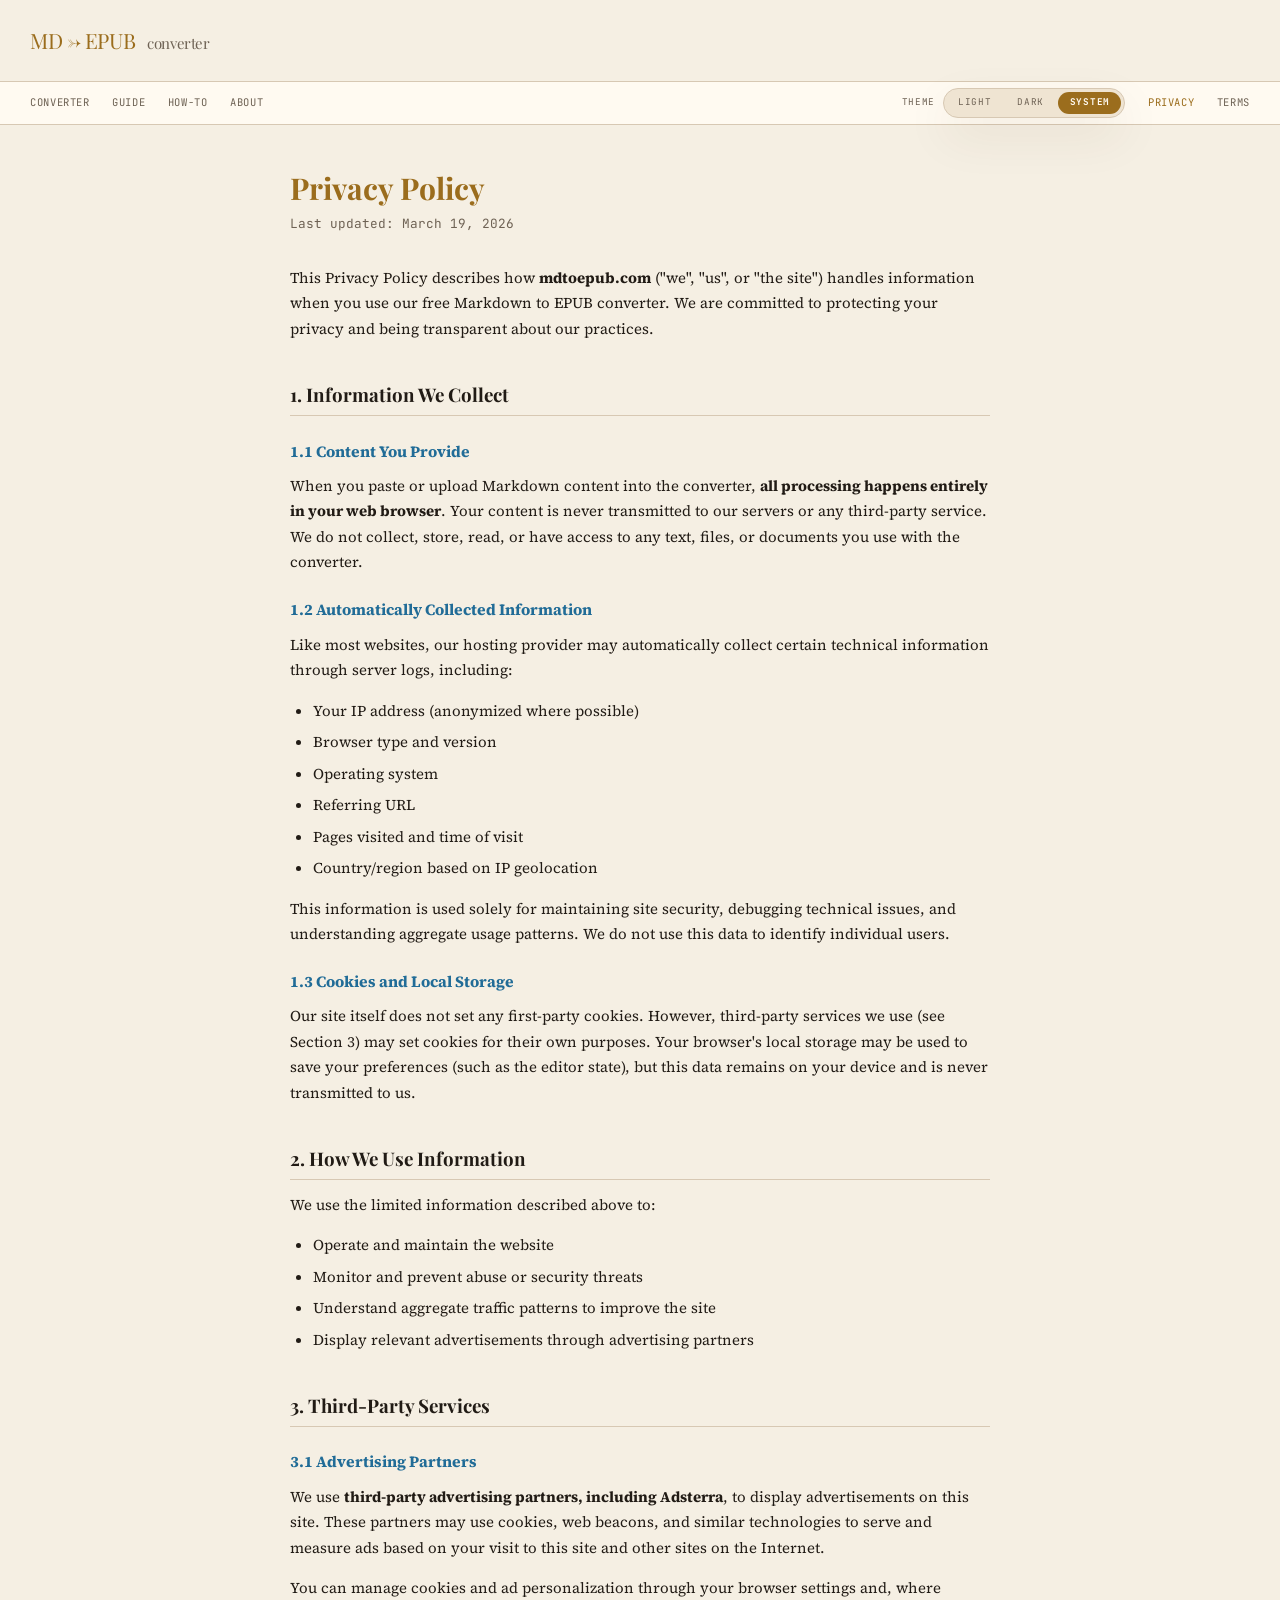
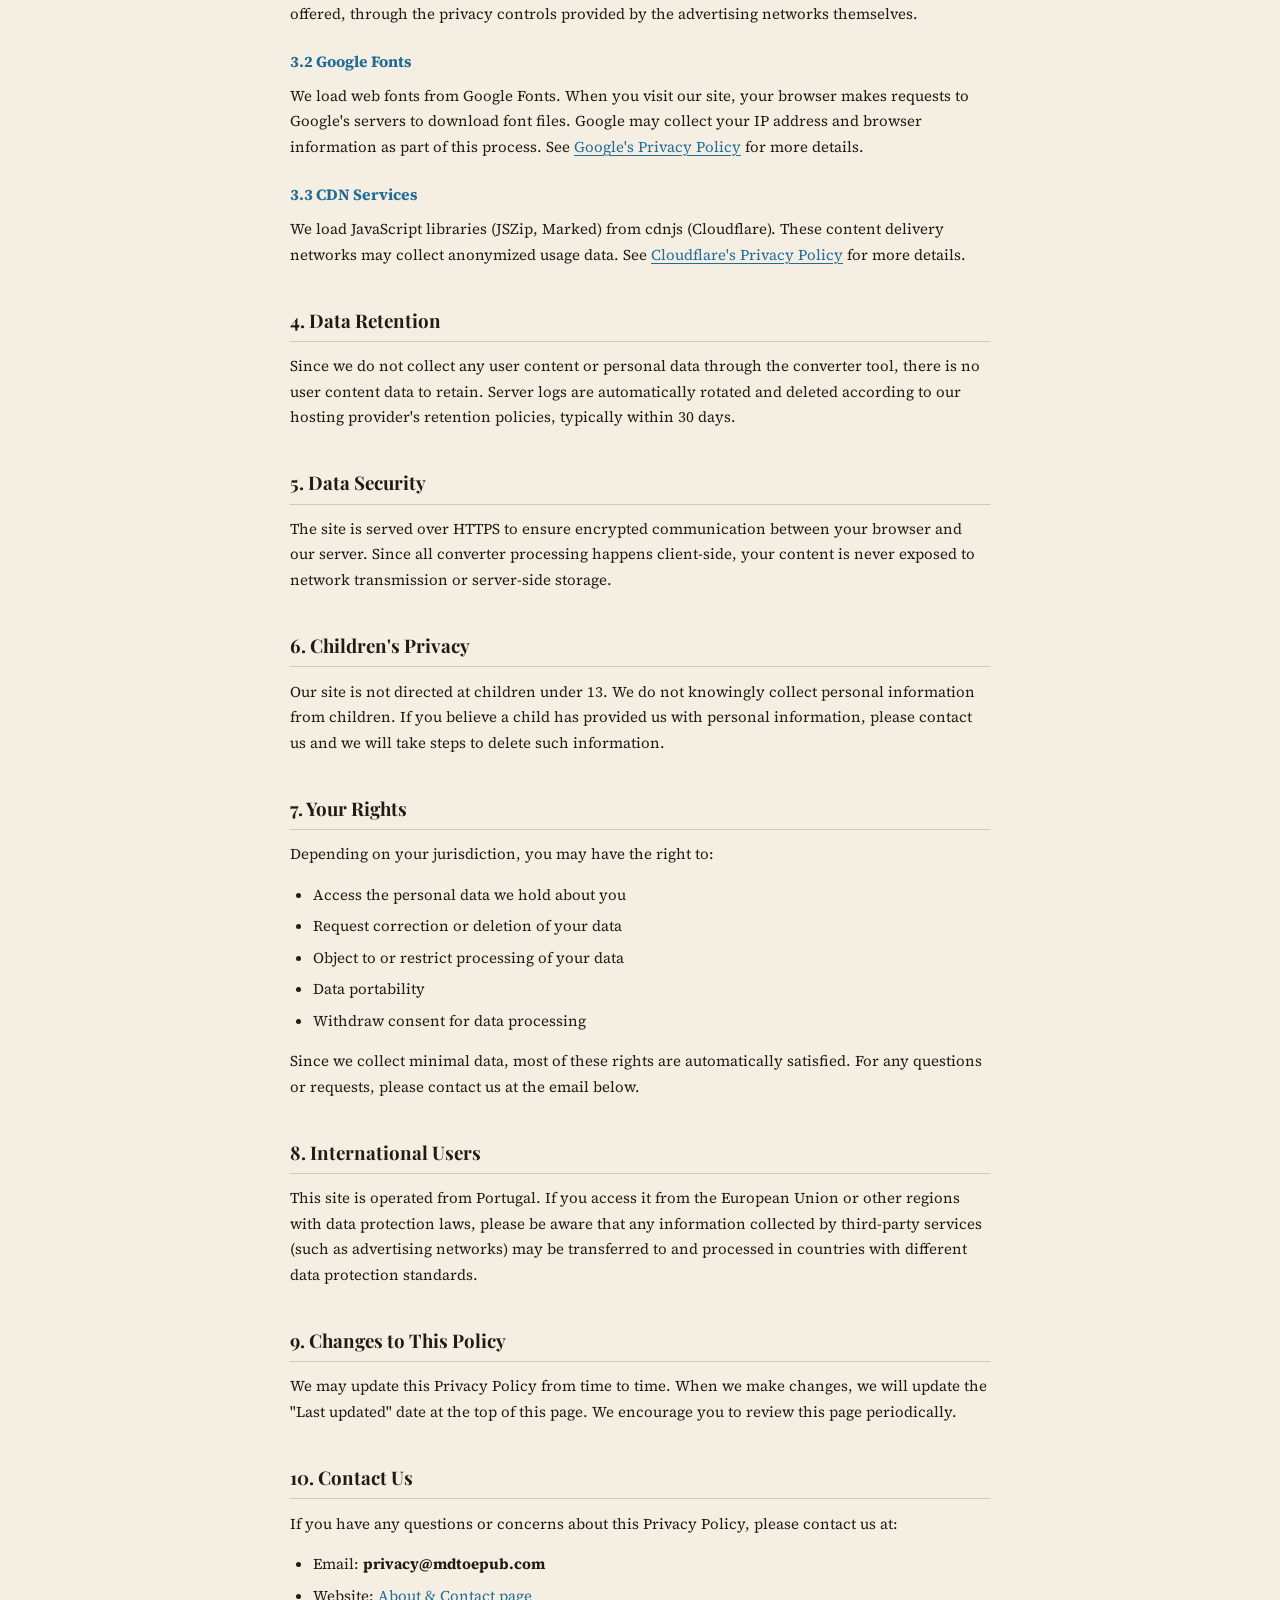
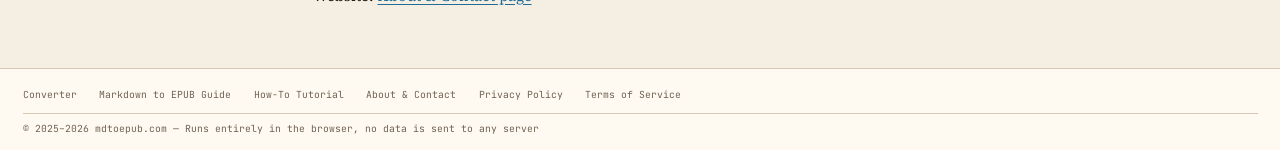
<file: privacy.html>
<!doctype html>
<html lang="en">
  <head>
    <meta charset="UTF-8" />
    <meta name="viewport" content="width=device-width, initial-scale=1.0" />
    <meta name="google-adsense-account" content="ca-pub-4608381042047290" />
    <!-- Google AdSense (Auto Ads) -->
    <script
      async
      src="https://pagead2.googlesyndication.com/pagead/js/adsbygoogle.js?client=ca-pub-4608381042047290"
      crossorigin="anonymous"
    ></script>
    <title>Privacy Policy — Markdown to EPUB Converter (mdtoepub.com)</title>
    <meta
      name="description"
      content="Privacy Policy for mdtoepub.com — the free browser-based Markdown to EPUB converter. Learn how we handle your data, cookies, and third-party services."
    />
    <meta name="robots" content="index, follow" />
    <meta name="theme-color" content="#0e0e0f" />
    <script>
      (function () {
        const key = "mdtoepub-theme";
        let preference = "system";

        try {
          const storedPreference = window.localStorage.getItem(key);
          if (
            storedPreference === "light" ||
            storedPreference === "dark" ||
            storedPreference === "system"
          ) {
            preference = storedPreference;
          }
        } catch {
          preference = "system";
        }

        const prefersDark =
          window.matchMedia &&
          window.matchMedia("(prefers-color-scheme: dark)").matches;
        const resolvedTheme =
          preference === "system"
            ? prefersDark
              ? "dark"
              : "light"
            : preference;

        document.documentElement.dataset.themePreference = preference;
        document.documentElement.dataset.theme = resolvedTheme;
      })();
    </script>
    <link rel="canonical" href="https://mdtoepub.com/privacy.html" />
    <link
      rel="icon"
      type="image/svg+xml"
      href="data:image/svg+xml,%3Csvg xmlns='http://www.w3.org/2000/svg' viewBox='0 0 100 100'%3E%3Crect width='100' height='100' rx='16' fill='%230e0e0f'/%3E%3Ctext x='50' y='68' text-anchor='middle' font-family='Georgia,serif' font-size='48' font-weight='bold' fill='%23e8c97e'%3EE%3C/text%3E%3C/svg%3E"
    />
    <style>
      @import url("https://fonts.googleapis.com/css2?family=Playfair+Display:wght@400;700&family=JetBrains+Mono:wght@400;500&family=Source+Serif+4:ital,wght@0,300;0,400;1,300&display=swap");

      *,
      *::before,
      *::after {
        box-sizing: border-box;
        margin: 0;
        padding: 0;
      }

      :root {
        --bg: #0e0e0f;
        --surface: #161618;
        --surface2: #1e1e21;
        --border: #2a2a2e;
        --accent: #e8c97e;
        --accent2: #7eb8e8;
        --text: #e8e6e0;
        --muted: #7a7870;
        --radius: 6px;
      }

      html,
      body {
        background: var(--bg);
        color: var(--text);
        font-family: "Source Serif 4", serif;
        font-size: 15px;
        line-height: 1.7;
        overflow-x: hidden;
        max-width: 100vw;
      }

      .shell {
        min-height: 100vh;
        display: grid;
        grid-template-rows: auto auto auto 1fr auto;
      }

      header {
        padding: 1.5rem 2rem;
        border-bottom: 1px solid var(--border);
        display: flex;
        align-items: center;
        gap: 1rem;
      }
      .logo {
        font-family: "Playfair Display", serif;
        font-size: 1.4rem;
        letter-spacing: -0.02em;
        color: var(--accent);
        text-decoration: none;
      }
      .logo span {
        color: var(--muted);
        font-weight: 400;
        font-size: 1rem;
        margin-left: 0.5rem;
      }

      nav {
        background: var(--surface);
        border-bottom: 1px solid var(--border);
        padding: 0.4rem 2rem;
        display: flex;
        align-items: center;
        gap: 1.5rem;
        font-family: "JetBrains Mono", monospace;
        font-size: 0.7rem;
      }
      nav a {
        color: var(--muted);
        text-decoration: none;
        text-transform: uppercase;
        letter-spacing: 0.06em;
        padding: 0.3rem 0;
        transition: color 0.15s;
      }
      nav a:hover,
      nav a.active {
        color: var(--accent);
      }
      nav .nav-spacer {
        flex: 1;
      }

      .ad-banner {
        background: var(--surface);
        border-bottom: 1px solid var(--border);
        display: flex;
        align-items: center;
        justify-content: center;
        gap: 0.75rem;
        min-height: 60px;
        position: relative;
        width: 100%;
        max-width: 100%;
        min-width: 0;
        overflow: hidden;
      }
      .ad-banner .ad-slot {
        text-align: center;
        max-width: 728px;
        width: 100%;
        min-height: 50px;
        display: flex;
        align-items: center;
        justify-content: center;
        min-width: 0;
        overflow-x: auto;
        overflow-y: hidden;
        -webkit-overflow-scrolling: touch;
      }

      .ad-banner .ad-slot > * {
        flex: 0 0 auto;
      }
      .ad-banner .ad-label {
        position: absolute;
        top: 4px;
        right: 12px;
        font-family: "JetBrains Mono", monospace;
        font-size: 0.5rem;
        text-transform: uppercase;
        letter-spacing: 0.1em;
        color: var(--muted);
        opacity: 0.5;
      }

      .content {
        max-width: 760px;
        margin: 0 auto;
        padding: 3rem 2rem;
      }
      .content h1 {
        font-family: "Playfair Display", serif;
        font-size: 2rem;
        color: var(--accent);
        margin-bottom: 0.5rem;
        line-height: 1.2;
      }
      .content .subtitle {
        color: var(--muted);
        font-size: 0.85rem;
        margin-bottom: 2rem;
        font-family: "JetBrains Mono", monospace;
      }
      .content h2 {
        font-family: "Playfair Display", serif;
        font-size: 1.25rem;
        color: var(--text);
        margin-top: 2.5rem;
        margin-bottom: 0.75rem;
        padding-bottom: 0.3rem;
        border-bottom: 1px solid var(--border);
      }
      .content h3 {
        font-size: 1.05rem;
        color: var(--accent2);
        margin-top: 1.5rem;
        margin-bottom: 0.5rem;
      }
      .content p {
        margin-bottom: 1rem;
        color: var(--text);
      }
      .content ul,
      .content ol {
        padding-left: 1.5em;
        margin-bottom: 1rem;
      }
      .content li {
        margin-bottom: 0.4rem;
      }
      .content a {
        color: var(--accent2);
        text-decoration: underline;
        text-underline-offset: 3px;
      }
      .content strong {
        color: var(--text);
      }
      .content code {
        font-family: "JetBrains Mono", monospace;
        font-size: 0.82em;
        background: var(--surface2);
        padding: 0.15em 0.35em;
        border-radius: 3px;
        color: var(--accent);
      }

      footer {
        padding: 1.2rem 1.5rem 0.8rem;
        border-top: 1px solid var(--border);
        background: var(--surface);
        font-family: "JetBrains Mono", monospace;
        font-size: 0.65rem;
        color: var(--muted);
        display: flex;
        flex-direction: column;
        gap: 0.6rem;
      }
      .footer-top {
        display: flex;
        justify-content: space-between;
        align-items: center;
      }
      .footer-links {
        display: flex;
        gap: 1.5rem;
        flex-wrap: wrap;
      }
      .footer-links a {
        color: var(--muted);
        text-decoration: none;
        transition: color 0.15s;
      }
      .footer-links a:hover {
        color: var(--accent);
      }
      .footer-bottom {
        display: flex;
        justify-content: space-between;
        align-items: center;
        padding-top: 0.5rem;
        border-top: 1px solid var(--border);
      }

      ::-webkit-scrollbar {
        width: 5px;
      }
      ::-webkit-scrollbar-track {
        background: transparent;
      }
      ::-webkit-scrollbar-thumb {
        background: var(--border);
        border-radius: 10px;
      }

      /* — Mobile Responsive — */
      @media (max-width: 768px) {
        header {
          padding: 1rem 1rem;
        }
        .logo {
          font-size: 1.15rem;
        }
        .logo span {
          font-size: 0.8rem;
          margin-left: 0.3rem;
        }
        nav {
          padding: 0.4rem 1rem;
          gap: 0.75rem;
          overflow-x: auto;
          -webkit-overflow-scrolling: touch;
          white-space: nowrap;
          scrollbar-width: none;
        }
        nav::-webkit-scrollbar {
          display: none;
        }
        .ad-banner {
          padding: 0.4rem 0.5rem;
          min-height: 50px;
        }
        .ad-banner .ad-slot {
          max-width: 100%;
        }
        .content {
          padding: 2rem 1rem;
        }
        .content h1 {
          font-size: 1.5rem;
        }
        .content h2 {
          font-size: 1.1rem;
          margin-top: 2rem;
        }
        footer {
          padding: 1rem 1rem 0.6rem;
        }
        .footer-top {
          flex-direction: column;
          align-items: flex-start;
          gap: 0.4rem;
        }
        .footer-links {
          gap: 0.75rem;
          flex-wrap: wrap;
        }
        .footer-bottom {
          flex-direction: column;
          align-items: flex-start;
          gap: 0.3rem;
          font-size: 0.6rem;
        }
      }

      @media (max-width: 480px) {
        header {
          padding: 0.75rem 0.75rem;
        }
        .logo {
          font-size: 1rem;
        }
        nav {
          padding: 0.35rem 0.75rem;
          gap: 0.6rem;
          font-size: 0.6rem;
        }
        .content {
          padding: 1.5rem 0.75rem;
        }
        .content h1 {
          font-size: 1.25rem;
        }
      }
    </style>
    <link rel="stylesheet" href="assets/theme.css" />
  </head>
  <body>
    <div class="shell">
      <header>
        <a href="/" class="logo">MD → EPUB <span>converter</span></a>
      </header>

      <nav>
        <a href="/">Converter</a>
        <a href="/guide.html">Guide</a>
        <a href="/how-to.html">How-To</a>
        <a href="/about.html">About</a>
        <span class="nav-spacer"></span>
        <a href="/privacy.html" class="active">Privacy</a>
        <a href="/terms.html">Terms</a>
      </nav>

      <div class="content">
        <h1>Privacy Policy</h1>
        <p class="subtitle">Last updated: March 19, 2026</p>

        <p>
          This Privacy Policy describes how <strong>mdtoepub.com</strong> ("we",
          "us", or "the site") handles information when you use our free
          Markdown to EPUB converter. We are committed to protecting your
          privacy and being transparent about our practices.
        </p>

        <h2>1. Information We Collect</h2>

        <h3>1.1 Content You Provide</h3>
        <p>
          When you paste or upload Markdown content into the converter,
          <strong>all processing happens entirely in your web browser</strong>.
          Your content is never transmitted to our servers or any third-party
          service. We do not collect, store, read, or have access to any text,
          files, or documents you use with the converter.
        </p>

        <h3>1.2 Automatically Collected Information</h3>
        <p>
          Like most websites, our hosting provider may automatically collect
          certain technical information through server logs, including:
        </p>
        <ul>
          <li>Your IP address (anonymized where possible)</li>
          <li>Browser type and version</li>
          <li>Operating system</li>
          <li>Referring URL</li>
          <li>Pages visited and time of visit</li>
          <li>Country/region based on IP geolocation</li>
        </ul>
        <p>
          This information is used solely for maintaining site security,
          debugging technical issues, and understanding aggregate usage
          patterns. We do not use this data to identify individual users.
        </p>

        <h3>1.3 Cookies and Local Storage</h3>
        <p>
          Our site itself does not set any first-party cookies. However,
          third-party services we use (see Section 3) may set cookies for their
          own purposes. Your browser's local storage may be used to save your
          preferences (such as the editor state), but this data remains on your
          device and is never transmitted to us.
        </p>

        <h2>2. How We Use Information</h2>
        <p>We use the limited information described above to:</p>
        <ul>
          <li>Operate and maintain the website</li>
          <li>Monitor and prevent abuse or security threats</li>
          <li>Understand aggregate traffic patterns to improve the site</li>
          <li>Display relevant advertisements through advertising partners</li>
        </ul>

        <h2>3. Third-Party Services</h2>

        <h3>3.1 Advertising Partners</h3>
        <p>
          We use
          <strong>third-party advertising partners, including Adsterra</strong>,
          to display advertisements on this site. These partners may use
          cookies, web beacons, and similar technologies to serve and measure
          ads based on your visit to this site and other sites on the Internet.
        </p>
        <p>
          You can manage cookies and ad personalization through your browser
          settings and, where offered, through the privacy controls provided by
          the advertising networks themselves.
        </p>

        <h3>3.2 Google Fonts</h3>
        <p>
          We load web fonts from Google Fonts. When you visit our site, your
          browser makes requests to Google's servers to download font files.
          Google may collect your IP address and browser information as part of
          this process. See
          <a
            href="https://policies.google.com/privacy"
            target="_blank"
            rel="noopener"
            >Google's Privacy Policy</a
          >
          for more details.
        </p>

        <h3>3.3 CDN Services</h3>
        <p>
          We load JavaScript libraries (JSZip, Marked) from cdnjs (Cloudflare).
          These content delivery networks may collect anonymized usage data. See
          <a
            href="https://www.cloudflare.com/privacypolicy/"
            target="_blank"
            rel="noopener"
            >Cloudflare's Privacy Policy</a
          >
          for more details.
        </p>

        <h2>4. Data Retention</h2>
        <p>
          Since we do not collect any user content or personal data through the
          converter tool, there is no user content data to retain. Server logs
          are automatically rotated and deleted according to our hosting
          provider's retention policies, typically within 30 days.
        </p>

        <h2>5. Data Security</h2>
        <p>
          The site is served over HTTPS to ensure encrypted communication
          between your browser and our server. Since all converter processing
          happens client-side, your content is never exposed to network
          transmission or server-side storage.
        </p>

        <h2>6. Children's Privacy</h2>
        <p>
          Our site is not directed at children under 13. We do not knowingly
          collect personal information from children. If you believe a child has
          provided us with personal information, please contact us and we will
          take steps to delete such information.
        </p>

        <h2>7. Your Rights</h2>
        <p>Depending on your jurisdiction, you may have the right to:</p>
        <ul>
          <li>Access the personal data we hold about you</li>
          <li>Request correction or deletion of your data</li>
          <li>Object to or restrict processing of your data</li>
          <li>Data portability</li>
          <li>Withdraw consent for data processing</li>
        </ul>
        <p>
          Since we collect minimal data, most of these rights are automatically
          satisfied. For any questions or requests, please contact us at the
          email below.
        </p>

        <h2>8. International Users</h2>
        <p>
          This site is operated from Portugal. If you access it from the
          European Union or other regions with data protection laws, please be
          aware that any information collected by third-party services (such as
          advertising networks) may be transferred to and processed in countries
          with different data protection standards.
        </p>

        <h2>9. Changes to This Policy</h2>
        <p>
          We may update this Privacy Policy from time to time. When we make
          changes, we will update the "Last updated" date at the top of this
          page. We encourage you to review this page periodically.
        </p>

        <h2>10. Contact Us</h2>
        <p>
          If you have any questions or concerns about this Privacy Policy,
          please contact us at:
        </p>
        <ul>
          <li>Email: <strong>privacy@mdtoepub.com</strong></li>
          <li>
            Website:
            <a href="https://mdtoepub.com/about.html"
              >About &amp; Contact page</a
            >
          </li>
        </ul>
      </div>

      <footer>
        <div class="footer-top">
          <div class="footer-links">
            <a href="/">Converter</a>
            <a href="/guide.html">Markdown to EPUB Guide</a>
            <a href="/how-to.html">How-To Tutorial</a>
            <a href="/about.html">About &amp; Contact</a>
            <a href="/privacy.html">Privacy Policy</a>
            <a href="/terms.html">Terms of Service</a>
          </div>
        </div>
        <div class="footer-bottom">
          <span
            >© 2025–2026 mdtoepub.com — Runs entirely in the browser, no data is
            sent to any server</span
          >
        </div>
      </footer>
    </div>
    <script src="assets/theme.js"></script>
  </body>
</html>
</file>
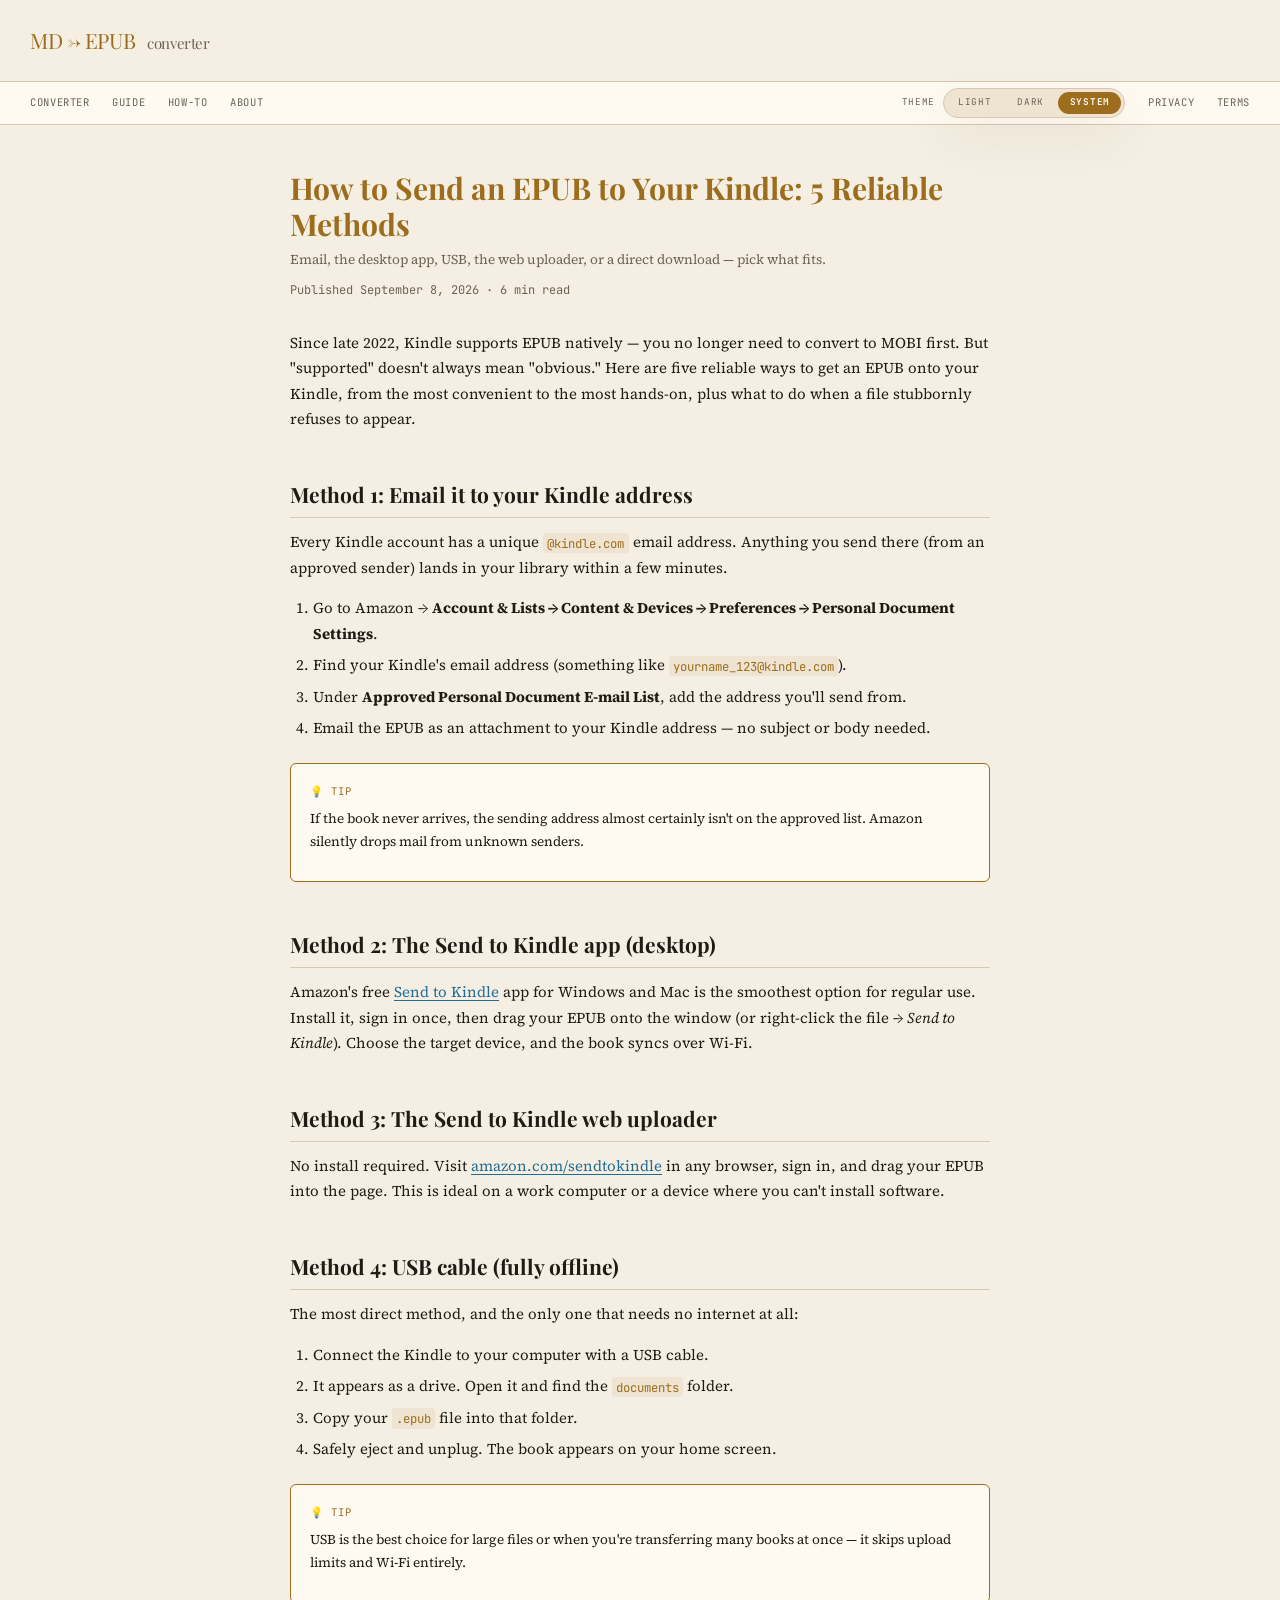
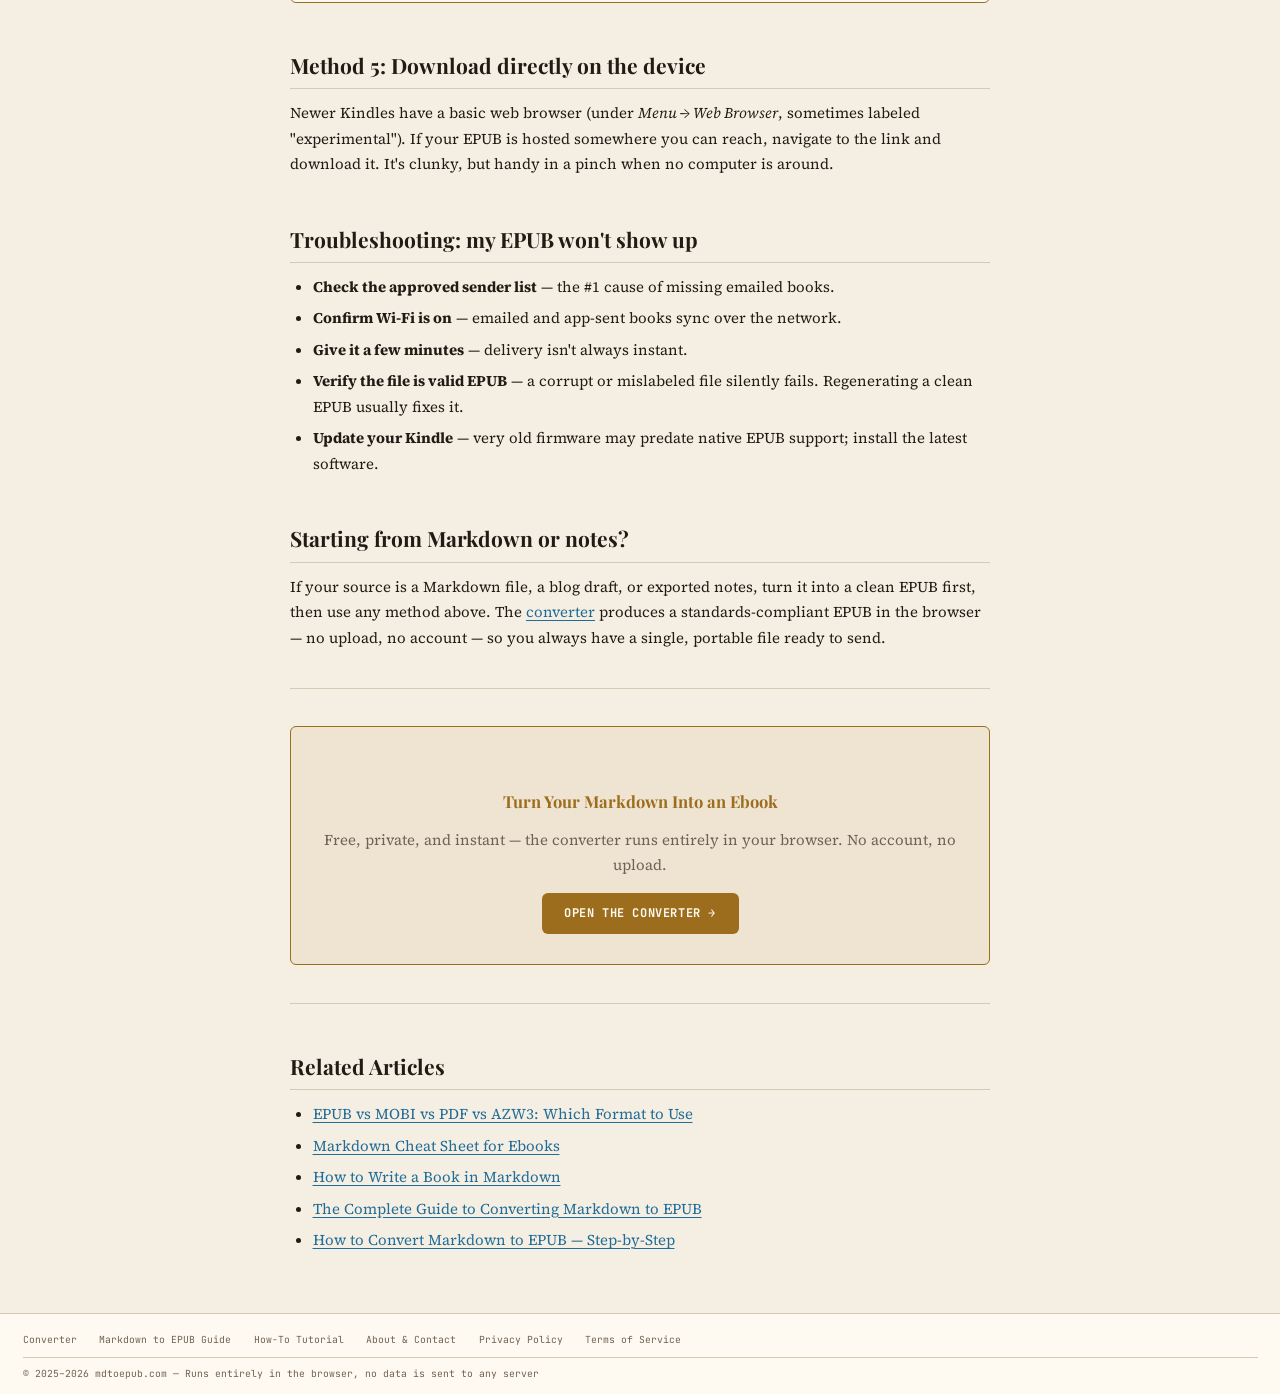
<file: send-epub-to-kindle.html>
<!doctype html>
<html lang="en">
  <head>
    <meta charset="UTF-8" />
    <meta name="viewport" content="width=device-width, initial-scale=1.0" />
    <meta name="google-adsense-account" content="ca-pub-4608381042047290" />
    <!-- Google AdSense (Auto Ads) -->
    <script
      async
      src="https://pagead2.googlesyndication.com/pagead/js/adsbygoogle.js?client=ca-pub-4608381042047290"
      crossorigin="anonymous"
    ></script>
    <title>How to Send an EPUB to Your Kindle: 5 Reliable Methods (2026)</title>
    <meta
      name="description"
      content="Five proven ways to get an EPUB file onto your Kindle — email, the Send to Kindle app, USB, the web uploader, and browser download. Includes troubleshooting for files that won't appear."
    />
    <meta
      name="keywords"
      content="send epub to kindle, epub on kindle, send to kindle epub, transfer epub kindle usb, kindle email epub, add epub to kindle"
    />
    <meta name="robots" content="index, follow" />
    <meta name="theme-color" content="#0e0e0f" />
    <script>
      (function () {
        const key = "mdtoepub-theme";
        let preference = "system";

        try {
          const storedPreference = window.localStorage.getItem(key);
          if (
            storedPreference === "light" ||
            storedPreference === "dark" ||
            storedPreference === "system"
          ) {
            preference = storedPreference;
          }
        } catch {
          preference = "system";
        }

        const prefersDark =
          window.matchMedia &&
          window.matchMedia("(prefers-color-scheme: dark)").matches;
        const resolvedTheme =
          preference === "system"
            ? prefersDark
              ? "dark"
              : "light"
            : preference;

        document.documentElement.dataset.themePreference = preference;
        document.documentElement.dataset.theme = resolvedTheme;
      })();
    </script>
    <link rel="canonical" href="https://mdtoepub.com/send-epub-to-kindle.html" />
    <link
      rel="icon"
      type="image/svg+xml"
      href="data:image/svg+xml,%3Csvg xmlns='http://www.w3.org/2000/svg' viewBox='0 0 100 100'%3E%3Crect width='100' height='100' rx='16' fill='%230e0e0f'/%3E%3Ctext x='50' y='68' text-anchor='middle' font-family='Georgia,serif' font-size='48' font-weight='bold' fill='%23e8c97e'%3EE%3C/text%3E%3C/svg%3E"
    />
    <meta
      property="og:title"
      content="How to Send an EPUB to Your Kindle: 5 Reliable Methods (2026)"
    />
    <meta
      property="og:description"
      content="Five reliable methods to send an EPUB to your Kindle in 2026, plus fixes for when the file won't show up."
    />
    <meta property="og:type" content="article" />
    <meta property="og:url" content="https://mdtoepub.com/send-epub-to-kindle.html" />

    <!-- Structured Data: Article -->
    <script type="application/ld+json">
      {
        "@context": "https://schema.org",
        "@type": "Article",
        "headline": "How to Send an EPUB to Your Kindle: 5 Reliable Methods (2026)",
        "description": "Five proven ways to get an EPUB file onto your Kindle — email, the Send to Kindle app, USB, the web uploader, and browser download. Includes troubleshooting for files that won't appear.",
        "url": "https://mdtoepub.com/send-epub-to-kindle.html",
        "author": { "@type": "Organization", "name": "mdtoepub.com" },
        "publisher": { "@type": "Organization", "name": "mdtoepub.com" },
        "datePublished": "2026-09-08",
        "dateModified": "2026-09-08"
      }
    </script>

    <style>
      @import url("https://fonts.googleapis.com/css2?family=Playfair+Display:wght@400;700&family=JetBrains+Mono:wght@400;500&family=Source+Serif+4:ital,wght@0,300;0,400;1,300&display=swap");

      *,
      *::before,
      *::after {
        box-sizing: border-box;
        margin: 0;
        padding: 0;
      }

      :root {
        --bg: #0e0e0f;
        --surface: #161618;
        --surface2: #1e1e21;
        --border: #2a2a2e;
        --accent: #e8c97e;
        --accent2: #7eb8e8;
        --text: #e8e6e0;
        --muted: #7a7870;
        --success: #6ec97e;
        --radius: 6px;
      }

      html,
      body {
        background: var(--bg);
        color: var(--text);
        font-family: "Source Serif 4", serif;
        font-size: 15px;
        line-height: 1.7;
        overflow-x: hidden;
        max-width: 100vw;
      }

      .shell {
        min-height: 100vh;
        display: grid;
        grid-template-rows: auto auto auto 1fr auto;
      }

      header {
        padding: 1.5rem 2rem;
        border-bottom: 1px solid var(--border);
        display: flex;
        align-items: center;
        gap: 1rem;
      }
      .logo {
        font-family: "Playfair Display", serif;
        font-size: 1.4rem;
        letter-spacing: -0.02em;
        color: var(--accent);
        text-decoration: none;
      }
      .logo span {
        color: var(--muted);
        font-weight: 400;
        font-size: 1rem;
        margin-left: 0.5rem;
      }

      nav {
        background: var(--surface);
        border-bottom: 1px solid var(--border);
        padding: 0.4rem 2rem;
        display: flex;
        align-items: center;
        gap: 1.5rem;
        font-family: "JetBrains Mono", monospace;
        font-size: 0.7rem;
      }
      nav a {
        color: var(--muted);
        text-decoration: none;
        text-transform: uppercase;
        letter-spacing: 0.06em;
        padding: 0.3rem 0;
        transition: color 0.15s;
      }
      nav a:hover,
      nav a.active {
        color: var(--accent);
      }
      nav .nav-spacer {
        flex: 1;
      }

      .ad-banner {
        background: var(--surface);
        border-bottom: 1px solid var(--border);
        display: flex;
        align-items: center;
        justify-content: center;
        gap: 0.75rem;
        min-height: 60px;
        position: relative;
        width: 100%;
        max-width: 100%;
        min-width: 0;
        overflow: hidden;
      }
      .ad-banner .ad-slot {
        text-align: center;
        max-width: 728px;
        width: 100%;
        min-height: 50px;
        display: flex;
        align-items: center;
        justify-content: center;
        min-width: 0;
        overflow-x: auto;
        overflow-y: hidden;
        -webkit-overflow-scrolling: touch;
      }

      .ad-banner .ad-slot > * {
        flex: 0 0 auto;
      }
      .ad-banner .ad-label {
        position: absolute;
        top: 4px;
        right: 12px;
        font-family: "JetBrains Mono", monospace;
        font-size: 0.5rem;
        text-transform: uppercase;
        letter-spacing: 0.1em;
        color: var(--muted);
        opacity: 0.5;
      }

      .content {
        max-width: 760px;
        margin: 0 auto;
        padding: 3rem 2rem;
      }
      .content h1 {
        font-family: "Playfair Display", serif;
        font-size: 2rem;
        color: var(--accent);
        margin-bottom: 0.5rem;
        line-height: 1.2;
      }
      .content .subtitle {
        color: var(--muted);
        font-size: 0.9rem;
        margin-bottom: 0.5rem;
      }
      .content .meta-info {
        color: var(--muted);
        font-size: 0.8rem;
        margin-bottom: 2rem;
        font-family: "JetBrains Mono", monospace;
      }
      .content h2 {
        font-family: "Playfair Display", serif;
        font-size: 1.4rem;
        color: var(--text);
        margin-top: 3rem;
        margin-bottom: 0.75rem;
        padding-bottom: 0.3rem;
        border-bottom: 1px solid var(--border);
      }
      .content h3 {
        font-size: 1.1rem;
        color: var(--accent2);
        margin-top: 2rem;
        margin-bottom: 0.5rem;
      }
      .content p {
        margin-bottom: 1rem;
        color: var(--text);
      }
      .content ul,
      .content ol {
        padding-left: 1.5em;
        margin-bottom: 1rem;
      }
      .content li {
        margin-bottom: 0.4rem;
      }
      .content a {
        color: var(--accent2);
        text-decoration: underline;
        text-underline-offset: 3px;
      }
      .content strong {
        color: var(--text);
      }
      .content code {
        font-family: "JetBrains Mono", monospace;
        font-size: 0.82em;
        background: var(--surface2);
        padding: 0.15em 0.35em;
        border-radius: 3px;
        color: var(--accent);
      }
      .content pre {
        background: var(--surface2);
        border: 1px solid var(--border);
        border-radius: var(--radius);
        padding: 1rem;
        overflow-x: auto;
        margin: 1rem 0 1.5rem;
        font-size: 0.85rem;
        line-height: 1.6;
      }
      .content pre code {
        background: none;
        padding: 0;
        color: var(--text);
      }
      .content blockquote {
        border-left: 3px solid var(--accent);
        margin: 1.5rem 0;
        padding: 0.75rem 1.25rem;
        color: var(--muted);
        font-style: italic;
        background: var(--surface);
        border-radius: 0 var(--radius) var(--radius) 0;
      }
      .content table {
        width: 100%;
        border-collapse: collapse;
        margin: 1.5rem 0;
        font-size: 0.9rem;
      }
      .content th {
        background: var(--surface2);
        padding: 0.6em 0.75em;
        border: 1px solid var(--border);
        text-align: left;
        font-family: "JetBrains Mono", monospace;
        font-size: 0.8em;
      }
      .content td {
        padding: 0.5em 0.75em;
        border: 1px solid var(--border);
      }
      .content hr {
        border: none;
        border-top: 1px solid var(--border);
        margin: 2.5rem 0;
      }

      /* Step cards */
      .step {
        background: var(--surface);
        border: 1px solid var(--border);
        border-radius: var(--radius);
        padding: 1.5rem;
        margin: 1.5rem 0;
        position: relative;
        padding-left: 4.5rem;
      }
      .step-number {
        position: absolute;
        left: 1.25rem;
        top: 1.25rem;
        width: 2.2rem;
        height: 2.2rem;
        border-radius: 50%;
        background: var(--accent);
        color: var(--accent-contrast);
        display: flex;
        align-items: center;
        justify-content: center;
        font-family: "JetBrains Mono", monospace;
        font-weight: 700;
        font-size: 0.9rem;
      }
      .step h3 {
        font-family: "Playfair Display", serif;
        font-size: 1.1rem;
        color: var(--text);
        margin: 0 0 0.75rem;
      }
      .step p {
        font-size: 0.95rem;
        margin-bottom: 0.75rem;
      }

      .tip-box {
        background: var(--surface);
        border: 1px solid var(--accent);
        border-radius: var(--radius);
        padding: 1.25rem;
        margin: 1.5rem 0;
      }
      .tip-box .tip-label {
        font-family: "JetBrains Mono", monospace;
        font-size: 0.7rem;
        text-transform: uppercase;
        letter-spacing: 0.1em;
        color: var(--accent);
        margin-bottom: 0.5rem;
      }
      .tip-box p {
        margin-bottom: 0.5rem;
        font-size: 0.9rem;
      }

      .warning-box {
        background: var(--surface);
        border: 1px solid var(--danger);
        border-radius: var(--radius);
        padding: 1.25rem;
        margin: 1.5rem 0;
      }
      .warning-box .warning-label {
        font-family: "JetBrains Mono", monospace;
        font-size: 0.7rem;
        text-transform: uppercase;
        letter-spacing: 0.1em;
        color: var(--danger);
        margin-bottom: 0.5rem;
      }
      .warning-box p {
        margin-bottom: 0.5rem;
        font-size: 0.9rem;
      }

      .example-box {
        background: var(--surface2);
        border: 1px solid var(--border);
        border-radius: var(--radius);
        margin: 1.5rem 0;
        overflow: hidden;
      }
      .example-box .example-header {
        background: var(--surface);
        padding: 0.5rem 1rem;
        font-family: "JetBrains Mono", monospace;
        font-size: 0.7rem;
        text-transform: uppercase;
        letter-spacing: 0.08em;
        color: var(--muted);
        border-bottom: 1px solid var(--border);
      }
      .example-box pre {
        margin: 0;
        border: none;
        border-radius: 0;
      }

      .cta-box {
        background: var(--surface2);
        border: 1px solid var(--accent);
        border-radius: var(--radius);
        padding: 2rem;
        margin: 2rem 0;
        text-align: center;
      }
      .cta-box h3 {
        color: var(--accent);
        margin-bottom: 0.75rem;
        font-family: "Playfair Display", serif;
      }
      .cta-box p {
        color: var(--muted);
        margin-bottom: 1rem;
      }
      .cta-box a.btn {
        display: inline-block;
        background: var(--accent);
        color: var(--accent-contrast);
        padding: 0.7rem 1.5rem;
        border-radius: var(--radius);
        font-family: "JetBrains Mono", monospace;
        font-size: 0.8rem;
        text-transform: uppercase;
        letter-spacing: 0.05em;
        text-decoration: none;
        font-weight: 700;
      }
      .cta-box a.btn:hover {
        filter: brightness(1.1);
      }

      .ad-mid {
        background: var(--surface);
        border: 1px solid var(--border);
        border-radius: var(--radius);
        padding: 0.75rem;
        margin: 2rem 0;
        text-align: center;
        position: relative;
      }
      .ad-mid .ad-label {
        position: absolute;
        top: 4px;
        right: 8px;
        font-family: "JetBrains Mono", monospace;
        font-size: 0.45rem;
        text-transform: uppercase;
        letter-spacing: 0.1em;
        color: var(--muted);
        opacity: 0.5;
      }

      footer {
        padding: 1.2rem 1.5rem 0.8rem;
        border-top: 1px solid var(--border);
        background: var(--surface);
        font-family: "JetBrains Mono", monospace;
        font-size: 0.65rem;
        color: var(--muted);
        display: flex;
        flex-direction: column;
        gap: 0.6rem;
      }
      .footer-top {
        display: flex;
        justify-content: space-between;
        align-items: center;
      }
      .footer-links {
        display: flex;
        gap: 1.5rem;
        flex-wrap: wrap;
      }
      .footer-links a {
        color: var(--muted);
        text-decoration: none;
        transition: color 0.15s;
      }
      .footer-links a:hover {
        color: var(--accent);
      }
      .footer-bottom {
        display: flex;
        justify-content: space-between;
        align-items: center;
        padding-top: 0.5rem;
        border-top: 1px solid var(--border);
      }

      ::-webkit-scrollbar {
        width: 5px;
      }
      ::-webkit-scrollbar-track {
        background: transparent;
      }
      ::-webkit-scrollbar-thumb {
        background: var(--border);
        border-radius: 10px;
      }

      /* — Mobile Responsive — */
      @media (max-width: 768px) {
        header {
          padding: 1rem 1rem;
        }
        .logo {
          font-size: 1.15rem;
        }
        .logo span {
          font-size: 0.8rem;
          margin-left: 0.3rem;
        }
        nav {
          padding: 0.4rem 1rem;
          gap: 0.75rem;
          overflow-x: auto;
          -webkit-overflow-scrolling: touch;
          white-space: nowrap;
          scrollbar-width: none;
        }
        nav::-webkit-scrollbar {
          display: none;
        }
        .ad-banner {
          padding: 0.4rem 0.5rem;
          min-height: 50px;
        }
        .ad-banner .ad-slot {
          max-width: 100%;
        }
        .content {
          padding: 2rem 1rem;
        }
        .content h1 {
          font-size: 1.5rem;
        }
        .content h2 {
          font-size: 1.2rem;
          margin-top: 2rem;
        }
        .step {
          padding: 1.25rem;
          padding-left: 4rem;
        }
        .step-number {
          left: 1rem;
          top: 1rem;
          width: 2rem;
          height: 2rem;
          font-size: 0.8rem;
        }
        .content pre {
          font-size: 0.78rem;
          padding: 0.75rem;
        }
        .tip-box {
          padding: 1rem;
        }
        .cta-box {
          padding: 1rem;
        }
        footer {
          padding: 1rem 1rem 0.6rem;
        }
        .footer-top {
          flex-direction: column;
          align-items: flex-start;
          gap: 0.4rem;
        }
        .footer-links {
          gap: 0.75rem;
          flex-wrap: wrap;
        }
        .footer-bottom {
          flex-direction: column;
          align-items: flex-start;
          gap: 0.3rem;
          font-size: 0.6rem;
        }
      }

      @media (max-width: 480px) {
        header {
          padding: 0.75rem 0.75rem;
        }
        .logo {
          font-size: 1rem;
        }
        nav {
          padding: 0.35rem 0.75rem;
          gap: 0.6rem;
          font-size: 0.6rem;
        }
        .content {
          padding: 1.5rem 0.75rem;
        }
        .content h1 {
          font-size: 1.25rem;
        }
        .step {
          padding: 1rem;
          padding-left: 3.5rem;
        }
      }
    </style>
    <link rel="stylesheet" href="assets/theme.css" />
  </head>
  <body>
    <div class="shell">
      <header>
        <a href="/" class="logo">MD → EPUB <span>converter</span></a>
      </header>

      <nav>
        <a href="/">Converter</a>
        <a href="/guide.html">Guide</a>
        <a href="/how-to.html">How-To</a>
        <a href="/about.html">About</a>
        <span class="nav-spacer"></span>
        <a href="/privacy.html">Privacy</a>
        <a href="/terms.html">Terms</a>
      </nav>

      <div class="content">
        <h1>How to Send an EPUB to Your Kindle: 5 Reliable Methods</h1>
        <p class="subtitle">Email, the desktop app, USB, the web uploader, or a direct download — pick what fits.</p>
        <p class="meta-info">Published September 8, 2026 · 6 min read</p>

        <p>
          Since late 2022, Kindle supports EPUB natively — you no longer need to
          convert to MOBI first. But "supported" doesn't always mean "obvious."
          Here are five reliable ways to get an EPUB onto your Kindle, from the
          most convenient to the most hands-on, plus what to do when a file
          stubbornly refuses to appear.
        </p>

        <h2>Method 1: Email it to your Kindle address</h2>
        <p>
          Every Kindle account has a unique <code>@kindle.com</code> email
          address. Anything you send there (from an approved sender) lands in
          your library within a few minutes.
        </p>
        <ol>
          <li>Go to Amazon → <strong>Account &amp; Lists → Content &amp; Devices → Preferences → Personal Document Settings</strong>.</li>
          <li>Find your Kindle's email address (something like <code>yourname_123@kindle.com</code>).</li>
          <li>Under <strong>Approved Personal Document E-mail List</strong>, add the address you'll send from.</li>
          <li>Email the EPUB as an attachment to your Kindle address — no subject or body needed.</li>
        </ol>
        <div class="tip-box">
          <div class="tip-label">💡 Tip</div>
          <p>
            If the book never arrives, the sending address almost certainly isn't
            on the approved list. Amazon silently drops mail from unknown
            senders.
          </p>
        </div>

        <h2>Method 2: The Send to Kindle app (desktop)</h2>
        <p>
          Amazon's free <a href="https://www.amazon.com/sendtokindle" target="_blank" rel="noopener">Send to Kindle</a>
          app for Windows and Mac is the smoothest option for regular use. Install
          it, sign in once, then drag your EPUB onto the window (or right-click
          the file → <em>Send to Kindle</em>). Choose the target device, and the
          book syncs over Wi-Fi.
        </p>

        <h2>Method 3: The Send to Kindle web uploader</h2>
        <p>
          No install required. Visit
          <a href="https://www.amazon.com/sendtokindle" target="_blank" rel="noopener">amazon.com/sendtokindle</a>
          in any browser, sign in, and drag your EPUB into the page. This is ideal
          on a work computer or a device where you can't install software.
        </p>

        <h2>Method 4: USB cable (fully offline)</h2>
        <p>
          The most direct method, and the only one that needs no internet at all:
        </p>
        <ol>
          <li>Connect the Kindle to your computer with a USB cable.</li>
          <li>It appears as a drive. Open it and find the <code>documents</code> folder.</li>
          <li>Copy your <code>.epub</code> file into that folder.</li>
          <li>Safely eject and unplug. The book appears on your home screen.</li>
        </ol>
        <div class="tip-box">
          <div class="tip-label">💡 Tip</div>
          <p>
            USB is the best choice for large files or when you're transferring
            many books at once — it skips upload limits and Wi-Fi entirely.
          </p>
        </div>

        <h2>Method 5: Download directly on the device</h2>
        <p>
          Newer Kindles have a basic web browser (under <em>Menu → Web Browser</em>,
          sometimes labeled "experimental"). If your EPUB is hosted somewhere you
          can reach, navigate to the link and download it. It's clunky, but handy
          in a pinch when no computer is around.
        </p>

        <h2>Troubleshooting: my EPUB won't show up</h2>
        <ul>
          <li><strong>Check the approved sender list</strong> — the #1 cause of missing emailed books.</li>
          <li><strong>Confirm Wi-Fi is on</strong> — emailed and app-sent books sync over the network.</li>
          <li><strong>Give it a few minutes</strong> — delivery isn't always instant.</li>
          <li><strong>Verify the file is valid EPUB</strong> — a corrupt or mislabeled file silently fails. Regenerating a clean EPUB usually fixes it.</li>
          <li><strong>Update your Kindle</strong> — very old firmware may predate native EPUB support; install the latest software.</li>
        </ul>

        <h2>Starting from Markdown or notes?</h2>
        <p>
          If your source is a Markdown file, a blog draft, or exported notes, turn
          it into a clean EPUB first, then use any method above. The
          <a href="/">converter</a> produces a standards-compliant EPUB in the
          browser — no upload, no account — so you always have a single, portable
          file ready to send.
        </p>

        <hr />
        <div class="cta-box">
          <h3>Turn Your Markdown Into an Ebook</h3>
          <p>
            Free, private, and instant — the converter runs entirely in your
            browser. No account, no upload.
          </p>
          <a href="/" class="btn">Open the Converter →</a>
        </div>
        <hr />
        <h2>Related Articles</h2>
        <ul>
          <li><a href="/epub-vs-mobi-vs-pdf.html">EPUB vs MOBI vs PDF vs AZW3: Which Format to Use</a></li>
          <li><a href="/markdown-cheat-sheet.html">Markdown Cheat Sheet for Ebooks</a></li>
          <li><a href="/write-a-book-in-markdown.html">How to Write a Book in Markdown</a></li>
          <li><a href="/guide.html">The Complete Guide to Converting Markdown to EPUB</a></li>
          <li><a href="/how-to.html">How to Convert Markdown to EPUB — Step-by-Step</a></li>
        </ul>
      </div>

      <footer>
        <div class="footer-top">
          <div class="footer-links">
            <a href="/">Converter</a>
            <a href="/guide.html">Markdown to EPUB Guide</a>
            <a href="/how-to.html">How-To Tutorial</a>
            <a href="/about.html">About &amp; Contact</a>
            <a href="/privacy.html">Privacy Policy</a>
            <a href="/terms.html">Terms of Service</a>
          </div>
        </div>
        <div class="footer-bottom">
          <span
            >© 2025–2026 mdtoepub.com — Runs entirely in the browser, no data is
            sent to any server</span
          >
        </div>
      </footer>
    </div>
    <script src="assets/theme.js"></script>
  </body>
</html>
</file>
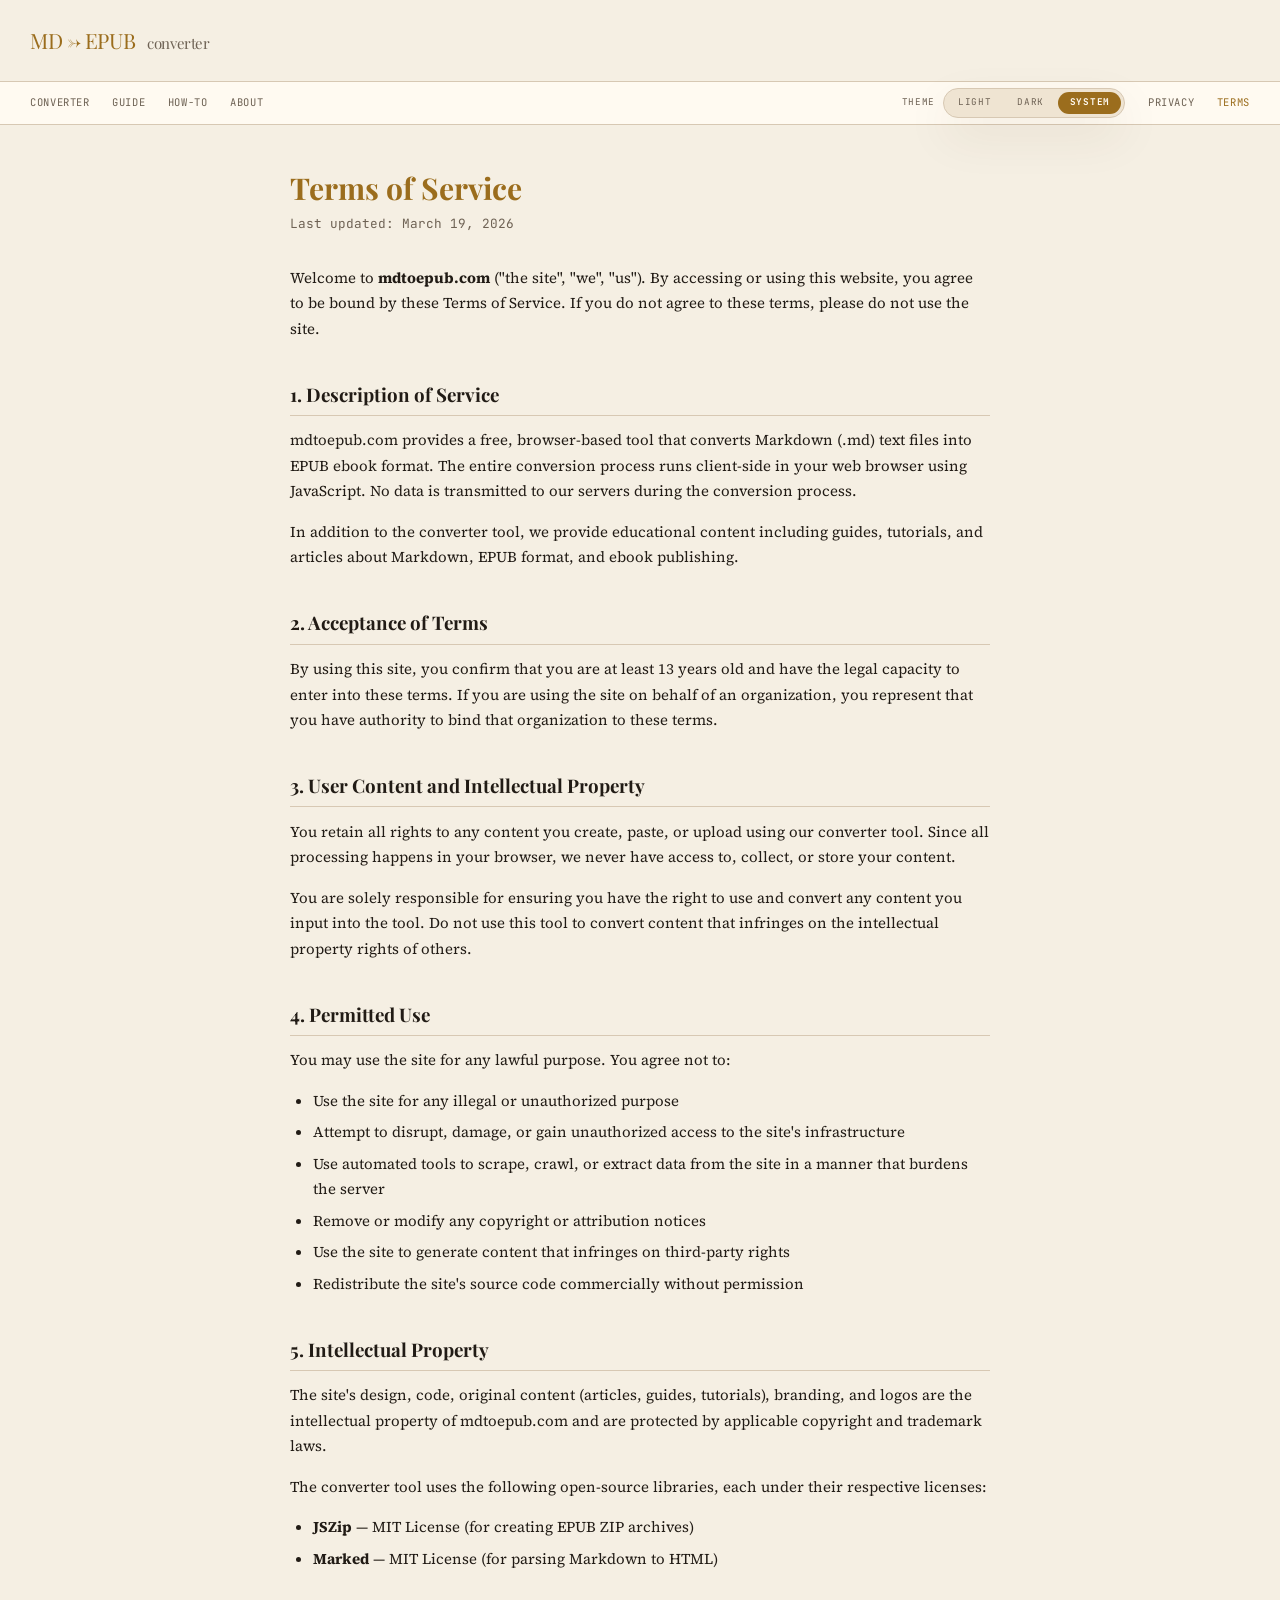
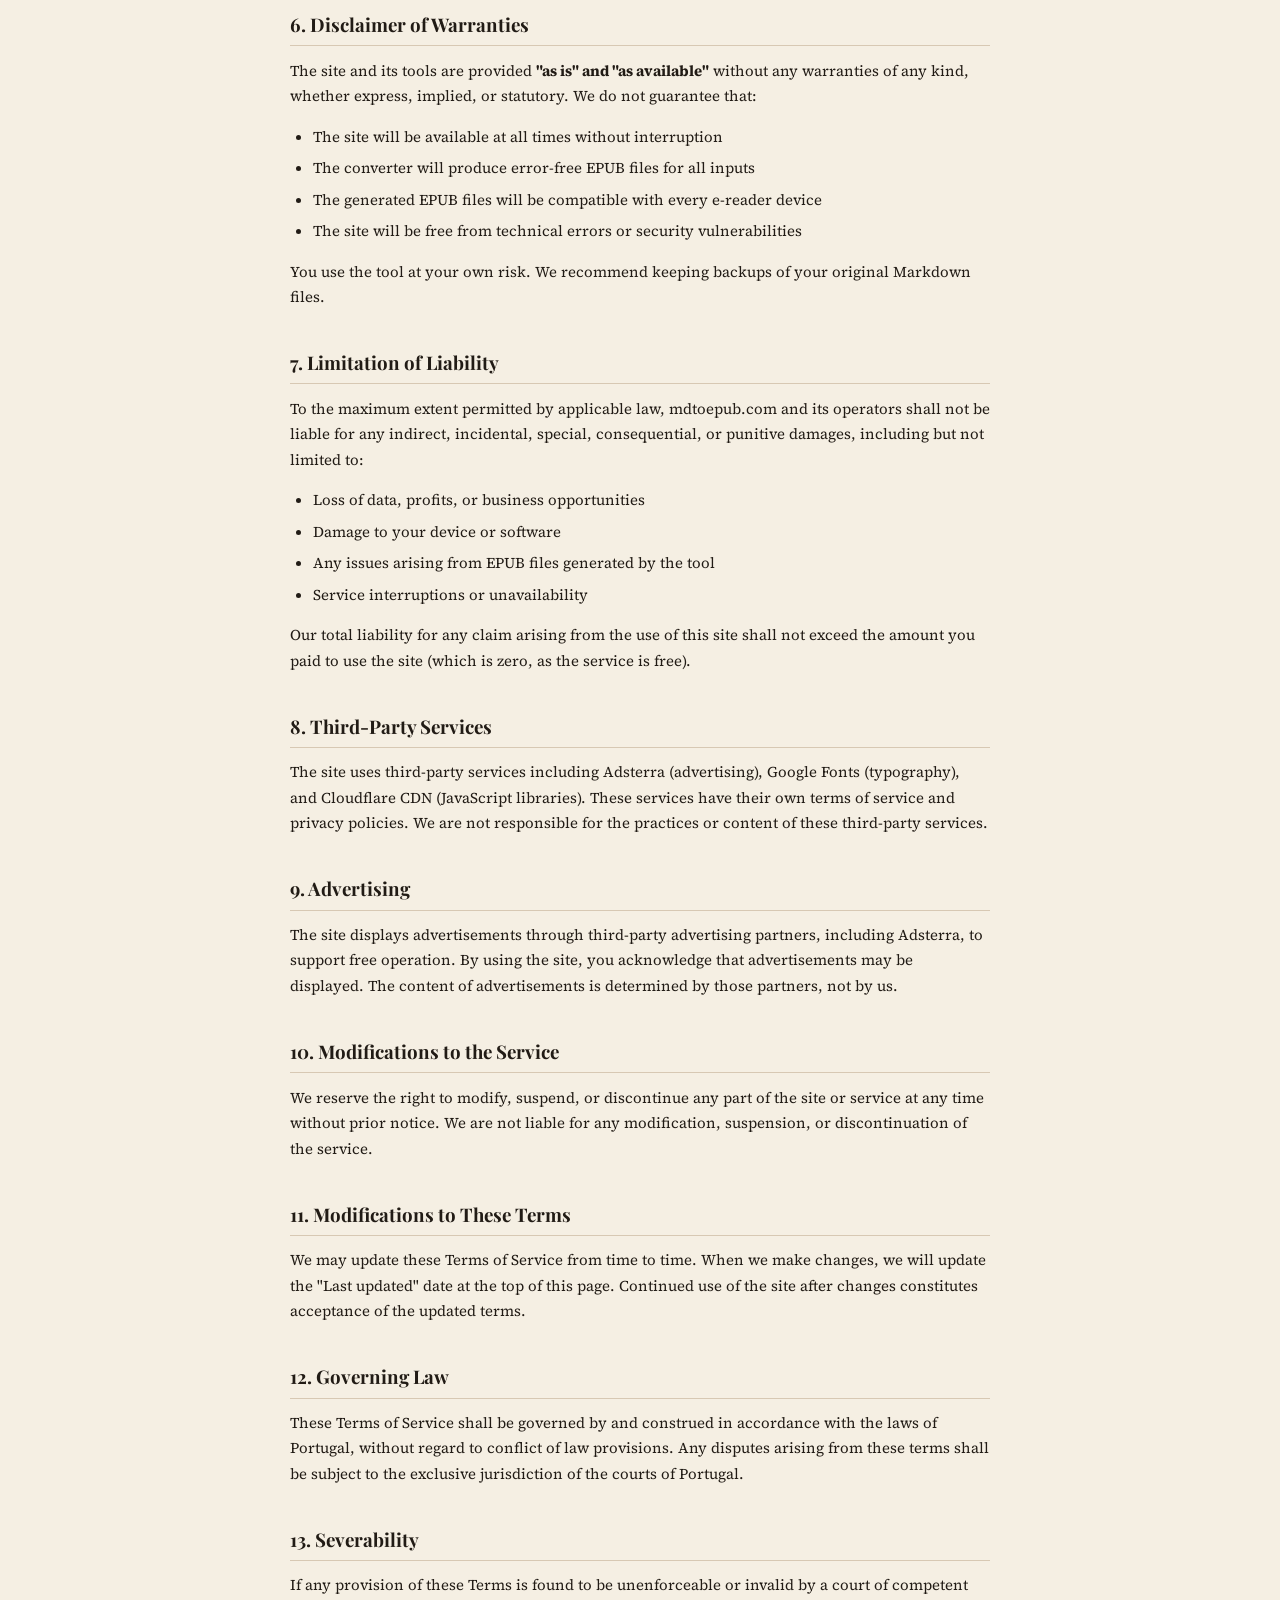
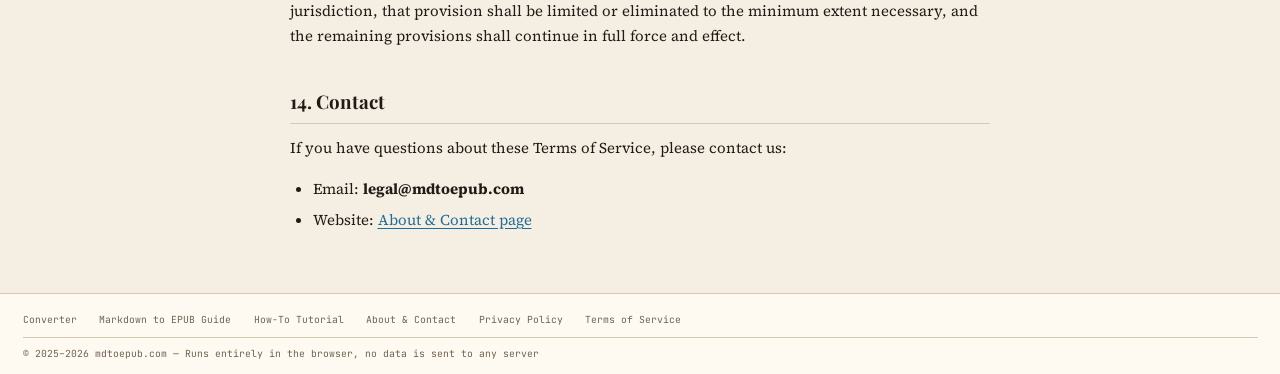
<file: terms.html>
<!doctype html>
<html lang="en">
  <head>
    <meta charset="UTF-8" />
    <meta name="viewport" content="width=device-width, initial-scale=1.0" />
    <meta name="google-adsense-account" content="ca-pub-4608381042047290" />
    <!-- Google AdSense (Auto Ads) -->
    <script
      async
      src="https://pagead2.googlesyndication.com/pagead/js/adsbygoogle.js?client=ca-pub-4608381042047290"
      crossorigin="anonymous"
    ></script>
    <title>Terms of Service — Markdown to EPUB Converter (mdtoepub.com)</title>
    <meta
      name="description"
      content="Terms of Service for mdtoepub.com — the free browser-based Markdown to EPUB converter. Read our terms, disclaimers, and usage conditions."
    />
    <meta name="robots" content="index, follow" />
    <meta name="theme-color" content="#0e0e0f" />
    <script>
      (function () {
        const key = "mdtoepub-theme";
        let preference = "system";

        try {
          const storedPreference = window.localStorage.getItem(key);
          if (
            storedPreference === "light" ||
            storedPreference === "dark" ||
            storedPreference === "system"
          ) {
            preference = storedPreference;
          }
        } catch {
          preference = "system";
        }

        const prefersDark =
          window.matchMedia &&
          window.matchMedia("(prefers-color-scheme: dark)").matches;
        const resolvedTheme =
          preference === "system"
            ? prefersDark
              ? "dark"
              : "light"
            : preference;

        document.documentElement.dataset.themePreference = preference;
        document.documentElement.dataset.theme = resolvedTheme;
      })();
    </script>
    <link rel="canonical" href="https://mdtoepub.com/terms.html" />
    <link
      rel="icon"
      type="image/svg+xml"
      href="data:image/svg+xml,%3Csvg xmlns='http://www.w3.org/2000/svg' viewBox='0 0 100 100'%3E%3Crect width='100' height='100' rx='16' fill='%230e0e0f'/%3E%3Ctext x='50' y='68' text-anchor='middle' font-family='Georgia,serif' font-size='48' font-weight='bold' fill='%23e8c97e'%3EE%3C/text%3E%3C/svg%3E"
    />
    <style>
      @import url("https://fonts.googleapis.com/css2?family=Playfair+Display:wght@400;700&family=JetBrains+Mono:wght@400;500&family=Source+Serif+4:ital,wght@0,300;0,400;1,300&display=swap");

      *,
      *::before,
      *::after {
        box-sizing: border-box;
        margin: 0;
        padding: 0;
      }

      :root {
        --bg: #0e0e0f;
        --surface: #161618;
        --surface2: #1e1e21;
        --border: #2a2a2e;
        --accent: #e8c97e;
        --accent2: #7eb8e8;
        --text: #e8e6e0;
        --muted: #7a7870;
        --radius: 6px;
      }

      html,
      body {
        background: var(--bg);
        color: var(--text);
        font-family: "Source Serif 4", serif;
        font-size: 15px;
        line-height: 1.7;
        overflow-x: hidden;
        max-width: 100vw;
      }

      .shell {
        min-height: 100vh;
        display: grid;
        grid-template-rows: auto auto auto 1fr auto;
      }

      header {
        padding: 1.5rem 2rem;
        border-bottom: 1px solid var(--border);
        display: flex;
        align-items: center;
        gap: 1rem;
      }
      .logo {
        font-family: "Playfair Display", serif;
        font-size: 1.4rem;
        letter-spacing: -0.02em;
        color: var(--accent);
        text-decoration: none;
      }
      .logo span {
        color: var(--muted);
        font-weight: 400;
        font-size: 1rem;
        margin-left: 0.5rem;
      }

      nav {
        background: var(--surface);
        border-bottom: 1px solid var(--border);
        padding: 0.4rem 2rem;
        display: flex;
        align-items: center;
        gap: 1.5rem;
        font-family: "JetBrains Mono", monospace;
        font-size: 0.7rem;
      }
      nav a {
        color: var(--muted);
        text-decoration: none;
        text-transform: uppercase;
        letter-spacing: 0.06em;
        padding: 0.3rem 0;
        transition: color 0.15s;
      }
      nav a:hover,
      nav a.active {
        color: var(--accent);
      }
      nav .nav-spacer {
        flex: 1;
      }

      .ad-banner {
        background: var(--surface);
        border-bottom: 1px solid var(--border);
        display: flex;
        align-items: center;
        justify-content: center;
        gap: 0.75rem;
        min-height: 60px;
        position: relative;
        width: 100%;
        max-width: 100%;
        min-width: 0;
        overflow: hidden;
      }
      .ad-banner .ad-slot {
        text-align: center;
        max-width: 728px;
        width: 100%;
        min-height: 50px;
        display: flex;
        align-items: center;
        justify-content: center;
        min-width: 0;
        overflow-x: auto;
        overflow-y: hidden;
        -webkit-overflow-scrolling: touch;
      }

      .ad-banner .ad-slot > * {
        flex: 0 0 auto;
      }
      .ad-banner .ad-label {
        position: absolute;
        top: 4px;
        right: 12px;
        font-family: "JetBrains Mono", monospace;
        font-size: 0.5rem;
        text-transform: uppercase;
        letter-spacing: 0.1em;
        color: var(--muted);
        opacity: 0.5;
      }

      .content {
        max-width: 760px;
        margin: 0 auto;
        padding: 3rem 2rem;
      }
      .content h1 {
        font-family: "Playfair Display", serif;
        font-size: 2rem;
        color: var(--accent);
        margin-bottom: 0.5rem;
        line-height: 1.2;
      }
      .content .subtitle {
        color: var(--muted);
        font-size: 0.85rem;
        margin-bottom: 2rem;
        font-family: "JetBrains Mono", monospace;
      }
      .content h2 {
        font-family: "Playfair Display", serif;
        font-size: 1.25rem;
        color: var(--text);
        margin-top: 2.5rem;
        margin-bottom: 0.75rem;
        padding-bottom: 0.3rem;
        border-bottom: 1px solid var(--border);
      }
      .content h3 {
        font-size: 1.05rem;
        color: var(--accent2);
        margin-top: 1.5rem;
        margin-bottom: 0.5rem;
      }
      .content p {
        margin-bottom: 1rem;
        color: var(--text);
      }
      .content ul,
      .content ol {
        padding-left: 1.5em;
        margin-bottom: 1rem;
      }
      .content li {
        margin-bottom: 0.4rem;
      }
      .content a {
        color: var(--accent2);
        text-decoration: underline;
        text-underline-offset: 3px;
      }
      .content strong {
        color: var(--text);
      }

      footer {
        padding: 1.2rem 1.5rem 0.8rem;
        border-top: 1px solid var(--border);
        background: var(--surface);
        font-family: "JetBrains Mono", monospace;
        font-size: 0.65rem;
        color: var(--muted);
        display: flex;
        flex-direction: column;
        gap: 0.6rem;
      }
      .footer-top {
        display: flex;
        justify-content: space-between;
        align-items: center;
      }
      .footer-links {
        display: flex;
        gap: 1.5rem;
        flex-wrap: wrap;
      }
      .footer-links a {
        color: var(--muted);
        text-decoration: none;
        transition: color 0.15s;
      }
      .footer-links a:hover {
        color: var(--accent);
      }
      .footer-bottom {
        display: flex;
        justify-content: space-between;
        align-items: center;
        padding-top: 0.5rem;
        border-top: 1px solid var(--border);
      }

      ::-webkit-scrollbar {
        width: 5px;
      }
      ::-webkit-scrollbar-track {
        background: transparent;
      }
      ::-webkit-scrollbar-thumb {
        background: var(--border);
        border-radius: 10px;
      }

      /* — Mobile Responsive — */
      @media (max-width: 768px) {
        header {
          padding: 1rem 1rem;
        }
        .logo {
          font-size: 1.15rem;
        }
        .logo span {
          font-size: 0.8rem;
          margin-left: 0.3rem;
        }
        nav {
          padding: 0.4rem 1rem;
          gap: 0.75rem;
          overflow-x: auto;
          -webkit-overflow-scrolling: touch;
          white-space: nowrap;
          scrollbar-width: none;
        }
        nav::-webkit-scrollbar {
          display: none;
        }
        .ad-banner {
          padding: 0.4rem 0.5rem;
          min-height: 50px;
        }
        .ad-banner .ad-slot {
          max-width: 100%;
        }
        .content {
          padding: 2rem 1rem;
        }
        .content h1 {
          font-size: 1.5rem;
        }
        .content h2 {
          font-size: 1.1rem;
          margin-top: 2rem;
        }
        footer {
          padding: 1rem 1rem 0.6rem;
        }
        .footer-top {
          flex-direction: column;
          align-items: flex-start;
          gap: 0.4rem;
        }
        .footer-links {
          gap: 0.75rem;
          flex-wrap: wrap;
        }
        .footer-bottom {
          flex-direction: column;
          align-items: flex-start;
          gap: 0.3rem;
          font-size: 0.6rem;
        }
      }

      @media (max-width: 480px) {
        header {
          padding: 0.75rem 0.75rem;
        }
        .logo {
          font-size: 1rem;
        }
        nav {
          padding: 0.35rem 0.75rem;
          gap: 0.6rem;
          font-size: 0.6rem;
        }
        .content {
          padding: 1.5rem 0.75rem;
        }
        .content h1 {
          font-size: 1.25rem;
        }
      }
    </style>
    <link rel="stylesheet" href="assets/theme.css" />
  </head>
  <body>
    <div class="shell">
      <header>
        <a href="/" class="logo">MD → EPUB <span>converter</span></a>
      </header>

      <nav>
        <a href="/">Converter</a>
        <a href="/guide.html">Guide</a>
        <a href="/how-to.html">How-To</a>
        <a href="/about.html">About</a>
        <span class="nav-spacer"></span>
        <a href="/privacy.html">Privacy</a>
        <a href="/terms.html" class="active">Terms</a>
      </nav>

      <div class="content">
        <h1>Terms of Service</h1>
        <p class="subtitle">Last updated: March 19, 2026</p>

        <p>
          Welcome to <strong>mdtoepub.com</strong> ("the site", "we", "us"). By
          accessing or using this website, you agree to be bound by these Terms
          of Service. If you do not agree to these terms, please do not use the
          site.
        </p>

        <h2>1. Description of Service</h2>
        <p>
          mdtoepub.com provides a free, browser-based tool that converts
          Markdown (.md) text files into EPUB ebook format. The entire
          conversion process runs client-side in your web browser using
          JavaScript. No data is transmitted to our servers during the
          conversion process.
        </p>
        <p>
          In addition to the converter tool, we provide educational content
          including guides, tutorials, and articles about Markdown, EPUB format,
          and ebook publishing.
        </p>

        <h2>2. Acceptance of Terms</h2>
        <p>
          By using this site, you confirm that you are at least 13 years old and
          have the legal capacity to enter into these terms. If you are using
          the site on behalf of an organization, you represent that you have
          authority to bind that organization to these terms.
        </p>

        <h2>3. User Content and Intellectual Property</h2>
        <p>
          You retain all rights to any content you create, paste, or upload
          using our converter tool. Since all processing happens in your
          browser, we never have access to, collect, or store your content.
        </p>
        <p>
          You are solely responsible for ensuring you have the right to use and
          convert any content you input into the tool. Do not use this tool to
          convert content that infringes on the intellectual property rights of
          others.
        </p>

        <h2>4. Permitted Use</h2>
        <p>You may use the site for any lawful purpose. You agree not to:</p>
        <ul>
          <li>Use the site for any illegal or unauthorized purpose</li>
          <li>
            Attempt to disrupt, damage, or gain unauthorized access to the
            site's infrastructure
          </li>
          <li>
            Use automated tools to scrape, crawl, or extract data from the site
            in a manner that burdens the server
          </li>
          <li>Remove or modify any copyright or attribution notices</li>
          <li>
            Use the site to generate content that infringes on third-party
            rights
          </li>
          <li>
            Redistribute the site's source code commercially without permission
          </li>
        </ul>

        <h2>5. Intellectual Property</h2>
        <p>
          The site's design, code, original content (articles, guides,
          tutorials), branding, and logos are the intellectual property of
          mdtoepub.com and are protected by applicable copyright and trademark
          laws.
        </p>
        <p>
          The converter tool uses the following open-source libraries, each
          under their respective licenses:
        </p>
        <ul>
          <li>
            <strong>JSZip</strong> — MIT License (for creating EPUB ZIP
            archives)
          </li>
          <li>
            <strong>Marked</strong> — MIT License (for parsing Markdown to HTML)
          </li>
        </ul>

        <h2>6. Disclaimer of Warranties</h2>
        <p>
          The site and its tools are provided
          <strong>"as is" and "as available"</strong> without any warranties of
          any kind, whether express, implied, or statutory. We do not guarantee
          that:
        </p>
        <ul>
          <li>The site will be available at all times without interruption</li>
          <li>
            The converter will produce error-free EPUB files for all inputs
          </li>
          <li>
            The generated EPUB files will be compatible with every e-reader
            device
          </li>
          <li>
            The site will be free from technical errors or security
            vulnerabilities
          </li>
        </ul>
        <p>
          You use the tool at your own risk. We recommend keeping backups of
          your original Markdown files.
        </p>

        <h2>7. Limitation of Liability</h2>
        <p>
          To the maximum extent permitted by applicable law, mdtoepub.com and
          its operators shall not be liable for any indirect, incidental,
          special, consequential, or punitive damages, including but not limited
          to:
        </p>
        <ul>
          <li>Loss of data, profits, or business opportunities</li>
          <li>Damage to your device or software</li>
          <li>Any issues arising from EPUB files generated by the tool</li>
          <li>Service interruptions or unavailability</li>
        </ul>
        <p>
          Our total liability for any claim arising from the use of this site
          shall not exceed the amount you paid to use the site (which is zero,
          as the service is free).
        </p>

        <h2>8. Third-Party Services</h2>
        <p>
          The site uses third-party services including Adsterra (advertising),
          Google Fonts (typography), and Cloudflare CDN (JavaScript libraries).
          These services have their own terms of service and privacy policies.
          We are not responsible for the practices or content of these
          third-party services.
        </p>

        <h2>9. Advertising</h2>
        <p>
          The site displays advertisements through third-party advertising
          partners, including Adsterra, to support free operation. By using the
          site, you acknowledge that advertisements may be displayed. The
          content of advertisements is determined by those partners, not by us.
        </p>

        <h2>10. Modifications to the Service</h2>
        <p>
          We reserve the right to modify, suspend, or discontinue any part of
          the site or service at any time without prior notice. We are not
          liable for any modification, suspension, or discontinuation of the
          service.
        </p>

        <h2>11. Modifications to These Terms</h2>
        <p>
          We may update these Terms of Service from time to time. When we make
          changes, we will update the "Last updated" date at the top of this
          page. Continued use of the site after changes constitutes acceptance
          of the updated terms.
        </p>

        <h2>12. Governing Law</h2>
        <p>
          These Terms of Service shall be governed by and construed in
          accordance with the laws of Portugal, without regard to conflict of
          law provisions. Any disputes arising from these terms shall be subject
          to the exclusive jurisdiction of the courts of Portugal.
        </p>

        <h2>13. Severability</h2>
        <p>
          If any provision of these Terms is found to be unenforceable or
          invalid by a court of competent jurisdiction, that provision shall be
          limited or eliminated to the minimum extent necessary, and the
          remaining provisions shall continue in full force and effect.
        </p>

        <h2>14. Contact</h2>
        <p>
          If you have questions about these Terms of Service, please contact us:
        </p>
        <ul>
          <li>Email: <strong>legal@mdtoepub.com</strong></li>
          <li>
            Website:
            <a href="https://mdtoepub.com/about.html"
              >About &amp; Contact page</a
            >
          </li>
        </ul>
      </div>

      <footer>
        <div class="footer-top">
          <div class="footer-links">
            <a href="/">Converter</a>
            <a href="/guide.html">Markdown to EPUB Guide</a>
            <a href="/how-to.html">How-To Tutorial</a>
            <a href="/about.html">About &amp; Contact</a>
            <a href="/privacy.html">Privacy Policy</a>
            <a href="/terms.html">Terms of Service</a>
          </div>
        </div>
        <div class="footer-bottom">
          <span
            >© 2025–2026 mdtoepub.com — Runs entirely in the browser, no data is
            sent to any server</span
          >
        </div>
      </footer>
    </div>
    <script src="assets/theme.js"></script>
  </body>
</html>
</file>
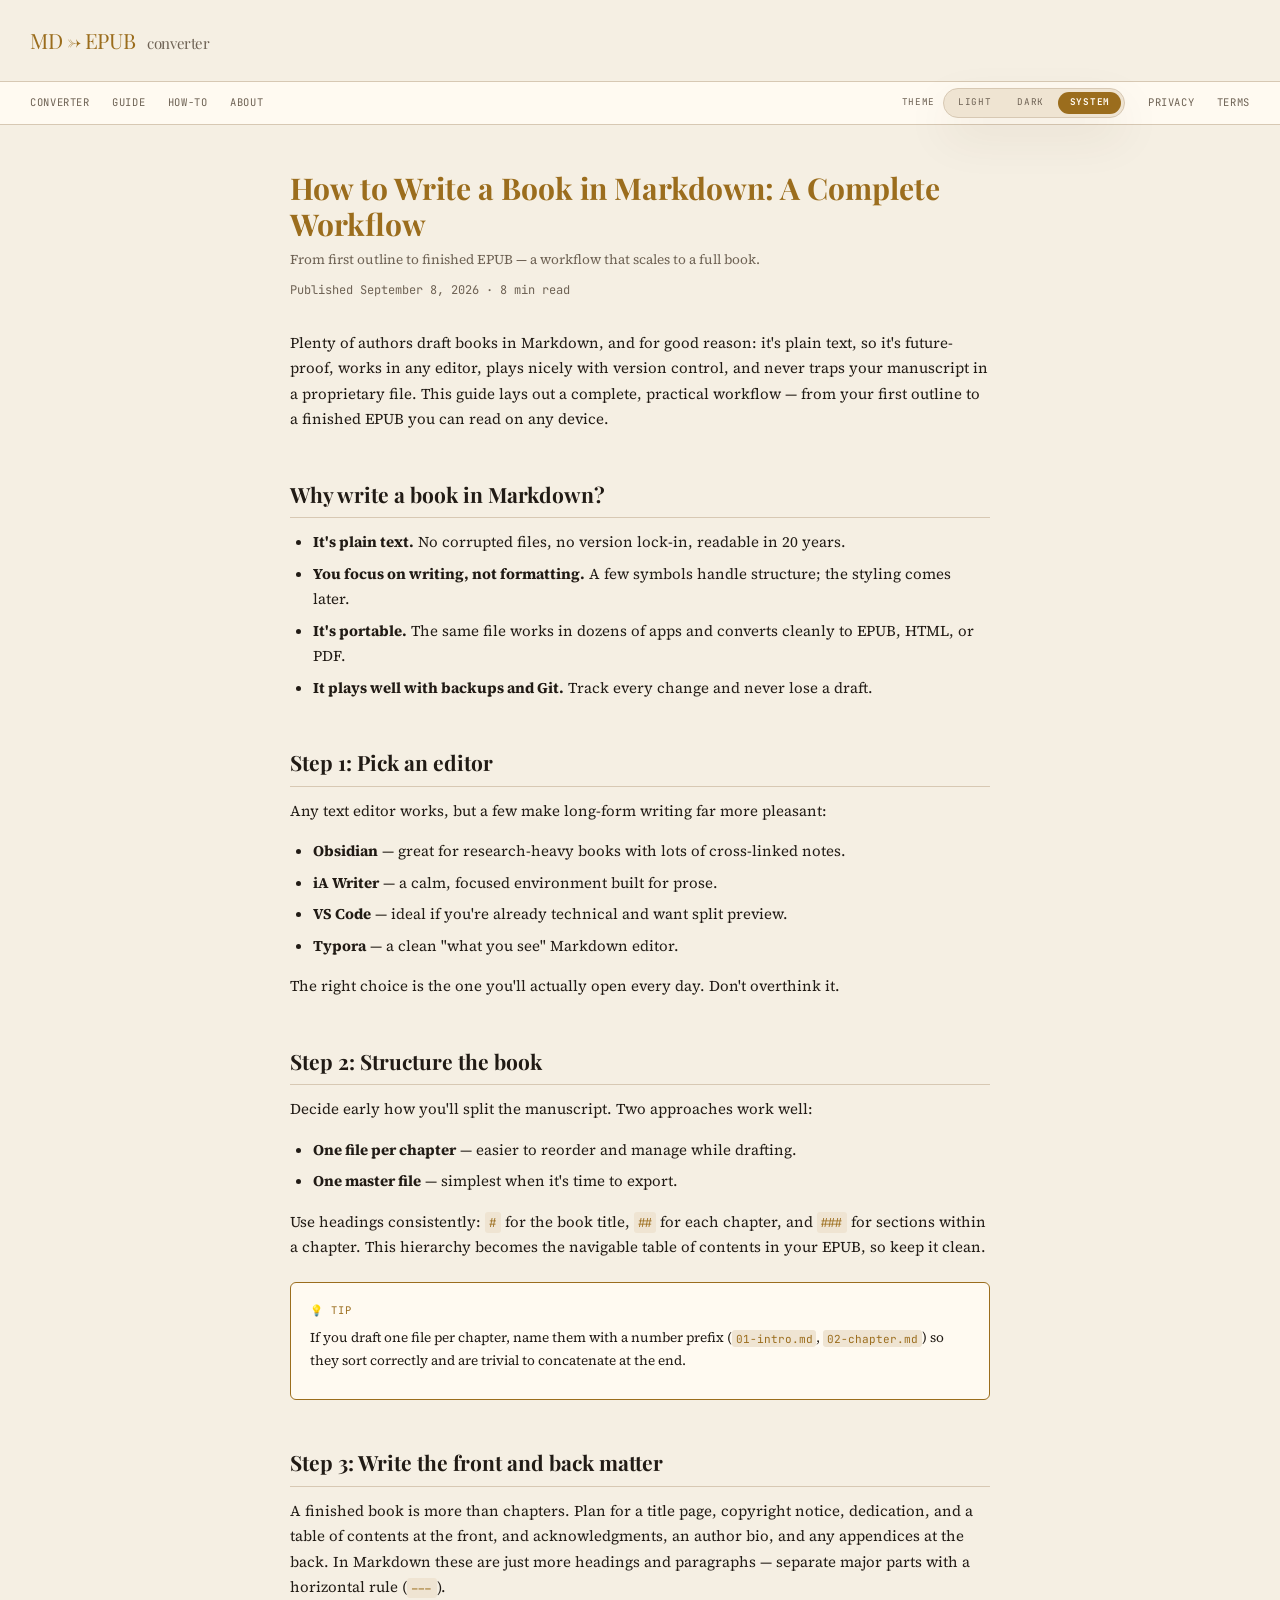
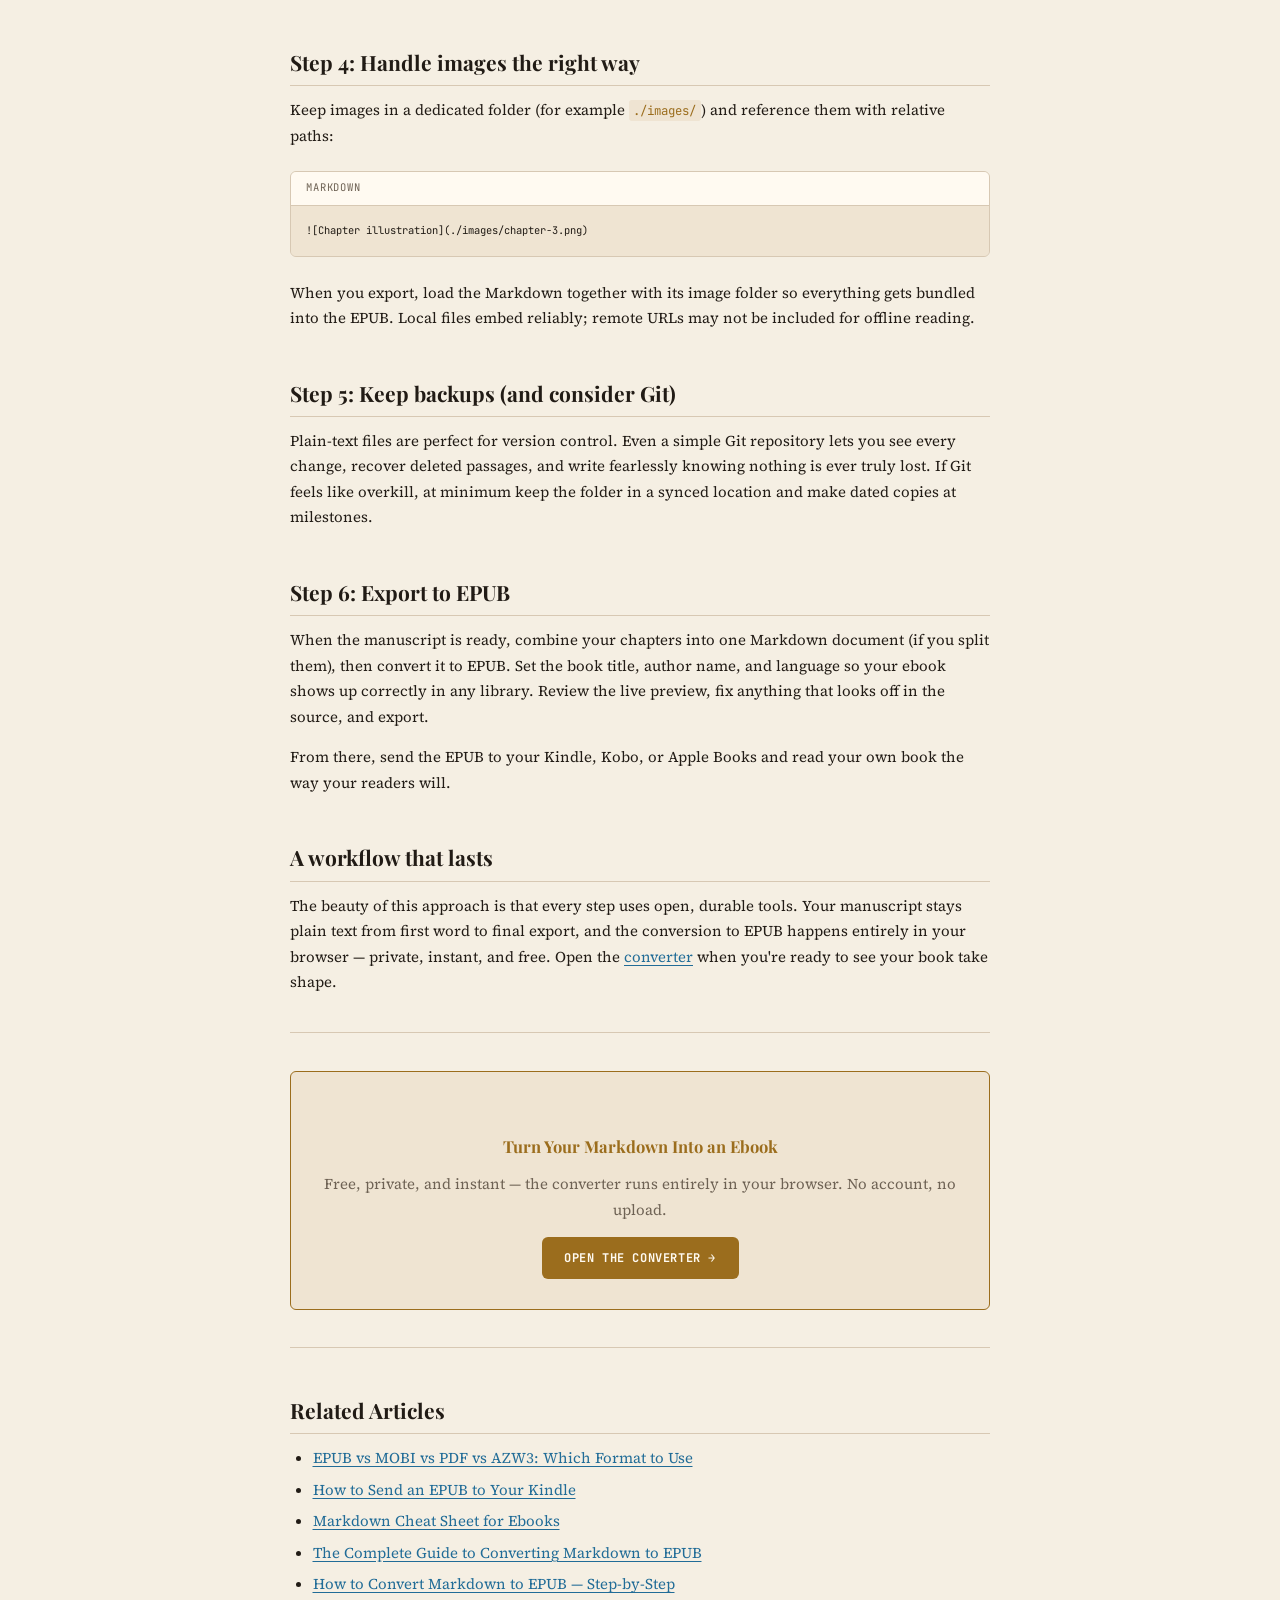
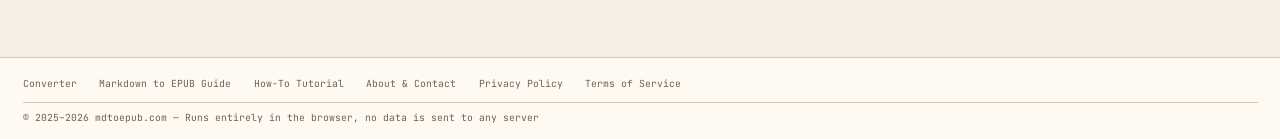
<file: write-a-book-in-markdown.html>
<!doctype html>
<html lang="en">
  <head>
    <meta charset="UTF-8" />
    <meta name="viewport" content="width=device-width, initial-scale=1.0" />
    <meta name="google-adsense-account" content="ca-pub-4608381042047290" />
    <!-- Google AdSense (Auto Ads) -->
    <script
      async
      src="https://pagead2.googlesyndication.com/pagead/js/adsbygoogle.js?client=ca-pub-4608381042047290"
      crossorigin="anonymous"
    ></script>
    <title>How to Write a Book in Markdown: A Complete Workflow</title>
    <meta
      name="description"
      content="A start-to-finish workflow for writing an entire book in Markdown — choosing an editor, structuring chapters, managing images, keeping backups, and exporting to EPUB for Kindle and other e-readers."
    />
    <meta
      name="keywords"
      content="write a book in markdown, markdown book workflow, markdown for authors, writing ebook markdown, markdown to ebook, self publish markdown"
    />
    <meta name="robots" content="index, follow" />
    <meta name="theme-color" content="#0e0e0f" />
    <script>
      (function () {
        const key = "mdtoepub-theme";
        let preference = "system";

        try {
          const storedPreference = window.localStorage.getItem(key);
          if (
            storedPreference === "light" ||
            storedPreference === "dark" ||
            storedPreference === "system"
          ) {
            preference = storedPreference;
          }
        } catch {
          preference = "system";
        }

        const prefersDark =
          window.matchMedia &&
          window.matchMedia("(prefers-color-scheme: dark)").matches;
        const resolvedTheme =
          preference === "system"
            ? prefersDark
              ? "dark"
              : "light"
            : preference;

        document.documentElement.dataset.themePreference = preference;
        document.documentElement.dataset.theme = resolvedTheme;
      })();
    </script>
    <link rel="canonical" href="https://mdtoepub.com/write-a-book-in-markdown.html" />
    <link
      rel="icon"
      type="image/svg+xml"
      href="data:image/svg+xml,%3Csvg xmlns='http://www.w3.org/2000/svg' viewBox='0 0 100 100'%3E%3Crect width='100' height='100' rx='16' fill='%230e0e0f'/%3E%3Ctext x='50' y='68' text-anchor='middle' font-family='Georgia,serif' font-size='48' font-weight='bold' fill='%23e8c97e'%3EE%3C/text%3E%3C/svg%3E"
    />
    <meta
      property="og:title"
      content="How to Write a Book in Markdown: A Complete Workflow"
    />
    <meta
      property="og:description"
      content="A complete, practical workflow for writing an entire book in Markdown and exporting it to EPUB."
    />
    <meta property="og:type" content="article" />
    <meta property="og:url" content="https://mdtoepub.com/write-a-book-in-markdown.html" />

    <!-- Structured Data: Article -->
    <script type="application/ld+json">
      {
        "@context": "https://schema.org",
        "@type": "Article",
        "headline": "How to Write a Book in Markdown: A Complete Workflow",
        "description": "A start-to-finish workflow for writing an entire book in Markdown — choosing an editor, structuring chapters, managing images, keeping backups, and exporting to EPUB for Kindle and other e-readers.",
        "url": "https://mdtoepub.com/write-a-book-in-markdown.html",
        "author": { "@type": "Organization", "name": "mdtoepub.com" },
        "publisher": { "@type": "Organization", "name": "mdtoepub.com" },
        "datePublished": "2026-09-08",
        "dateModified": "2026-09-08"
      }
    </script>

    <style>
      @import url("https://fonts.googleapis.com/css2?family=Playfair+Display:wght@400;700&family=JetBrains+Mono:wght@400;500&family=Source+Serif+4:ital,wght@0,300;0,400;1,300&display=swap");

      *,
      *::before,
      *::after {
        box-sizing: border-box;
        margin: 0;
        padding: 0;
      }

      :root {
        --bg: #0e0e0f;
        --surface: #161618;
        --surface2: #1e1e21;
        --border: #2a2a2e;
        --accent: #e8c97e;
        --accent2: #7eb8e8;
        --text: #e8e6e0;
        --muted: #7a7870;
        --success: #6ec97e;
        --radius: 6px;
      }

      html,
      body {
        background: var(--bg);
        color: var(--text);
        font-family: "Source Serif 4", serif;
        font-size: 15px;
        line-height: 1.7;
        overflow-x: hidden;
        max-width: 100vw;
      }

      .shell {
        min-height: 100vh;
        display: grid;
        grid-template-rows: auto auto auto 1fr auto;
      }

      header {
        padding: 1.5rem 2rem;
        border-bottom: 1px solid var(--border);
        display: flex;
        align-items: center;
        gap: 1rem;
      }
      .logo {
        font-family: "Playfair Display", serif;
        font-size: 1.4rem;
        letter-spacing: -0.02em;
        color: var(--accent);
        text-decoration: none;
      }
      .logo span {
        color: var(--muted);
        font-weight: 400;
        font-size: 1rem;
        margin-left: 0.5rem;
      }

      nav {
        background: var(--surface);
        border-bottom: 1px solid var(--border);
        padding: 0.4rem 2rem;
        display: flex;
        align-items: center;
        gap: 1.5rem;
        font-family: "JetBrains Mono", monospace;
        font-size: 0.7rem;
      }
      nav a {
        color: var(--muted);
        text-decoration: none;
        text-transform: uppercase;
        letter-spacing: 0.06em;
        padding: 0.3rem 0;
        transition: color 0.15s;
      }
      nav a:hover,
      nav a.active {
        color: var(--accent);
      }
      nav .nav-spacer {
        flex: 1;
      }

      .ad-banner {
        background: var(--surface);
        border-bottom: 1px solid var(--border);
        display: flex;
        align-items: center;
        justify-content: center;
        gap: 0.75rem;
        min-height: 60px;
        position: relative;
        width: 100%;
        max-width: 100%;
        min-width: 0;
        overflow: hidden;
      }
      .ad-banner .ad-slot {
        text-align: center;
        max-width: 728px;
        width: 100%;
        min-height: 50px;
        display: flex;
        align-items: center;
        justify-content: center;
        min-width: 0;
        overflow-x: auto;
        overflow-y: hidden;
        -webkit-overflow-scrolling: touch;
      }

      .ad-banner .ad-slot > * {
        flex: 0 0 auto;
      }
      .ad-banner .ad-label {
        position: absolute;
        top: 4px;
        right: 12px;
        font-family: "JetBrains Mono", monospace;
        font-size: 0.5rem;
        text-transform: uppercase;
        letter-spacing: 0.1em;
        color: var(--muted);
        opacity: 0.5;
      }

      .content {
        max-width: 760px;
        margin: 0 auto;
        padding: 3rem 2rem;
      }
      .content h1 {
        font-family: "Playfair Display", serif;
        font-size: 2rem;
        color: var(--accent);
        margin-bottom: 0.5rem;
        line-height: 1.2;
      }
      .content .subtitle {
        color: var(--muted);
        font-size: 0.9rem;
        margin-bottom: 0.5rem;
      }
      .content .meta-info {
        color: var(--muted);
        font-size: 0.8rem;
        margin-bottom: 2rem;
        font-family: "JetBrains Mono", monospace;
      }
      .content h2 {
        font-family: "Playfair Display", serif;
        font-size: 1.4rem;
        color: var(--text);
        margin-top: 3rem;
        margin-bottom: 0.75rem;
        padding-bottom: 0.3rem;
        border-bottom: 1px solid var(--border);
      }
      .content h3 {
        font-size: 1.1rem;
        color: var(--accent2);
        margin-top: 2rem;
        margin-bottom: 0.5rem;
      }
      .content p {
        margin-bottom: 1rem;
        color: var(--text);
      }
      .content ul,
      .content ol {
        padding-left: 1.5em;
        margin-bottom: 1rem;
      }
      .content li {
        margin-bottom: 0.4rem;
      }
      .content a {
        color: var(--accent2);
        text-decoration: underline;
        text-underline-offset: 3px;
      }
      .content strong {
        color: var(--text);
      }
      .content code {
        font-family: "JetBrains Mono", monospace;
        font-size: 0.82em;
        background: var(--surface2);
        padding: 0.15em 0.35em;
        border-radius: 3px;
        color: var(--accent);
      }
      .content pre {
        background: var(--surface2);
        border: 1px solid var(--border);
        border-radius: var(--radius);
        padding: 1rem;
        overflow-x: auto;
        margin: 1rem 0 1.5rem;
        font-size: 0.85rem;
        line-height: 1.6;
      }
      .content pre code {
        background: none;
        padding: 0;
        color: var(--text);
      }
      .content blockquote {
        border-left: 3px solid var(--accent);
        margin: 1.5rem 0;
        padding: 0.75rem 1.25rem;
        color: var(--muted);
        font-style: italic;
        background: var(--surface);
        border-radius: 0 var(--radius) var(--radius) 0;
      }
      .content table {
        width: 100%;
        border-collapse: collapse;
        margin: 1.5rem 0;
        font-size: 0.9rem;
      }
      .content th {
        background: var(--surface2);
        padding: 0.6em 0.75em;
        border: 1px solid var(--border);
        text-align: left;
        font-family: "JetBrains Mono", monospace;
        font-size: 0.8em;
      }
      .content td {
        padding: 0.5em 0.75em;
        border: 1px solid var(--border);
      }
      .content hr {
        border: none;
        border-top: 1px solid var(--border);
        margin: 2.5rem 0;
      }

      /* Step cards */
      .step {
        background: var(--surface);
        border: 1px solid var(--border);
        border-radius: var(--radius);
        padding: 1.5rem;
        margin: 1.5rem 0;
        position: relative;
        padding-left: 4.5rem;
      }
      .step-number {
        position: absolute;
        left: 1.25rem;
        top: 1.25rem;
        width: 2.2rem;
        height: 2.2rem;
        border-radius: 50%;
        background: var(--accent);
        color: var(--accent-contrast);
        display: flex;
        align-items: center;
        justify-content: center;
        font-family: "JetBrains Mono", monospace;
        font-weight: 700;
        font-size: 0.9rem;
      }
      .step h3 {
        font-family: "Playfair Display", serif;
        font-size: 1.1rem;
        color: var(--text);
        margin: 0 0 0.75rem;
      }
      .step p {
        font-size: 0.95rem;
        margin-bottom: 0.75rem;
      }

      .tip-box {
        background: var(--surface);
        border: 1px solid var(--accent);
        border-radius: var(--radius);
        padding: 1.25rem;
        margin: 1.5rem 0;
      }
      .tip-box .tip-label {
        font-family: "JetBrains Mono", monospace;
        font-size: 0.7rem;
        text-transform: uppercase;
        letter-spacing: 0.1em;
        color: var(--accent);
        margin-bottom: 0.5rem;
      }
      .tip-box p {
        margin-bottom: 0.5rem;
        font-size: 0.9rem;
      }

      .warning-box {
        background: var(--surface);
        border: 1px solid var(--danger);
        border-radius: var(--radius);
        padding: 1.25rem;
        margin: 1.5rem 0;
      }
      .warning-box .warning-label {
        font-family: "JetBrains Mono", monospace;
        font-size: 0.7rem;
        text-transform: uppercase;
        letter-spacing: 0.1em;
        color: var(--danger);
        margin-bottom: 0.5rem;
      }
      .warning-box p {
        margin-bottom: 0.5rem;
        font-size: 0.9rem;
      }

      .example-box {
        background: var(--surface2);
        border: 1px solid var(--border);
        border-radius: var(--radius);
        margin: 1.5rem 0;
        overflow: hidden;
      }
      .example-box .example-header {
        background: var(--surface);
        padding: 0.5rem 1rem;
        font-family: "JetBrains Mono", monospace;
        font-size: 0.7rem;
        text-transform: uppercase;
        letter-spacing: 0.08em;
        color: var(--muted);
        border-bottom: 1px solid var(--border);
      }
      .example-box pre {
        margin: 0;
        border: none;
        border-radius: 0;
      }

      .cta-box {
        background: var(--surface2);
        border: 1px solid var(--accent);
        border-radius: var(--radius);
        padding: 2rem;
        margin: 2rem 0;
        text-align: center;
      }
      .cta-box h3 {
        color: var(--accent);
        margin-bottom: 0.75rem;
        font-family: "Playfair Display", serif;
      }
      .cta-box p {
        color: var(--muted);
        margin-bottom: 1rem;
      }
      .cta-box a.btn {
        display: inline-block;
        background: var(--accent);
        color: var(--accent-contrast);
        padding: 0.7rem 1.5rem;
        border-radius: var(--radius);
        font-family: "JetBrains Mono", monospace;
        font-size: 0.8rem;
        text-transform: uppercase;
        letter-spacing: 0.05em;
        text-decoration: none;
        font-weight: 700;
      }
      .cta-box a.btn:hover {
        filter: brightness(1.1);
      }

      .ad-mid {
        background: var(--surface);
        border: 1px solid var(--border);
        border-radius: var(--radius);
        padding: 0.75rem;
        margin: 2rem 0;
        text-align: center;
        position: relative;
      }
      .ad-mid .ad-label {
        position: absolute;
        top: 4px;
        right: 8px;
        font-family: "JetBrains Mono", monospace;
        font-size: 0.45rem;
        text-transform: uppercase;
        letter-spacing: 0.1em;
        color: var(--muted);
        opacity: 0.5;
      }

      footer {
        padding: 1.2rem 1.5rem 0.8rem;
        border-top: 1px solid var(--border);
        background: var(--surface);
        font-family: "JetBrains Mono", monospace;
        font-size: 0.65rem;
        color: var(--muted);
        display: flex;
        flex-direction: column;
        gap: 0.6rem;
      }
      .footer-top {
        display: flex;
        justify-content: space-between;
        align-items: center;
      }
      .footer-links {
        display: flex;
        gap: 1.5rem;
        flex-wrap: wrap;
      }
      .footer-links a {
        color: var(--muted);
        text-decoration: none;
        transition: color 0.15s;
      }
      .footer-links a:hover {
        color: var(--accent);
      }
      .footer-bottom {
        display: flex;
        justify-content: space-between;
        align-items: center;
        padding-top: 0.5rem;
        border-top: 1px solid var(--border);
      }

      ::-webkit-scrollbar {
        width: 5px;
      }
      ::-webkit-scrollbar-track {
        background: transparent;
      }
      ::-webkit-scrollbar-thumb {
        background: var(--border);
        border-radius: 10px;
      }

      /* — Mobile Responsive — */
      @media (max-width: 768px) {
        header {
          padding: 1rem 1rem;
        }
        .logo {
          font-size: 1.15rem;
        }
        .logo span {
          font-size: 0.8rem;
          margin-left: 0.3rem;
        }
        nav {
          padding: 0.4rem 1rem;
          gap: 0.75rem;
          overflow-x: auto;
          -webkit-overflow-scrolling: touch;
          white-space: nowrap;
          scrollbar-width: none;
        }
        nav::-webkit-scrollbar {
          display: none;
        }
        .ad-banner {
          padding: 0.4rem 0.5rem;
          min-height: 50px;
        }
        .ad-banner .ad-slot {
          max-width: 100%;
        }
        .content {
          padding: 2rem 1rem;
        }
        .content h1 {
          font-size: 1.5rem;
        }
        .content h2 {
          font-size: 1.2rem;
          margin-top: 2rem;
        }
        .step {
          padding: 1.25rem;
          padding-left: 4rem;
        }
        .step-number {
          left: 1rem;
          top: 1rem;
          width: 2rem;
          height: 2rem;
          font-size: 0.8rem;
        }
        .content pre {
          font-size: 0.78rem;
          padding: 0.75rem;
        }
        .tip-box {
          padding: 1rem;
        }
        .cta-box {
          padding: 1rem;
        }
        footer {
          padding: 1rem 1rem 0.6rem;
        }
        .footer-top {
          flex-direction: column;
          align-items: flex-start;
          gap: 0.4rem;
        }
        .footer-links {
          gap: 0.75rem;
          flex-wrap: wrap;
        }
        .footer-bottom {
          flex-direction: column;
          align-items: flex-start;
          gap: 0.3rem;
          font-size: 0.6rem;
        }
      }

      @media (max-width: 480px) {
        header {
          padding: 0.75rem 0.75rem;
        }
        .logo {
          font-size: 1rem;
        }
        nav {
          padding: 0.35rem 0.75rem;
          gap: 0.6rem;
          font-size: 0.6rem;
        }
        .content {
          padding: 1.5rem 0.75rem;
        }
        .content h1 {
          font-size: 1.25rem;
        }
        .step {
          padding: 1rem;
          padding-left: 3.5rem;
        }
      }
    </style>
    <link rel="stylesheet" href="assets/theme.css" />
  </head>
  <body>
    <div class="shell">
      <header>
        <a href="/" class="logo">MD → EPUB <span>converter</span></a>
      </header>

      <nav>
        <a href="/">Converter</a>
        <a href="/guide.html">Guide</a>
        <a href="/how-to.html">How-To</a>
        <a href="/about.html">About</a>
        <span class="nav-spacer"></span>
        <a href="/privacy.html">Privacy</a>
        <a href="/terms.html">Terms</a>
      </nav>

      <div class="content">
        <h1>How to Write a Book in Markdown: A Complete Workflow</h1>
        <p class="subtitle">From first outline to finished EPUB — a workflow that scales to a full book.</p>
        <p class="meta-info">Published September 8, 2026 · 8 min read</p>

        <p>
          Plenty of authors draft books in Markdown, and for good reason: it's
          plain text, so it's future-proof, works in any editor, plays nicely
          with version control, and never traps your manuscript in a proprietary
          file. This guide lays out a complete, practical workflow — from your
          first outline to a finished EPUB you can read on any device.
        </p>

        <h2>Why write a book in Markdown?</h2>
        <ul>
          <li><strong>It's plain text.</strong> No corrupted files, no version lock-in, readable in 20 years.</li>
          <li><strong>You focus on writing, not formatting.</strong> A few symbols handle structure; the styling comes later.</li>
          <li><strong>It's portable.</strong> The same file works in dozens of apps and converts cleanly to EPUB, HTML, or PDF.</li>
          <li><strong>It plays well with backups and Git.</strong> Track every change and never lose a draft.</li>
        </ul>

        <h2>Step 1: Pick an editor</h2>
        <p>
          Any text editor works, but a few make long-form writing far more
          pleasant:
        </p>
        <ul>
          <li><strong>Obsidian</strong> — great for research-heavy books with lots of cross-linked notes.</li>
          <li><strong>iA Writer</strong> — a calm, focused environment built for prose.</li>
          <li><strong>VS Code</strong> — ideal if you're already technical and want split preview.</li>
          <li><strong>Typora</strong> — a clean "what you see" Markdown editor.</li>
        </ul>
        <p>
          The right choice is the one you'll actually open every day. Don't
          overthink it.
        </p>

        <h2>Step 2: Structure the book</h2>
        <p>
          Decide early how you'll split the manuscript. Two approaches work well:
        </p>
        <ul>
          <li><strong>One file per chapter</strong> — easier to reorder and manage while drafting.</li>
          <li><strong>One master file</strong> — simplest when it's time to export.</li>
        </ul>
        <p>
          Use headings consistently: <code>#</code> for the book title,
          <code>##</code> for each chapter, and <code>###</code> for sections
          within a chapter. This hierarchy becomes the navigable table of
          contents in your EPUB, so keep it clean.
        </p>
        <div class="tip-box">
          <div class="tip-label">💡 Tip</div>
          <p>
            If you draft one file per chapter, name them with a number prefix
            (<code>01-intro.md</code>, <code>02-chapter.md</code>) so they sort
            correctly and are trivial to concatenate at the end.
          </p>
        </div>

        <h2>Step 3: Write the front and back matter</h2>
        <p>
          A finished book is more than chapters. Plan for a title page, copyright
          notice, dedication, and a table of contents at the front, and
          acknowledgments, an author bio, and any appendices at the back. In
          Markdown these are just more headings and paragraphs — separate major
          parts with a horizontal rule (<code>---</code>).
        </p>

        <h2>Step 4: Handle images the right way</h2>
        <p>
          Keep images in a dedicated folder (for example <code>./images/</code>)
          and reference them with relative paths:
        </p>
        <div class="example-box">
          <div class="example-header">Markdown</div>
          <pre><code>![Chapter illustration](./images/chapter-3.png)</code></pre>
        </div>
        <p>
          When you export, load the Markdown together with its image folder so
          everything gets bundled into the EPUB. Local files embed reliably;
          remote URLs may not be included for offline reading.
        </p>

        <h2>Step 5: Keep backups (and consider Git)</h2>
        <p>
          Plain-text files are perfect for version control. Even a simple Git
          repository lets you see every change, recover deleted passages, and
          write fearlessly knowing nothing is ever truly lost. If Git feels like
          overkill, at minimum keep the folder in a synced location and make
          dated copies at milestones.
        </p>

        <h2>Step 6: Export to EPUB</h2>
        <p>
          When the manuscript is ready, combine your chapters into one Markdown
          document (if you split them), then convert it to EPUB. Set the book
          title, author name, and language so your ebook shows up correctly in
          any library. Review the live preview, fix anything that looks off in
          the source, and export.
        </p>
        <p>
          From there, send the EPUB to your Kindle, Kobo, or Apple Books and read
          your own book the way your readers will.
        </p>

        <h2>A workflow that lasts</h2>
        <p>
          The beauty of this approach is that every step uses open, durable
          tools. Your manuscript stays plain text from first word to final
          export, and the conversion to EPUB happens entirely in your browser —
          private, instant, and free. Open the <a href="/">converter</a> when
          you're ready to see your book take shape.
        </p>

        <hr />
        <div class="cta-box">
          <h3>Turn Your Markdown Into an Ebook</h3>
          <p>
            Free, private, and instant — the converter runs entirely in your
            browser. No account, no upload.
          </p>
          <a href="/" class="btn">Open the Converter →</a>
        </div>
        <hr />
        <h2>Related Articles</h2>
        <ul>
          <li><a href="/epub-vs-mobi-vs-pdf.html">EPUB vs MOBI vs PDF vs AZW3: Which Format to Use</a></li>
          <li><a href="/send-epub-to-kindle.html">How to Send an EPUB to Your Kindle</a></li>
          <li><a href="/markdown-cheat-sheet.html">Markdown Cheat Sheet for Ebooks</a></li>
          <li><a href="/guide.html">The Complete Guide to Converting Markdown to EPUB</a></li>
          <li><a href="/how-to.html">How to Convert Markdown to EPUB — Step-by-Step</a></li>
        </ul>
      </div>

      <footer>
        <div class="footer-top">
          <div class="footer-links">
            <a href="/">Converter</a>
            <a href="/guide.html">Markdown to EPUB Guide</a>
            <a href="/how-to.html">How-To Tutorial</a>
            <a href="/about.html">About &amp; Contact</a>
            <a href="/privacy.html">Privacy Policy</a>
            <a href="/terms.html">Terms of Service</a>
          </div>
        </div>
        <div class="footer-bottom">
          <span
            >© 2025–2026 mdtoepub.com — Runs entirely in the browser, no data is
            sent to any server</span
          >
        </div>
      </footer>
    </div>
    <script src="assets/theme.js"></script>
  </body>
</html>
</file>
<file: assets/theme.css>
:root {
  --theme-color-dark: #0e0e0f;
  --theme-color-light: #f5efe3;
  --accent-contrast: #0e0e0f;
  --focus-ring: rgba(126, 184, 232, 0.35);
  --danger: #e87e7e;
  --danger-border: #8f4c4c;
  --danger-surface: rgba(232, 126, 126, 0.08);
  --shadow-soft: 0 18px 48px rgba(14, 14, 15, 0.12);
  color-scheme: dark;
}

:root[data-theme="light"] {
  --bg: #f5efe3;
  --surface: #fffaf1;
  --surface2: #efe4d2;
  --border: #d7c8b3;
  --accent: #9b6d1d;
  --accent2: #216c97;
  --accent-contrast: #fffaf1;
  --text: #211b15;
  --muted: #6e6254;
  --success: #2f7b49;
  --danger: #b44949;
  --danger-border: #d7a6a6;
  --danger-surface: rgba(180, 73, 73, 0.1);
  --focus-ring: rgba(33, 108, 151, 0.18);
  --shadow-soft: 0 18px 48px rgba(71, 53, 20, 0.08);
  color-scheme: light;
}

html {
  background: var(--bg);
}

body {
  transition: background-color 0.2s ease, color 0.2s ease;
}

a,
button,
input,
select,
textarea,
summary {
  transition:
    color 0.15s ease,
    background-color 0.15s ease,
    border-color 0.15s ease,
    box-shadow 0.15s ease,
    transform 0.15s ease;
}

a:focus-visible,
button:focus-visible,
input:focus-visible,
select:focus-visible,
textarea:focus-visible,
summary:focus-visible,
.theme-toggle:focus-visible,
.theme-toggle-option:focus-visible {
  outline: none;
  box-shadow: 0 0 0 3px var(--focus-ring);
}
.theme-controls {
  display: inline-flex;
  align-items: center;
  gap: 0.5rem;
  margin-left: auto;
  min-width: 0;
  flex-shrink: 0;
}

.theme-controls-label {
  font-family: "JetBrains Mono", monospace;
  font-size: 0.62rem;
  letter-spacing: 0.08em;
  text-transform: uppercase;
  color: var(--muted);
}

.nav-menu-toggle {
  display: none;
  align-items: center;
  justify-content: center;
  gap: 0.45rem;
  margin-left: auto;
  padding: 0.45rem 0.75rem;
  border: 1px solid var(--border);
  border-radius: 999px;
  background: var(--surface2);
  color: var(--text);
  font-family: "JetBrains Mono", monospace;
  font-size: 0.62rem;
  line-height: 1;
  text-transform: uppercase;
  letter-spacing: 0.08em;
  cursor: pointer;
}

.nav-menu-toggle-line {
  display: block;
  width: 0.85rem;
  height: 1px;
  background: currentColor;
  box-shadow: 0 4px 0 currentColor, 0 -4px 0 currentColor;
}

.theme-toggle {
  display: inline-flex;
  align-items: center;
  flex-wrap: nowrap;
  gap: 0.2rem;
  padding: 0.2rem;
  border: 1px solid var(--border);
  border-radius: 999px;
  background: var(--surface2);
  box-shadow: var(--shadow-soft);
}

.theme-toggle-option {
  appearance: none;
  border: 0;
  background: transparent;
  color: var(--muted);
  padding: 0.42rem 0.75rem;
  border-radius: 999px;
  font-family: "JetBrains Mono", monospace;
  font-size: 0.62rem;
  line-height: 1;
  text-transform: uppercase;
  letter-spacing: 0.08em;
  cursor: pointer;
}

.theme-toggle-option[aria-pressed="true"] {
  background: var(--accent);
  color: var(--accent-contrast);
  font-weight: 700;
}

.theme-toggle-option:hover {
  color: var(--text);
}

@media (max-width: 920px) {
  .theme-controls {
    gap: 0.35rem;
  }

  .theme-toggle {
    padding: 0.15rem;
  }

  .theme-toggle-option {
    padding: 0.38rem 0.58rem;
    font-size: 0.58rem;
  }
}

@media (max-width: 768px) {
  nav {
    align-items: center;
    flex-wrap: wrap;
    overflow: visible;
    white-space: normal;
    gap: 0.5rem 0.75rem;
  }

  .nav-menu-toggle {
    display: inline-flex;
    margin-left: 0;
    order: 1;
  }

  nav > a,
  nav > .nav-spacer {
    display: none;
  }

  nav > .theme-controls {
    display: inline-flex;
    margin-left: auto;
    order: 2;
    max-width: 100%;
  }

  nav.nav-open > a {
    display: block;
    width: 100%;
    padding: 0.15rem 0;
    order: 3;
  }

  .theme-controls {
    margin-left: auto;
    flex: 0 0 auto;
  }

  .theme-controls-label {
    display: none;
  }

  .theme-toggle-option {
    padding: 0.34rem 0.52rem;
    font-size: 0.56rem;
  }
}

@media (max-width: 640px) {
  .theme-controls {
    gap: 0.25rem;
  }

  .theme-toggle {
    padding: 0.12rem;
  }

  .theme-toggle-option {
    padding: 0.32rem 0.46rem;
    font-size: 0.52rem;
  }
}

@media (prefers-reduced-motion: reduce) {
  body,
  a,
  button,
  input,
  select,
  textarea,
  summary {
    transition: none;
  }
}
</file>
